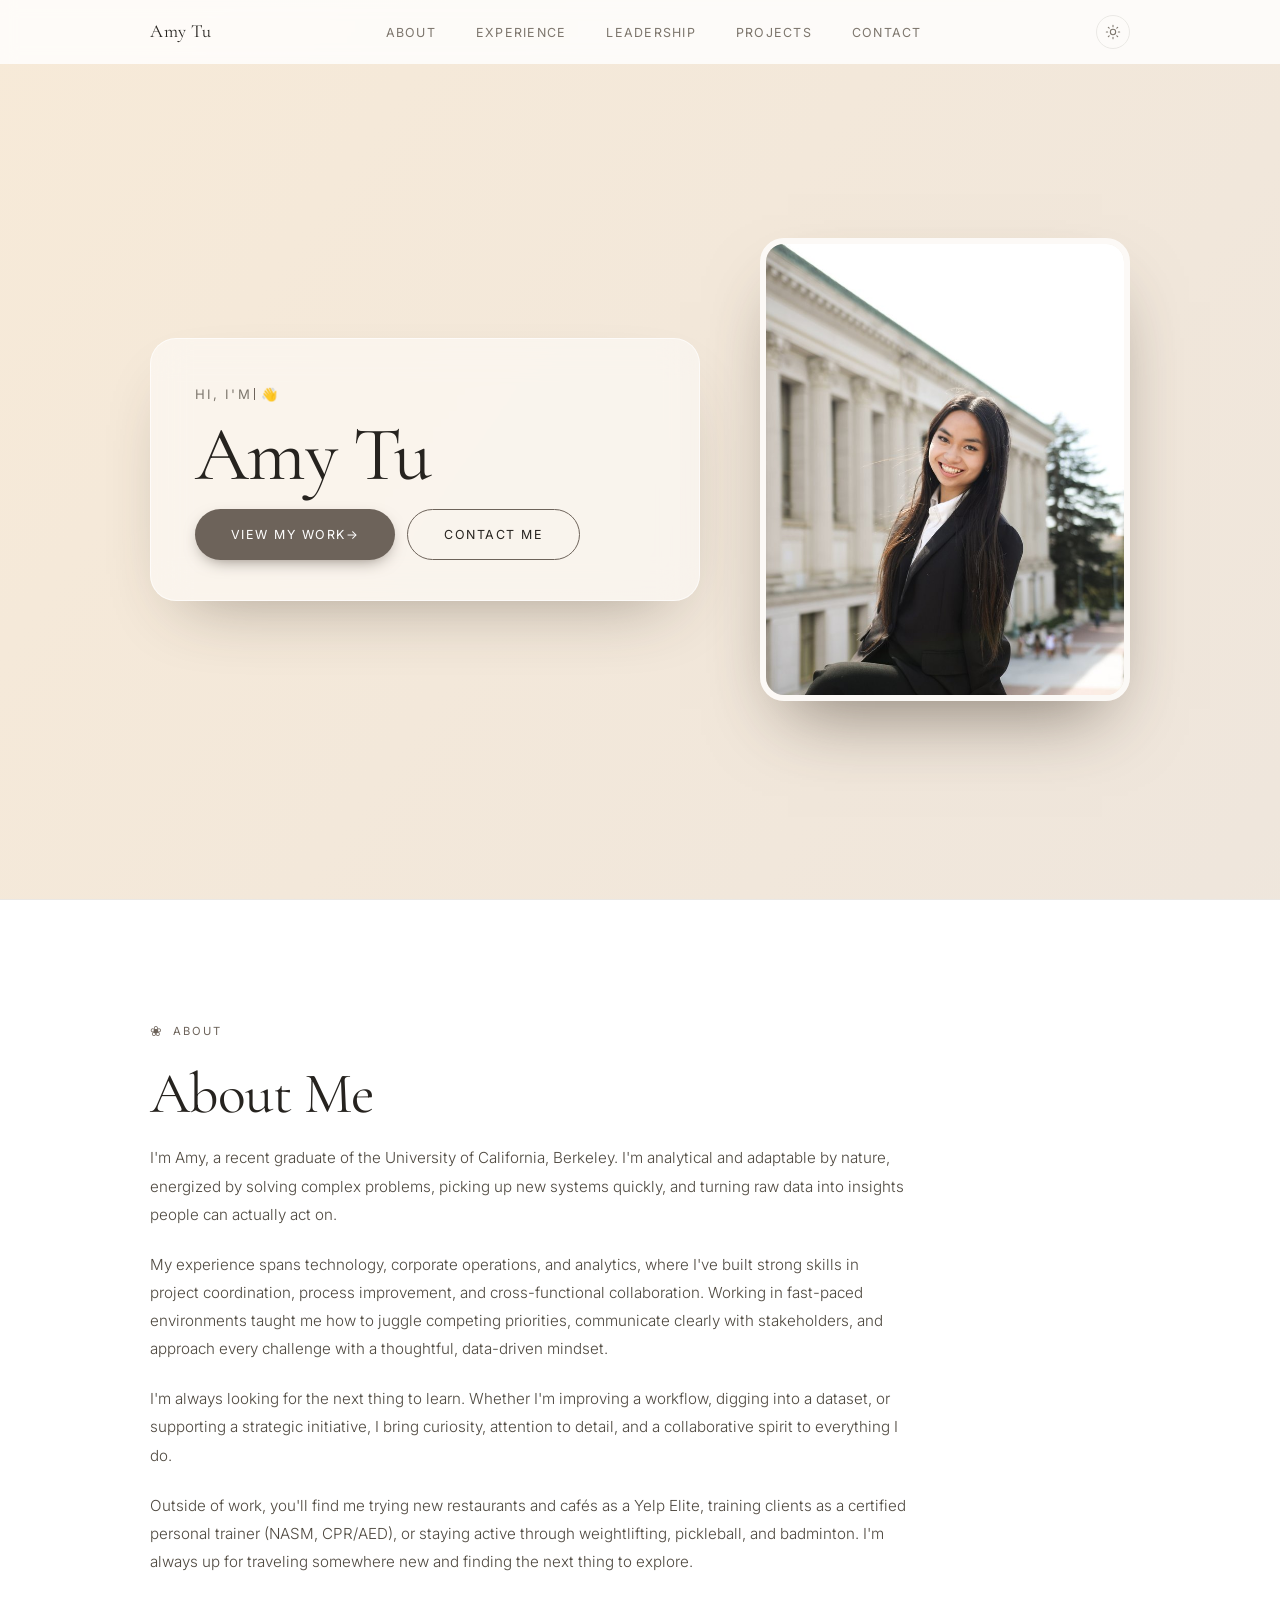
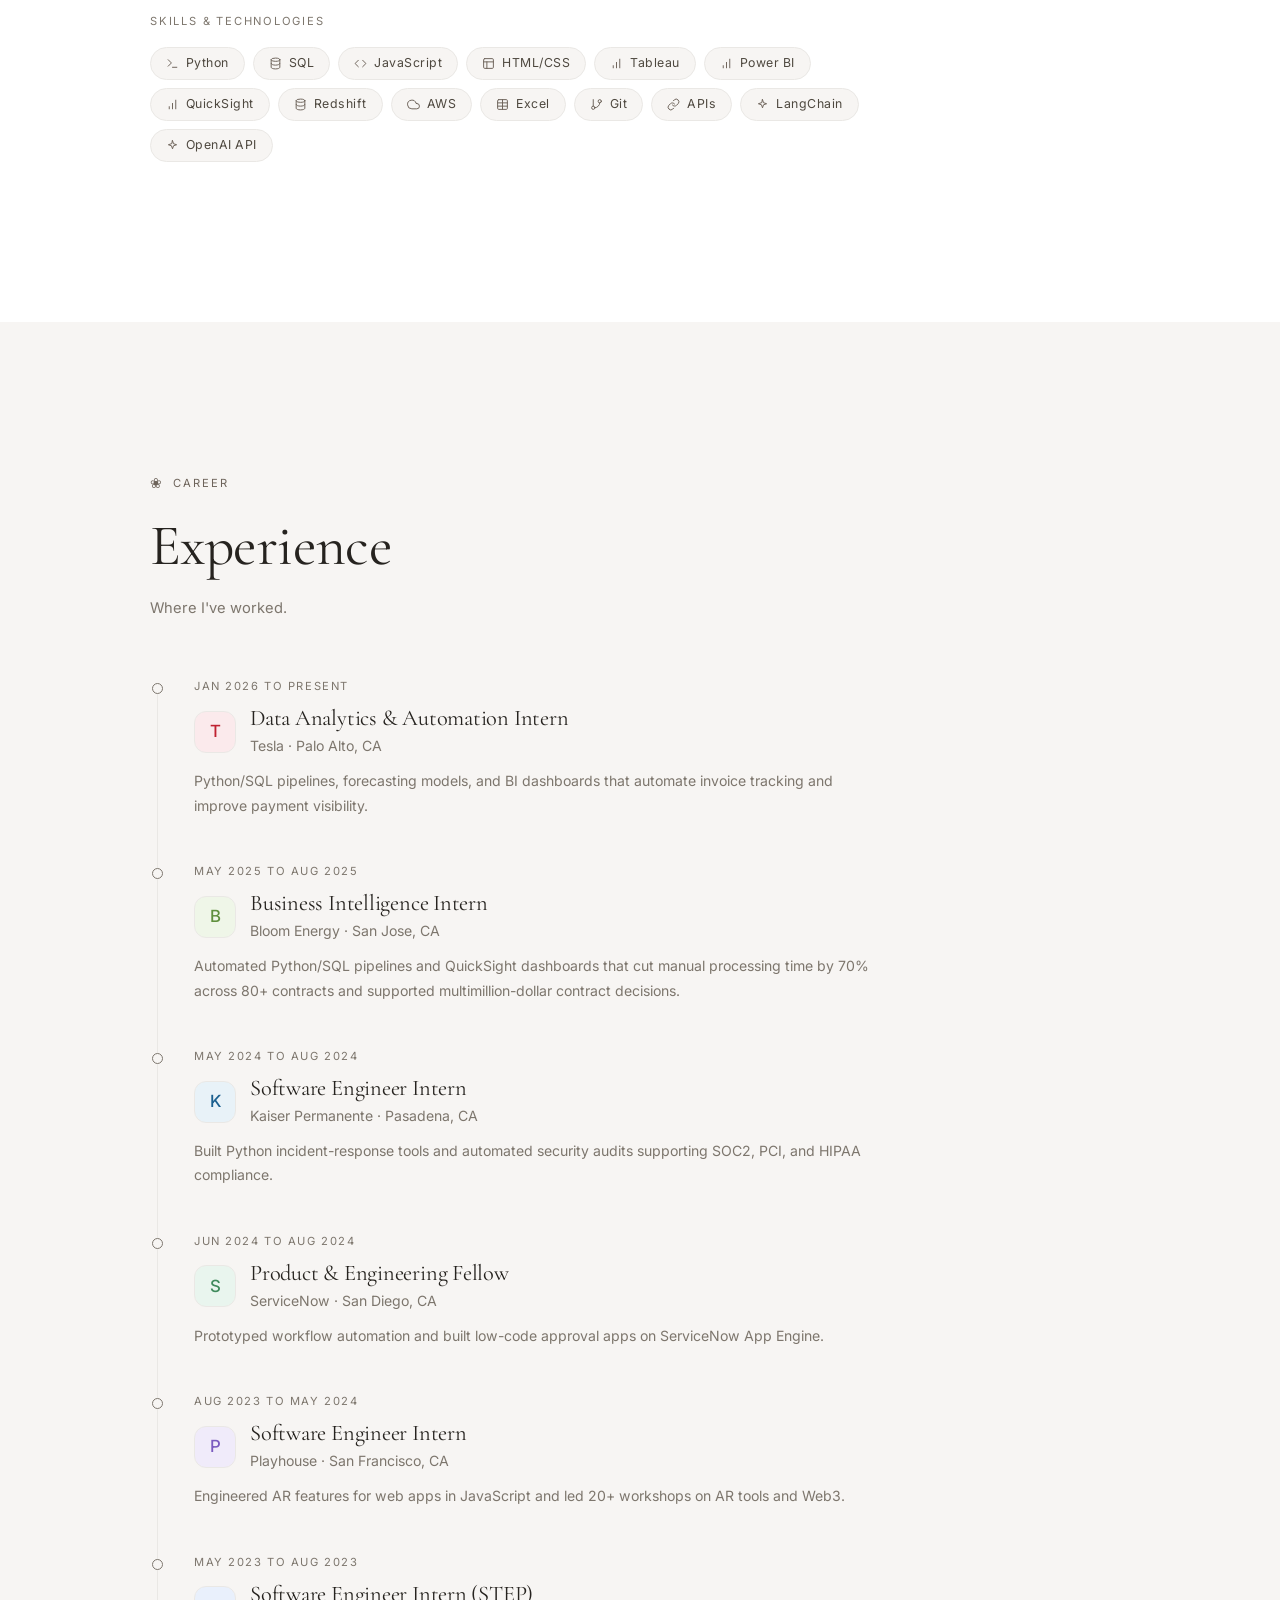
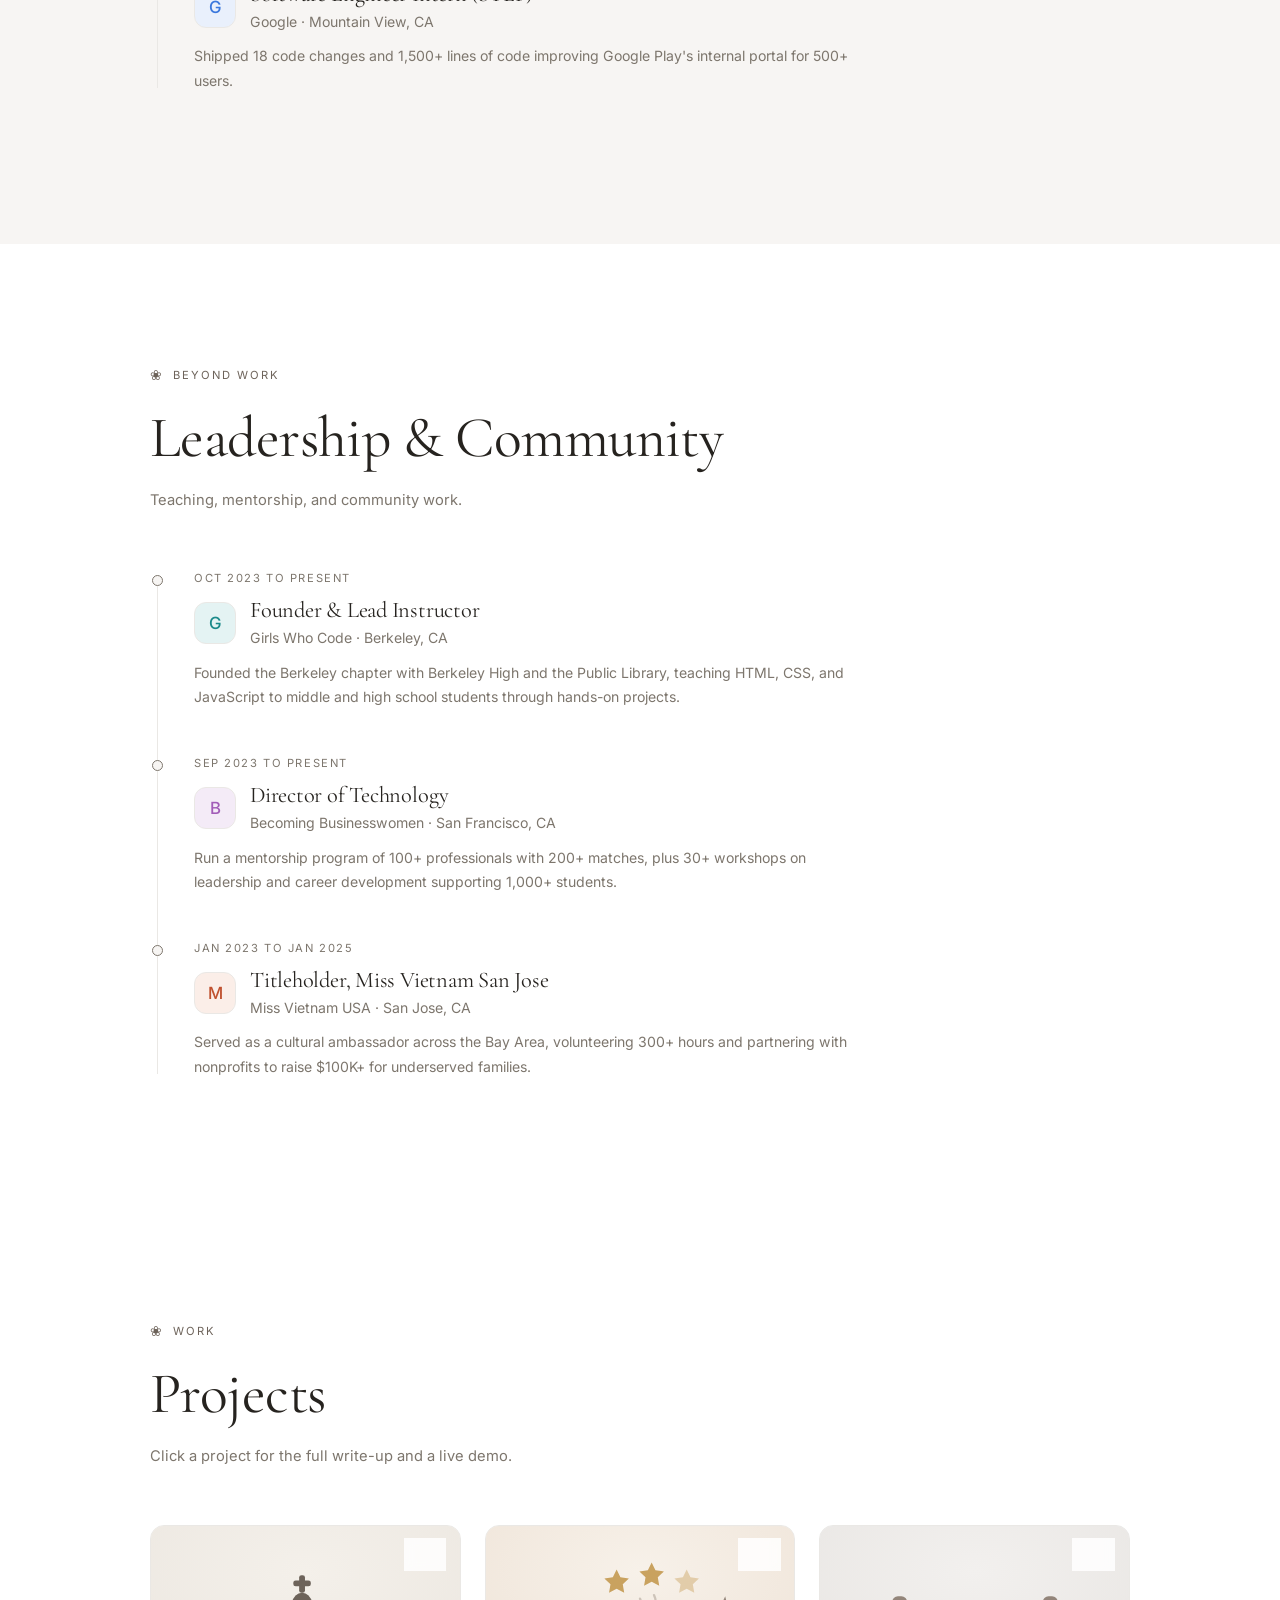
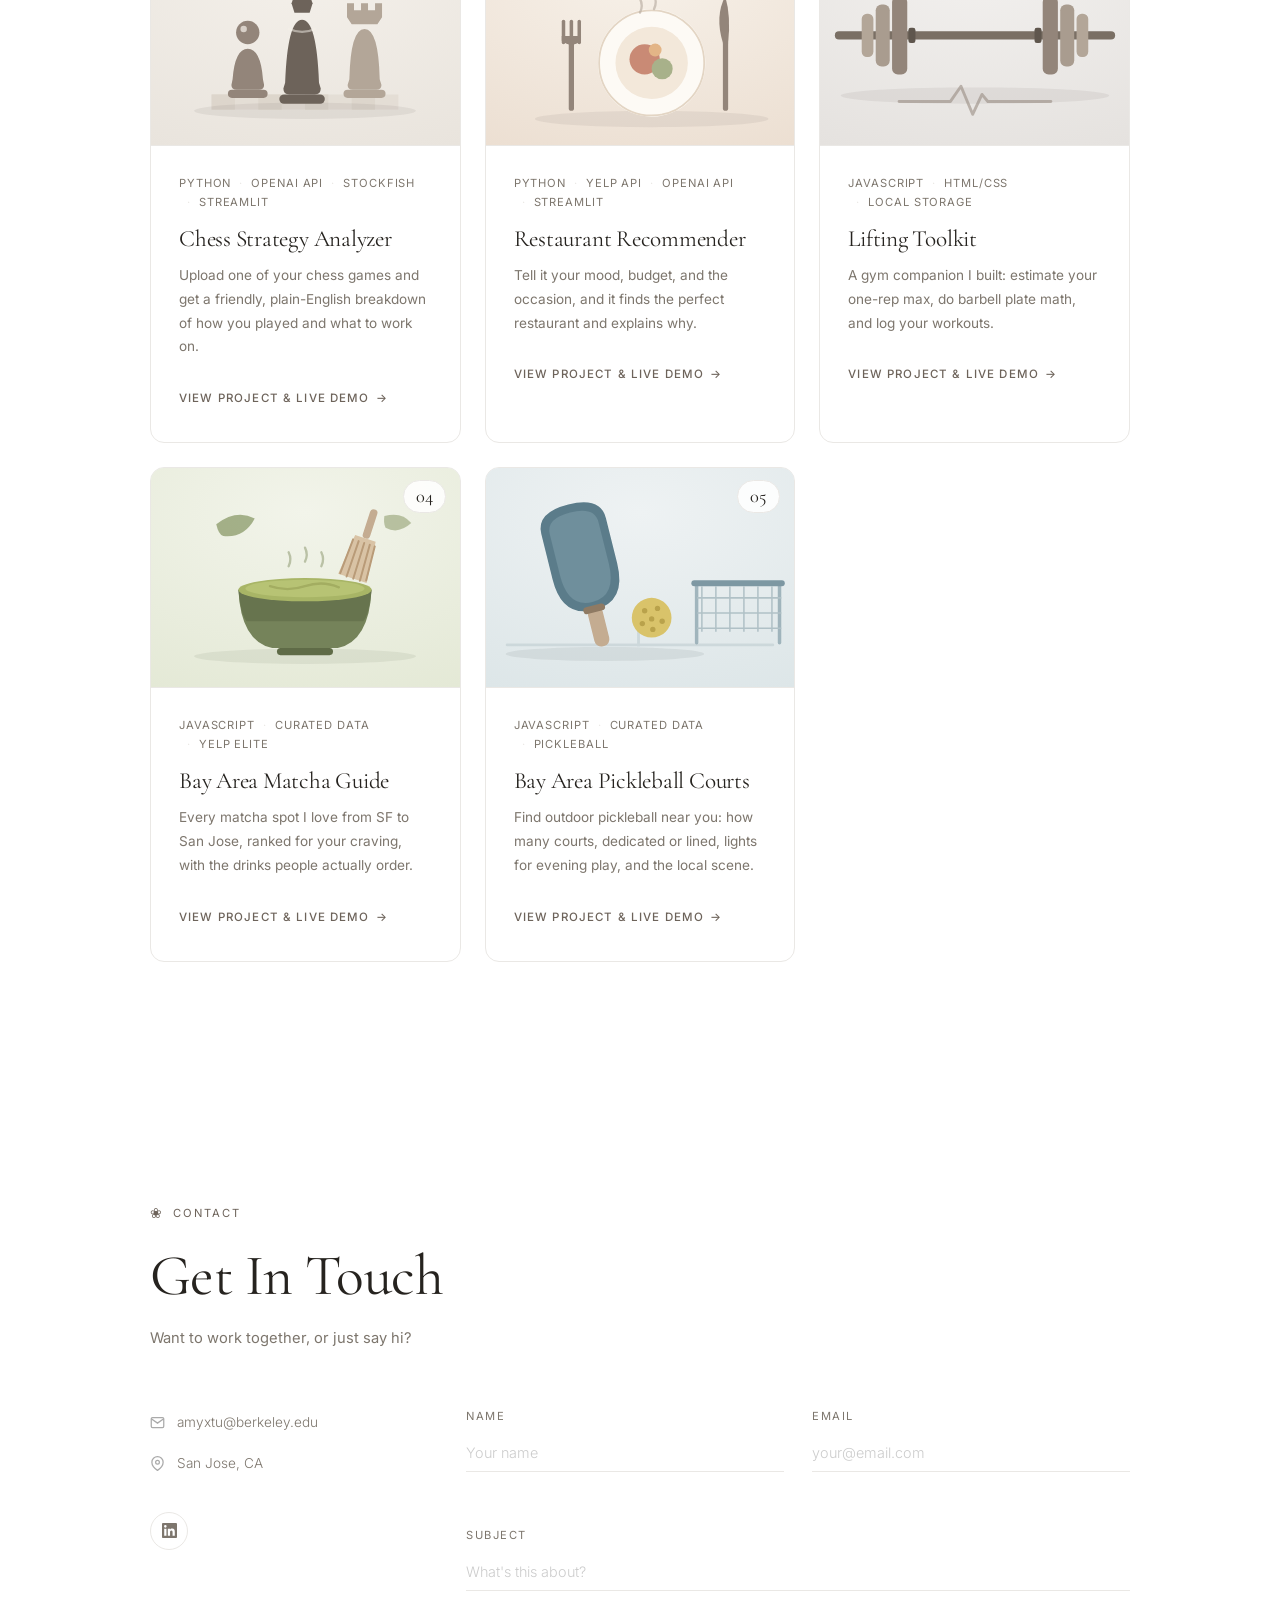
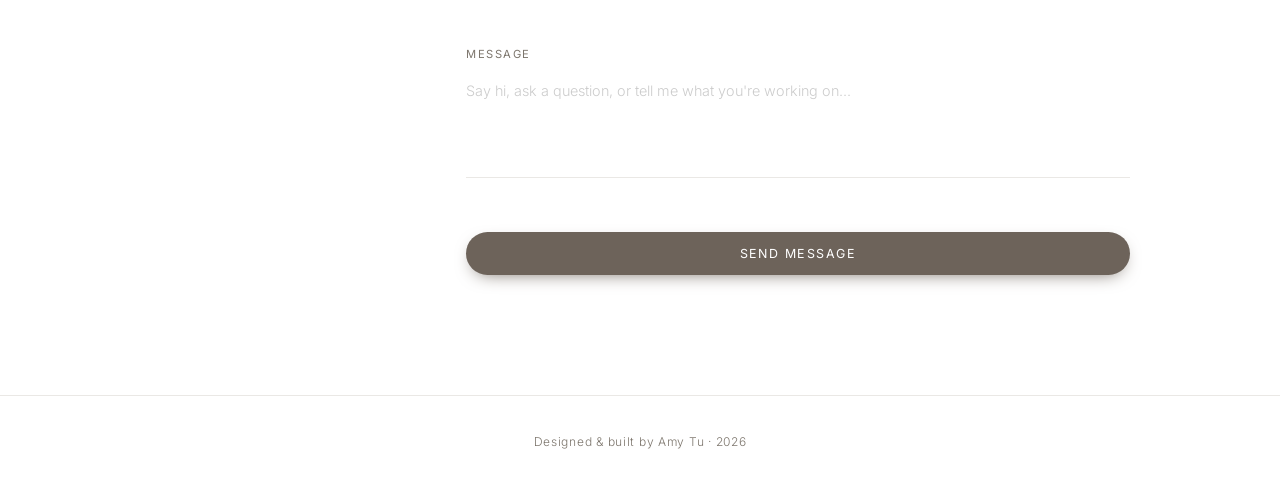
<file: index.html>
<!DOCTYPE html>
<html lang="en">
<head>
  <meta charset="UTF-8" />
  <meta name="viewport" content="width=device-width, initial-scale=1.0" />

  <!-- Primary Meta -->
  <title>Amy Tu · Data &amp; Engineering · University of California, Berkeley '26</title>
  <meta name="description" content="Amy Tu is a University of California, Berkeley graduate building data-driven solutions. Portfolio, experience, and projects across data engineering, automation, and AI." />
  <meta name="author" content="Amy Tu" />
  <meta name="keywords" content="Amy Tu, data analyst, data engineering, University of California Berkeley, portfolio, Python, SQL, Tesla, data science" />
  <link rel="canonical" href="https://amyxtu.github.io/" />
  <meta name="theme-color" content="#6d635a" />

  <!-- Open Graph / Facebook / LinkedIn -->
  <meta property="og:type" content="website" />
  <meta property="og:url" content="https://amyxtu.github.io/" />
  <meta property="og:title" content="Amy Tu · Data &amp; Engineering · University of California, Berkeley '26" />
  <meta property="og:description" content="Building data-driven solutions at the intersection of tech and business." />
  <meta property="og:image" content="https://amyxtu.github.io/Tu,%20Amy_Headshot.jpeg" />
  <meta property="og:image:alt" content="Amy Tu" />

  <!-- Twitter -->
  <meta name="twitter:card" content="summary_large_image" />
  <meta name="twitter:title" content="Amy Tu · Data &amp; Engineering · University of California, Berkeley '26" />
  <meta name="twitter:description" content="Building data-driven solutions at the intersection of tech and business." />
  <meta name="twitter:image" content="https://amyxtu.github.io/Tu,%20Amy_Headshot.jpeg" />

  <!-- Icons / Manifest -->
  <link rel="icon" href="favicon.svg" type="image/svg+xml" />
  <link rel="apple-touch-icon" href="favicon.svg" />
  <link rel="manifest" href="site.webmanifest" />

  <!-- Set theme before paint to avoid a flash -->
  <script>
    (function () {
      try {
        var saved = localStorage.getItem('theme');
        var prefersDark = window.matchMedia('(prefers-color-scheme: dark)').matches;
        var theme = saved || (prefersDark ? 'dark' : 'light');
        document.documentElement.setAttribute('data-theme', theme);
      } catch (e) {}
    })();
  </script>

  <link rel="stylesheet" href="styles.css" />
  <link rel="preconnect" href="https://fonts.googleapis.com" />
  <link rel="preconnect" href="https://fonts.gstatic.com" crossorigin />
  <link href="https://fonts.googleapis.com/css2?family=Cormorant+Garamond:wght@300;400&family=Inter:wght@300;400;500&display=swap" rel="stylesheet" />

  <!-- Structured data for search engines -->
  <script type="application/ld+json">
  {
    "@context": "https://schema.org",
    "@type": "Person",
    "name": "Amy Tu",
    "url": "https://amyxtu.github.io/",
    "image": "https://amyxtu.github.io/Tu,%20Amy_Headshot.jpeg",
    "jobTitle": "Data Analytics & Automation Intern",
    "worksFor": { "@type": "Organization", "name": "Tesla" },
    "alumniOf": { "@type": "CollegeOrUniversity", "name": "University of California, Berkeley" },
    "email": "mailto:amyxtu@berkeley.edu",
    "sameAs": [
      "https://linkedin.com/in/amyxtu"
    ]
  }
  </script>
</head>
<body>

  <!-- Navigation -->
  <nav id="navbar">
    <div class="nav-inner">
      <a class="nav-logo" href="#hero">Amy Tu</a>
      <ul class="nav-links">
        <li><a href="#about">About</a></li>
        <li><a href="#experience">Experience</a></li>
        <li><a href="#leadership">Leadership</a></li>
        <li><a href="#projects">Projects</a></li>
        <li><a href="#contact">Contact</a></li>
      </ul>
      <div class="nav-actions">
        <button class="theme-toggle" id="theme-toggle" aria-label="Toggle dark mode" title="Toggle theme">
          <svg class="icon-sun" viewBox="0 0 24 24" fill="none" stroke="currentColor" stroke-width="1.6" stroke-linecap="round"><circle cx="12" cy="12" r="4"/><path d="M12 2v2M12 20v2M4.93 4.93l1.41 1.41M17.66 17.66l1.41 1.41M2 12h2M20 12h2M6.34 17.66l-1.41 1.41M19.07 4.93l-1.41 1.41"/></svg>
          <svg class="icon-moon" viewBox="0 0 24 24" fill="none" stroke="currentColor" stroke-width="1.6" stroke-linecap="round" stroke-linejoin="round"><path d="M21 12.79A9 9 0 1111.21 3 7 7 0 0021 12.79z"/></svg>
        </button>
        <button class="nav-toggle" aria-label="Toggle menu">
          <span></span><span></span><span></span>
        </button>
      </div>
    </div>
  </nav>

  <!-- Hero / Landing -->
  <section id="hero">
    <div class="hero-inner">
      <div class="hero-card">
        <p class="hero-greeting"><span id="typed" aria-label="hi, i'm"></span><span class="caret" aria-hidden="true"></span> <span class="wave" aria-hidden="true">👋</span></p>
        <h1 class="hero-name">Amy Tu</h1>
        <div class="hero-cta">
          <a href="#projects" class="btn btn-primary">View My Work <span aria-hidden="true">&rarr;</span></a>
          <a href="#contact" class="btn btn-secondary">Contact Me</a>
        </div>
      </div>
      <div class="hero-portrait">
        <img src="Tu, Amy_Headshot.jpeg" alt="Amy Tu" width="640" height="800" />
      </div>
    </div>
  </section>

  <!-- About -->
  <section id="about">
    <div class="container">
      <span class="section-label">About</span>
      <h2 class="section-title">About Me</h2>
      <div class="about-grid">
        <div class="about-text">
          <p>
            I'm Amy, a recent graduate of the University of California, Berkeley. I'm analytical and
            adaptable by nature, energized by solving complex problems, picking up new systems quickly, and
            turning raw data into insights people can actually act on.
          </p>
          <p>
            My experience spans technology, corporate operations, and analytics, where I've built strong
            skills in project coordination, process improvement, and cross-functional collaboration.
            Working in fast-paced environments taught me how to juggle competing priorities, communicate
            clearly with stakeholders, and approach every challenge with a thoughtful, data-driven mindset.
          </p>
          <p>
            I'm always looking for the next thing to learn. Whether I'm improving a workflow, digging into
            a dataset, or supporting a strategic initiative, I bring curiosity, attention to detail, and a
            collaborative spirit to everything I do.
          </p>
          <p>
            Outside of work, you'll find me trying new restaurants and cafés as a Yelp Elite, training
            clients as a certified personal trainer (NASM, CPR/AED), or staying active through
            weightlifting, pickleball, and badminton. I'm always up for traveling somewhere new and finding
            the next thing to explore.
          </p>
          <div class="skills">
            <h3>Skills &amp; Technologies</h3>
            <ul class="skill-tags">
              <li><svg viewBox="0 0 24 24" fill="none" stroke="currentColor" stroke-width="1.8" stroke-linecap="round" stroke-linejoin="round" aria-hidden="true"><polyline points="4 17 10 11 4 5"/><line x1="12" y1="19" x2="20" y2="19"/></svg>Python</li>
              <li><svg viewBox="0 0 24 24" fill="none" stroke="currentColor" stroke-width="1.8" stroke-linecap="round" stroke-linejoin="round" aria-hidden="true"><ellipse cx="12" cy="5" rx="8" ry="3"/><path d="M4 5v14c0 1.66 3.58 3 8 3s8-1.34 8-3V5"/><path d="M4 12c0 1.66 3.58 3 8 3s8-1.34 8-3"/></svg>SQL</li>
              <li><svg viewBox="0 0 24 24" fill="none" stroke="currentColor" stroke-width="1.8" stroke-linecap="round" stroke-linejoin="round" aria-hidden="true"><polyline points="16 18 22 12 16 6"/><polyline points="8 6 2 12 8 18"/></svg>JavaScript</li>
              <li><svg viewBox="0 0 24 24" fill="none" stroke="currentColor" stroke-width="1.8" stroke-linecap="round" stroke-linejoin="round" aria-hidden="true"><rect x="3" y="3" width="18" height="18" rx="2"/><line x1="3" y1="9" x2="21" y2="9"/><line x1="9" y1="21" x2="9" y2="9"/></svg>HTML/CSS</li>
              <li><svg viewBox="0 0 24 24" fill="none" stroke="currentColor" stroke-width="1.8" stroke-linecap="round" stroke-linejoin="round" aria-hidden="true"><line x1="6" y1="20" x2="6" y2="16"/><line x1="12" y1="20" x2="12" y2="10"/><line x1="18" y1="20" x2="18" y2="4"/></svg>Tableau</li>
              <li><svg viewBox="0 0 24 24" fill="none" stroke="currentColor" stroke-width="1.8" stroke-linecap="round" stroke-linejoin="round" aria-hidden="true"><line x1="6" y1="20" x2="6" y2="16"/><line x1="12" y1="20" x2="12" y2="10"/><line x1="18" y1="20" x2="18" y2="4"/></svg>Power BI</li>
              <li><svg viewBox="0 0 24 24" fill="none" stroke="currentColor" stroke-width="1.8" stroke-linecap="round" stroke-linejoin="round" aria-hidden="true"><line x1="6" y1="20" x2="6" y2="16"/><line x1="12" y1="20" x2="12" y2="10"/><line x1="18" y1="20" x2="18" y2="4"/></svg>QuickSight</li>
              <li><svg viewBox="0 0 24 24" fill="none" stroke="currentColor" stroke-width="1.8" stroke-linecap="round" stroke-linejoin="round" aria-hidden="true"><ellipse cx="12" cy="5" rx="8" ry="3"/><path d="M4 5v14c0 1.66 3.58 3 8 3s8-1.34 8-3V5"/><path d="M4 12c0 1.66 3.58 3 8 3s8-1.34 8-3"/></svg>Redshift</li>
              <li><svg viewBox="0 0 24 24" fill="none" stroke="currentColor" stroke-width="1.8" stroke-linecap="round" stroke-linejoin="round" aria-hidden="true"><path d="M18 10h-1.26A8 8 0 109 20h9a5 5 0 000-10z"/></svg>AWS</li>
              <li><svg viewBox="0 0 24 24" fill="none" stroke="currentColor" stroke-width="1.8" stroke-linecap="round" stroke-linejoin="round" aria-hidden="true"><rect x="3" y="3" width="18" height="18" rx="2"/><line x1="3" y1="9" x2="21" y2="9"/><line x1="3" y1="15" x2="21" y2="15"/><line x1="12" y1="3" x2="12" y2="21"/></svg>Excel</li>
              <li><svg viewBox="0 0 24 24" fill="none" stroke="currentColor" stroke-width="1.8" stroke-linecap="round" stroke-linejoin="round" aria-hidden="true"><line x1="6" y1="3" x2="6" y2="15"/><circle cx="18" cy="6" r="3"/><circle cx="6" cy="18" r="3"/><path d="M18 9a9 9 0 01-9 9"/></svg>Git</li>
              <li><svg viewBox="0 0 24 24" fill="none" stroke="currentColor" stroke-width="1.8" stroke-linecap="round" stroke-linejoin="round" aria-hidden="true"><path d="M10 13a5 5 0 007.54.54l3-3a5 5 0 00-7.07-7.07l-1.72 1.71"/><path d="M14 11a5 5 0 00-7.54-.54l-3 3a5 5 0 007.07 7.07l1.71-1.71"/></svg>APIs</li>
              <li><svg viewBox="0 0 24 24" fill="none" stroke="currentColor" stroke-width="1.8" stroke-linecap="round" stroke-linejoin="round" aria-hidden="true"><path d="M12 3l1.9 5.7 5.7 1.9-5.7 1.9L12 18.2l-1.9-5.7L4.4 10.6l5.7-1.9z"/></svg>LangChain</li>
              <li><svg viewBox="0 0 24 24" fill="none" stroke="currentColor" stroke-width="1.8" stroke-linecap="round" stroke-linejoin="round" aria-hidden="true"><path d="M12 3l1.9 5.7 5.7 1.9-5.7 1.9L12 18.2l-1.9-5.7L4.4 10.6l5.7-1.9z"/></svg>OpenAI API</li>
            </ul>
          </div>
        </div>
      </div>
    </div>
  </section>

  <!-- Experience -->
  <section id="experience">
    <div class="container">
      <span class="section-label">Career</span>
      <h2 class="section-title">Experience</h2>
      <p class="section-sub">Where I've worked.</p>

      <ol class="timeline">
        <li class="timeline-item">
          <span class="timeline-date">Jan 2026 to Present</span>
          <div class="timeline-body">
            <div class="timeline-head">
              <span class="timeline-logo" style="--logo-fg:#c02231;--logo-bg:#fbeaec" aria-hidden="true">T</span>
              <div>
                <h3>Data Analytics &amp; Automation Intern</h3>
                <p class="timeline-org">Tesla · Palo Alto, CA</p>
              </div>
            </div>
            <p>Python/SQL pipelines, forecasting models, and BI dashboards that automate invoice tracking and improve payment visibility.</p>
          </div>
        </li>
        <li class="timeline-item">
          <span class="timeline-date">May 2025 to Aug 2025</span>
          <div class="timeline-body">
            <div class="timeline-head">
              <span class="timeline-logo" style="--logo-fg:#5f8f3d;--logo-bg:#eff6e8" aria-hidden="true">B</span>
              <div>
                <h3>Business Intelligence Intern</h3>
                <p class="timeline-org">Bloom Energy · San Jose, CA</p>
              </div>
            </div>
            <p>Automated Python/SQL pipelines and QuickSight dashboards that cut manual processing time by 70% across 80+ contracts and supported multimillion-dollar contract decisions.</p>
          </div>
        </li>
        <li class="timeline-item">
          <span class="timeline-date">May 2024 to Aug 2024</span>
          <div class="timeline-body">
            <div class="timeline-head">
              <span class="timeline-logo" style="--logo-fg:#1a5f8f;--logo-bg:#e8f2f8" aria-hidden="true">K</span>
              <div>
                <h3>Software Engineer Intern</h3>
                <p class="timeline-org">Kaiser Permanente · Pasadena, CA</p>
              </div>
            </div>
            <p>Built Python incident-response tools and automated security audits supporting SOC2, PCI, and HIPAA compliance.</p>
          </div>
        </li>
        <li class="timeline-item">
          <span class="timeline-date">Jun 2024 to Aug 2024</span>
          <div class="timeline-body">
            <div class="timeline-head">
              <span class="timeline-logo" style="--logo-fg:#3f8a5c;--logo-bg:#e9f5ee" aria-hidden="true">S</span>
              <div>
                <h3>Product &amp; Engineering Fellow</h3>
                <p class="timeline-org">ServiceNow · San Diego, CA</p>
              </div>
            </div>
            <p>Prototyped workflow automation and built low-code approval apps on ServiceNow App Engine.</p>
          </div>
        </li>
        <li class="timeline-item">
          <span class="timeline-date">Aug 2023 to May 2024</span>
          <div class="timeline-body">
            <div class="timeline-head">
              <span class="timeline-logo" style="--logo-fg:#7a5bbf;--logo-bg:#f0ebfa" aria-hidden="true">P</span>
              <div>
                <h3>Software Engineer Intern</h3>
                <p class="timeline-org">Playhouse · San Francisco, CA</p>
              </div>
            </div>
            <p>Engineered AR features for web apps in JavaScript and led 20+ workshops on AR tools and Web3.</p>
          </div>
        </li>
        <li class="timeline-item">
          <span class="timeline-date">May 2023 to Aug 2023</span>
          <div class="timeline-body">
            <div class="timeline-head">
              <span class="timeline-logo" style="--logo-fg:#3b78dd;--logo-bg:#e9f0fc" aria-hidden="true">G</span>
              <div>
                <h3>Software Engineer Intern (STEP)</h3>
                <p class="timeline-org">Google · Mountain View, CA</p>
              </div>
            </div>
            <p>Shipped 18 code changes and 1,500+ lines of code improving Google Play's internal portal for 500+ users.</p>
          </div>
        </li>
      </ol>
    </div>
  </section>

  <!-- Leadership & Community -->
  <section id="leadership">
    <div class="container">
      <span class="section-label">Beyond Work</span>
      <h2 class="section-title">Leadership &amp; Community</h2>
      <p class="section-sub">Teaching, mentorship, and community work.</p>

      <ol class="timeline">
        <li class="timeline-item">
          <span class="timeline-date">Oct 2023 to Present</span>
          <div class="timeline-body">
            <div class="timeline-head">
              <span class="timeline-logo" style="--logo-fg:#1b8a8a;--logo-bg:#e4f3f3" aria-hidden="true">G</span>
              <div>
                <h3>Founder &amp; Lead Instructor</h3>
                <p class="timeline-org">Girls Who Code · Berkeley, CA</p>
              </div>
            </div>
            <p>Founded the Berkeley chapter with Berkeley High and the Public Library, teaching HTML, CSS, and JavaScript to middle and high school students through hands-on projects.</p>
          </div>
        </li>
        <li class="timeline-item">
          <span class="timeline-date">Sep 2023 to Present</span>
          <div class="timeline-body">
            <div class="timeline-head">
              <span class="timeline-logo" style="--logo-fg:#a25db8;--logo-bg:#f4ebf7" aria-hidden="true">B</span>
              <div>
                <h3>Director of Technology</h3>
                <p class="timeline-org">Becoming Businesswomen · San Francisco, CA</p>
              </div>
            </div>
            <p>Run a mentorship program of 100+ professionals with 200+ matches, plus 30+ workshops on leadership and career development supporting 1,000+ students.</p>
          </div>
        </li>
        <li class="timeline-item">
          <span class="timeline-date">Jan 2023 to Jan 2025</span>
          <div class="timeline-body">
            <div class="timeline-head">
              <span class="timeline-logo" style="--logo-fg:#c0512f;--logo-bg:#fbeee8" aria-hidden="true">M</span>
              <div>
                <h3>Titleholder, Miss Vietnam San Jose</h3>
                <p class="timeline-org">Miss Vietnam USA · San Jose, CA</p>
              </div>
            </div>
            <p>Served as a cultural ambassador across the Bay Area, volunteering 300+ hours and partnering with nonprofits to raise $100K+ for underserved families.</p>
          </div>
        </li>
      </ol>
    </div>
  </section>

  <!-- Projects -->
  <section id="projects">
    <div class="container">
      <span class="section-label">Work</span>
      <h2 class="section-title">Projects</h2>
      <p class="section-sub">Click a project for the full write-up and a live demo.</p>
      <div class="projects-grid">

        <a class="project-card" href="projects/chess-strategy-analyzer/">
          <div class="project-img project-img-1">
            <img src="assets/covers/chess.svg" alt="Chess pieces illustration" loading="lazy" width="620" height="376" />
            <span class="project-index">01</span>
          </div>
          <div class="project-body">
            <div class="project-tags"><span>Python</span><span>OpenAI API</span><span>Stockfish</span><span>Streamlit</span></div>
            <h3>Chess Strategy Analyzer</h3>
            <p>Upload one of your chess games and get a friendly, plain-English breakdown of how you played and what to work on.</p>
            <span class="project-more">View project &amp; live demo <span aria-hidden="true">&rarr;</span></span>
          </div>
        </a>

        <a class="project-card" href="projects/restaurant-recommender/">
          <div class="project-img project-img-2">
            <img src="assets/covers/restaurant.svg" alt="Plated dish with cutlery illustration" loading="lazy" width="620" height="376" />
            <span class="project-index">02</span>
          </div>
          <div class="project-body">
            <div class="project-tags"><span>Python</span><span>Yelp API</span><span>OpenAI API</span><span>Streamlit</span></div>
            <h3>Restaurant Recommender</h3>
            <p>Tell it your mood, budget, and the occasion, and it finds the perfect restaurant and explains why.</p>
            <span class="project-more">View project &amp; live demo <span aria-hidden="true">&rarr;</span></span>
          </div>
        </a>

        <a class="project-card" href="projects/lifting-toolkit/">
          <div class="project-img project-img-3">
            <img src="assets/covers/fitness.svg" alt="Loaded barbell illustration" loading="lazy" width="620" height="376" />
            <span class="project-index">03</span>
          </div>
          <div class="project-body">
            <div class="project-tags"><span>JavaScript</span><span>HTML/CSS</span><span>Local Storage</span></div>
            <h3>Lifting Toolkit</h3>
            <p>A gym companion I built: estimate your one-rep max, do barbell plate math, and log your workouts.</p>
            <span class="project-more">View project &amp; live demo <span aria-hidden="true">&rarr;</span></span>
          </div>
        </a>

        <a class="project-card" href="projects/matcha-guide/">
          <div class="project-img project-img-4">
            <img src="assets/covers/matcha.svg" alt="Matcha bowl and whisk illustration" loading="lazy" width="620" height="376" />
            <span class="project-index">04</span>
          </div>
          <div class="project-body">
            <div class="project-tags"><span>JavaScript</span><span>Curated Data</span><span>Yelp Elite</span></div>
            <h3>Bay Area Matcha Guide</h3>
            <p>Every matcha spot I love from SF to San Jose, ranked for your craving, with the drinks people actually order.</p>
            <span class="project-more">View project &amp; live demo <span aria-hidden="true">&rarr;</span></span>
          </div>
        </a>

        <a class="project-card" href="projects/pickleball-courts/">
          <div class="project-img project-img-5">
            <img src="assets/covers/pickleball.svg" alt="Pickleball paddle, ball, and net illustration" loading="lazy" width="620" height="376" />
            <span class="project-index">05</span>
          </div>
          <div class="project-body">
            <div class="project-tags"><span>JavaScript</span><span>Curated Data</span><span>Pickleball</span></div>
            <h3>Bay Area Pickleball Courts</h3>
            <p>Find outdoor pickleball near you: how many courts, dedicated or lined, lights for evening play, and the local scene.</p>
            <span class="project-more">View project &amp; live demo <span aria-hidden="true">&rarr;</span></span>
          </div>
        </a>

      </div>
    </div>
  </section>

  <!-- Contact -->
  <section id="contact">
    <div class="container">
      <span class="section-label">Contact</span>
      <h2 class="section-title">Get In Touch</h2>
      <p class="section-sub">Want to work together, or just say hi?</p>
      <div class="contact-grid">
        <div class="contact-info">
          <div class="contact-item">
            <svg viewBox="0 0 24 24" fill="none" stroke="currentColor" stroke-width="2"><path d="M4 4h16c1.1 0 2 .9 2 2v12c0 1.1-.9 2-2 2H4c-1.1 0-2-.9-2-2V6c0-1.1.9-2 2-2z"/><polyline points="22,6 12,13 2,6"/></svg>
            <span>amyxtu@berkeley.edu</span>
          </div>
          <div class="contact-item">
            <svg viewBox="0 0 24 24" fill="none" stroke="currentColor" stroke-width="2"><path d="M21 10c0 7-9 13-9 13s-9-6-9-13a9 9 0 0118 0z"/><circle cx="12" cy="10" r="3"/></svg>
            <span>San Jose, CA</span>
          </div>
          <div class="social-links">
            <a href="https://linkedin.com/in/amyxtu" target="_blank" rel="noopener" aria-label="LinkedIn">
              <svg viewBox="0 0 24 24" fill="currentColor"><path d="M20.447 20.452h-3.554v-5.569c0-1.328-.027-3.037-1.852-3.037-1.853 0-2.136 1.445-2.136 2.939v5.667H9.351V9h3.414v1.561h.046c.477-.9 1.637-1.85 3.37-1.85 3.601 0 4.267 2.37 4.267 5.455v6.286zM5.337 7.433a2.062 2.062 0 01-2.063-2.065 2.064 2.064 0 112.063 2.065zm1.782 13.019H3.555V9h3.564v11.452zM22.225 0H1.771C.792 0 0 .774 0 1.729v20.542C0 23.227.792 24 1.771 24h20.451C23.2 24 24 23.227 24 22.271V1.729C24 .774 23.2 0 22.222 0h.003z"/></svg>
            </a>
          </div>
        </div>

        <!-- Posts to Web3Forms; submissions are delivered to amyxtu@berkeley.edu. -->
        <form id="contact-form" class="contact-form" action="https://api.web3forms.com/submit" method="POST" novalidate>
          <input type="hidden" name="access_key" value="b2eb6177-5ddb-4076-8208-c4657b9f189f" />
          <input type="hidden" name="subject" value="New message from your portfolio site" />
          <input type="hidden" name="from_name" value="amyxtu.github.io" />
          <input type="checkbox" name="botcheck" class="hidden" style="display:none" aria-hidden="true" tabindex="-1" />
          <div class="form-row">
            <div class="form-group">
              <label for="name">Name</label>
              <input type="text" id="name" name="name" placeholder="Your name" required />
              <span class="form-error" id="name-error"></span>
            </div>
            <div class="form-group">
              <label for="email">Email</label>
              <input type="email" id="email" name="email" placeholder="your@email.com" required />
              <span class="form-error" id="email-error"></span>
            </div>
          </div>
          <div class="form-group">
            <label for="subject">Subject</label>
            <input type="text" id="subject" name="user_subject" placeholder="What's this about?" required />
            <span class="form-error" id="subject-error"></span>
          </div>
          <div class="form-group">
            <label for="message">Message</label>
            <textarea id="message" name="message" rows="5" placeholder="Say hi, ask a question, or tell me what you're working on..." required></textarea>
            <span class="form-error" id="message-error"></span>
          </div>
          <button type="submit" class="btn btn-primary btn-full" id="submit-btn">
            <span class="btn-text">Send Message</span>
            <span class="btn-sending" hidden>Sending...</span>
          </button>
          <p class="form-success" id="form-success" hidden>
            Thanks for reaching out! I'll get back to you within 1-2 business days.
          </p>
          <p class="form-fail" id="form-fail" hidden>
            Something went wrong. Please email me directly at
            <a href="mailto:amyxtu@berkeley.edu">amyxtu@berkeley.edu</a>.
          </p>
        </form>
      </div>
    </div>
  </section>

  <!-- Footer -->
  <footer>
    <p>Designed &amp; built by Amy Tu · <span id="year"></span></p>
  </footer>

  <script src="script.js"></script>
</body>
</html>
</file>
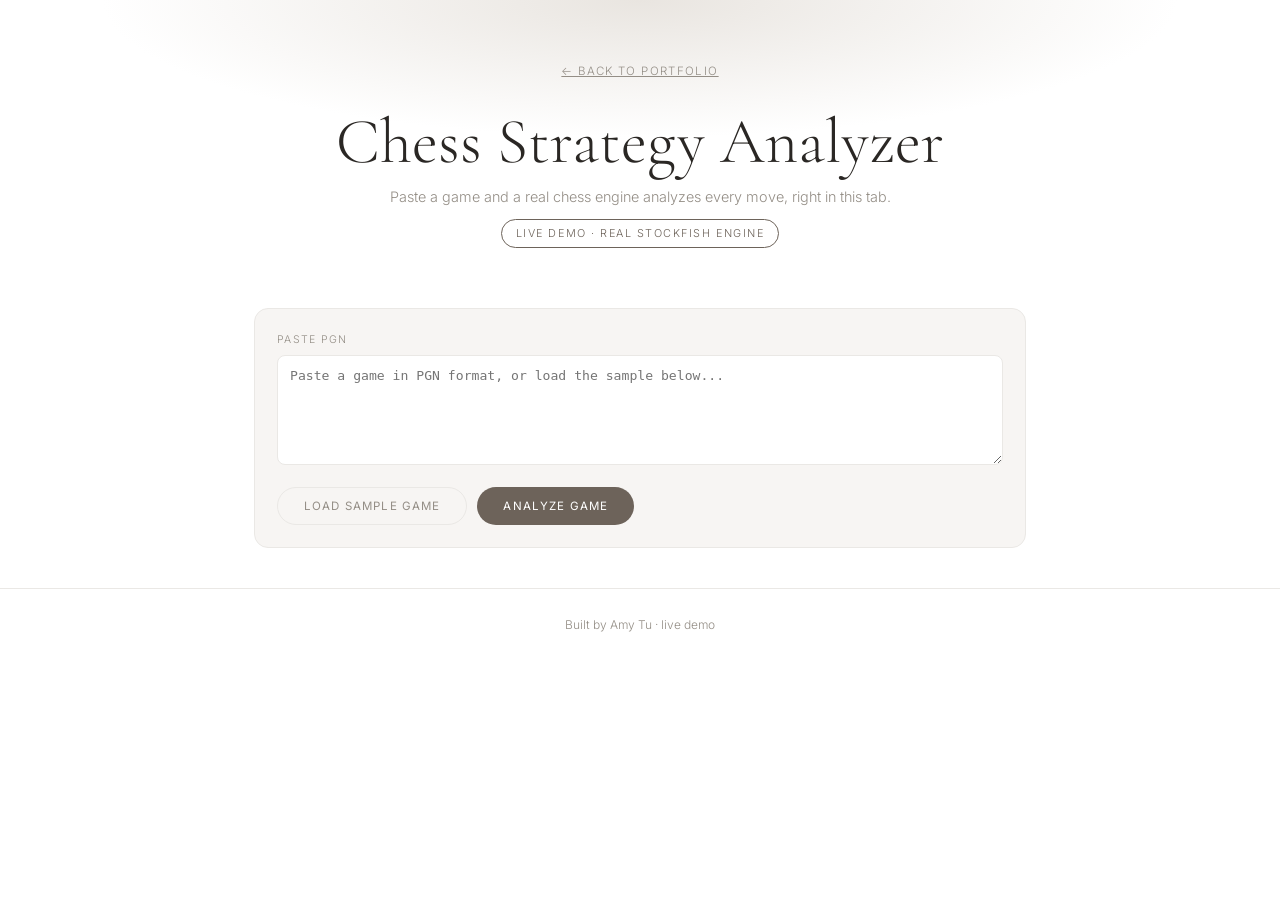
<file: chess-demo/index.html>
<!DOCTYPE html>
<html lang="en">
<head>
  <meta charset="UTF-8" />
  <meta name="viewport" content="width=device-width, initial-scale=1.0" />
  <title>Chess Strategy Analyzer · Amy Tu</title>
  <meta name="description" content="A live demo of Amy Tu's Chess Strategy Analyzer. Paste a PGN and a real Stockfish engine runs in your browser to evaluate every move and flag blunders." />
  <link rel="canonical" href="https://amyxtu.github.io/projects/chess-strategy-analyzer/" />
  <meta name="theme-color" content="#6d635a" />
  <link rel="icon" href="../favicon.svg" type="image/svg+xml" />
  <link rel="preconnect" href="https://fonts.googleapis.com" />
  <link rel="preconnect" href="https://fonts.gstatic.com" crossorigin />
  <link href="https://fonts.googleapis.com/css2?family=Cormorant+Garamond:wght@300;400;500&family=Inter:wght@300;400;500&display=swap" rel="stylesheet" />
  <style>
    *,*::before,*::after{box-sizing:border-box;margin:0;padding:0}
    [hidden]{display:none!important}
    :root{
      --bg:#ffffff;--bg-soft:#f7f5f3;--text:#2a2724;--muted:#948e86;--light:#5a544d;
      --border:#eae8e5;--accent:#6d635a;--accent-soft:#e9e5e0;--radius:14px;
      --good:#4a7c59;--bad:#b0503c;
    }
    body{font-family:'Inter',sans-serif;font-weight:300;background:var(--bg);color:var(--text);line-height:1.7;-webkit-font-smoothing:antialiased}
    .wrap{max-width:820px;margin:0 auto;padding:0 24px}
    a{color:inherit}

    header{padding:56px 0 32px;text-align:center;background:radial-gradient(60% 70% at 50% 0%,var(--accent-soft),transparent 70%)}
    .back{display:inline-flex;align-items:center;gap:6px;font-size:.72rem;letter-spacing:.12em;text-transform:uppercase;color:var(--muted);margin-bottom:26px;transition:color .2s}
    .back:hover{color:var(--accent)}
    h1{font-family:'Cormorant Garamond',serif;font-weight:300;font-size:clamp(2.6rem,7vw,4rem);line-height:1.05}
    .sub{color:var(--muted);font-size:.9rem;margin-top:10px}
    .badge{display:inline-block;margin-top:10px;font-size:.68rem;letter-spacing:.14em;text-transform:uppercase;color:var(--accent);border:1px solid var(--accent);border-radius:999px;padding:4px 14px}

    .panel{background:var(--bg-soft);border:1px solid var(--border);border-radius:var(--radius);padding:22px;margin:28px 0}
    label{display:block;font-size:.66rem;letter-spacing:.12em;text-transform:uppercase;color:var(--muted);margin-bottom:6px}
    textarea{width:100%;min-height:110px;background:var(--bg);border:1px solid var(--border);border-radius:8px;padding:12px;font-family:ui-monospace,Menlo,monospace;font-size:.82rem;color:var(--text);outline:none;resize:vertical;transition:border-color .2s}
    textarea:focus{border-color:var(--accent)}
    .btn-row{display:flex;gap:10px;margin-top:14px;flex-wrap:wrap}
    button{font-family:'Inter',sans-serif;cursor:pointer;border:none;border-radius:999px;background:var(--accent);color:#fff;padding:11px 26px;font-size:.72rem;letter-spacing:.1em;text-transform:uppercase;transition:filter .2s,transform .2s}
    button:hover{filter:brightness(1.08);transform:translateY(-1px)}
    button:disabled{opacity:.5;cursor:default;transform:none;filter:none}
    button.ghost{background:transparent;color:var(--muted);border:1px solid var(--border)}
    button.ghost:hover{color:var(--accent);border-color:var(--accent)}

    .status{font-size:.82rem;color:var(--muted);margin-top:12px;display:flex;align-items:center;gap:10px}
    .bar{flex:1;height:5px;background:var(--border);border-radius:99px;overflow:hidden}
    .bar>span{display:block;height:100%;background:var(--accent);width:0;transition:width .2s}

    .summary{margin:26px 0;padding:20px 22px;border:1px solid var(--border);border-radius:var(--radius)}
    .summary h2{font-family:'Cormorant Garamond',serif;font-weight:400;font-size:1.35rem;margin-bottom:10px}
    .summary p{font-size:.9rem;color:var(--light)}
    .summary ul{margin-top:10px;padding-left:0;list-style:none}
    .summary li{font-size:.88rem;color:var(--light);padding:6px 0;border-bottom:1px solid var(--border)}
    .summary li:last-child{border-bottom:none}
    .tag-blunder{color:var(--bad);font-weight:500}

    table{width:100%;border-collapse:collapse;font-size:.85rem;margin-top:8px}
    th{text-align:left;font-size:.66rem;letter-spacing:.1em;text-transform:uppercase;color:var(--muted);padding:8px 6px;border-bottom:1px solid var(--border)}
    td{padding:7px 6px;border-bottom:1px solid var(--border);color:var(--light)}
    td.san{color:var(--text);font-weight:400}
    td.eval{font-variant-numeric:tabular-nums;text-align:right}
    tr.blunder td{background:#fbeeea}
    tr.blunder td.eval{color:var(--bad);font-weight:500}
    .flag{font-size:.7rem;letter-spacing:.06em;text-transform:uppercase;color:var(--bad)}

    .note{color:var(--muted);font-size:.8rem;margin-top:16px}
    .coach{margin-top:8px;color:var(--muted);font-size:.85rem}
    footer{text-align:center;padding:26px;color:var(--muted);font-size:.75rem;border-top:1px solid var(--border);margin-top:40px}
    @media(max-width:520px){.btn-row{flex-direction:column}}
  </style>
</head>
<body>
  <header>
    <div class="wrap">
      <a class="back" href="../">&larr; Back to portfolio</a>
      <h1>Chess Strategy Analyzer</h1>
      <p class="sub">Paste a game and a real chess engine analyzes every move, right in this tab.</p>
      <span class="badge">Live demo · real Stockfish engine</span>
    </div>
  </header>

  <main class="wrap">
    <div class="panel">
      <label for="pgn">Paste PGN</label>
      <textarea id="pgn" spellcheck="false" placeholder="Paste a game in PGN format, or load the sample below..."></textarea>
      <div class="btn-row">
        <button class="ghost" id="sample-btn" type="button">Load Sample Game</button>
        <button id="analyze-btn" type="button">Analyze Game</button>
      </div>
      <div class="status" id="status" hidden>
        <span id="status-text">Starting engine…</span>
        <div class="bar"><span id="status-bar"></span></div>
      </div>
    </div>

    <section id="results" hidden>
      <div class="summary">
        <h2 id="summary-title">Analysis</h2>
        <p id="summary-text"></p>
        <ul id="blunder-list"></ul>
      </div>
      <table>
        <thead><tr><th>#</th><th>Move</th><th>Player</th><th style="text-align:right">Eval</th><th></th></tr></thead>
        <tbody id="move-table"></tbody>
      </table>
      <p class="note">Evaluation is in pawns from White's perspective (positive favors White). Engine: Stockfish, running client-side via WebAssembly, depth 10. A move is flagged when the evaluation swings more than 1.5 pawns against the player who just moved.</p>
      <p class="coach">The full app also turns this into natural-language coaching using the OpenAI API. That step runs server-side (OpenAI doesn't allow direct browser calls), so it's part of the downloadable app, not this in-browser demo.</p>
    </section>
  </main>

  <footer><p>Built by Amy Tu · live demo</p></footer>

  <script type="module" src="app.js"></script>
</body>
</html>
</file>
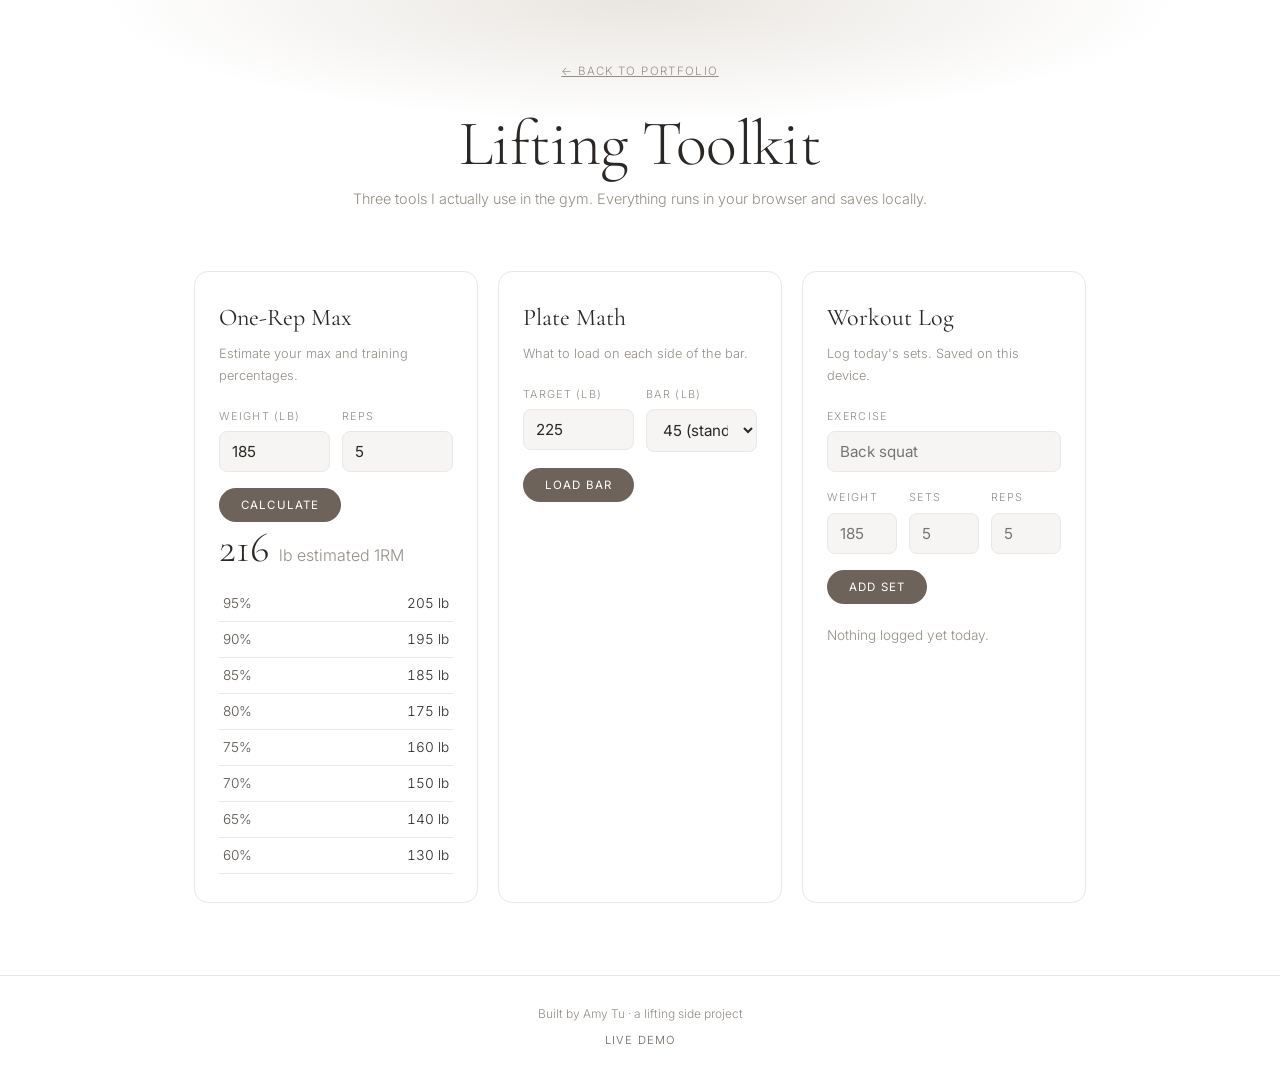
<file: fitness/index.html>
<!DOCTYPE html>
<html lang="en">
<head>
  <meta charset="UTF-8" />
  <meta name="viewport" content="width=device-width, initial-scale=1.0" />
  <title>Lifting Toolkit · Amy Tu</title>
  <meta name="description" content="A lifting toolkit by Amy Tu: one-rep-max calculator, barbell plate math, and a workout logger. Runs entirely in your browser." />
  <link rel="canonical" href="https://amyxtu.github.io/projects/lifting-toolkit/" />
  <meta name="theme-color" content="#6d635a" />
  <link rel="icon" href="../favicon.svg" type="image/svg+xml" />
  <link rel="preconnect" href="https://fonts.googleapis.com" />
  <link rel="preconnect" href="https://fonts.gstatic.com" crossorigin />
  <link href="https://fonts.googleapis.com/css2?family=Cormorant+Garamond:wght@300;400;500&family=Inter:wght@300;400;500&display=swap" rel="stylesheet" />
  <style>
    *,*::before,*::after{box-sizing:border-box;margin:0;padding:0}
    [hidden]{display:none!important}
    :root{
      --bg:#ffffff;--bg-soft:#f7f5f3;--text:#2a2724;--muted:#948e86;--light:#5a544d;
      --border:#eae8e5;--accent:#6d635a;--accent-soft:#e9e5e0;--radius:14px;
    }
    body{font-family:'Inter',sans-serif;font-weight:300;background:var(--bg);color:var(--text);line-height:1.7;-webkit-font-smoothing:antialiased}
    .wrap{max-width:940px;margin:0 auto;padding:0 24px}
    a{color:inherit}

    header{padding:56px 0 40px;text-align:center;background:radial-gradient(60% 70% at 50% 0%,var(--accent-soft),transparent 70%)}
    .back{display:inline-flex;align-items:center;gap:6px;font-size:.72rem;letter-spacing:.12em;text-transform:uppercase;color:var(--muted);margin-bottom:28px;transition:color .2s}
    .back:hover{color:var(--accent)}
    h1{font-family:'Cormorant Garamond',serif;font-weight:300;font-size:clamp(2.6rem,7vw,4rem);line-height:1.05;letter-spacing:-.01em}
    .sub{color:var(--muted);font-size:.9rem;margin-top:10px}

    .tools{display:grid;grid-template-columns:repeat(auto-fit,minmax(280px,1fr));gap:20px;padding:20px 0 72px}
    .card{background:var(--bg);border:1px solid var(--border);border-radius:var(--radius);padding:26px 24px 28px}
    .card h2{font-family:'Cormorant Garamond',serif;font-weight:400;font-size:1.5rem;margin-bottom:4px}
    .card .hint{color:var(--muted);font-size:.8rem;margin-bottom:20px}
    label{display:block;font-size:.68rem;letter-spacing:.12em;text-transform:uppercase;color:var(--muted);margin-bottom:6px}
    .row{display:flex;gap:12px;margin-bottom:16px}
    .row .field{flex:1}
    input,select{width:100%;background:var(--bg-soft);border:1px solid var(--border);border-radius:8px;padding:10px 12px;font-family:'Inter',sans-serif;font-size:.95rem;color:var(--text);outline:none;transition:border-color .2s}
    input:focus,select:focus{border-color:var(--accent)}
    button{font-family:'Inter',sans-serif;cursor:pointer;border:none;border-radius:999px;background:var(--accent);color:#fff;padding:10px 22px;font-size:.72rem;letter-spacing:.1em;text-transform:uppercase;transition:filter .2s,transform .2s}
    button:hover{filter:brightness(1.08);transform:translateY(-1px)}
    button.ghost{background:transparent;color:var(--muted);border:1px solid var(--border);padding:8px 16px}
    button.ghost:hover{color:var(--accent);border-color:var(--accent);transform:none;filter:none}

    .result{margin-top:6px}
    .big{font-family:'Cormorant Garamond',serif;font-size:2.6rem;line-height:1;color:var(--text)}
    .big small{font-size:1rem;color:var(--muted);font-family:'Inter',sans-serif;font-weight:300}
    .pct-table{width:100%;border-collapse:collapse;margin-top:16px;font-size:.85rem}
    .pct-table td{padding:6px 4px;border-bottom:1px solid var(--border);color:var(--light)}
    .pct-table td:last-child{text-align:right;font-variant-numeric:tabular-nums;color:var(--text)}

    .plates{display:flex;flex-wrap:wrap;gap:8px;margin-top:14px}
    .plate{padding:6px 12px;border-radius:999px;font-size:.8rem;background:var(--accent-soft);color:var(--light);border:1px solid var(--border)}
    .note{color:var(--muted);font-size:.8rem;margin-top:12px}

    .log-list{list-style:none;margin-top:8px}
    .log-list li{display:flex;justify-content:space-between;align-items:center;gap:10px;padding:10px 0;border-bottom:1px solid var(--border);font-size:.9rem}
    .log-list .ex{font-weight:400}
    .log-list .meta{color:var(--muted);font-size:.82rem}
    .log-list button{background:none;color:var(--muted);padding:2px 6px;font-size:1rem;text-transform:none;letter-spacing:0}
    .log-list button:hover{color:#c0392b;transform:none;filter:none}
    .total{margin-top:16px;padding-top:14px;border-top:1px solid var(--border);display:flex;justify-content:space-between;font-size:.9rem}
    .total b{font-family:'Cormorant Garamond',serif;font-weight:500;font-size:1.3rem}
    .empty{color:var(--muted);font-size:.85rem;padding:12px 0}

    footer{text-align:center;padding:28px;color:var(--muted);font-size:.75rem;border-top:1px solid var(--border)}
    .demo-badge{display:inline-block;margin-top:6px;font-size:.7rem;letter-spacing:.1em;text-transform:uppercase;color:var(--accent)}
    @media(max-width:520px){.row{flex-direction:column;gap:0}.row .field{margin-bottom:16px}}
  </style>
</head>
<body>
  <header>
    <div class="wrap">
      <a class="back" href="../">&larr; Back to portfolio</a>
      <h1>Lifting Toolkit</h1>
      <p class="sub">Three tools I actually use in the gym. Everything runs in your browser and saves locally.</p>
    </div>
  </header>

  <main class="wrap">
    <div class="tools">

      <!-- 1RM Calculator -->
      <section class="card">
        <h2>One-Rep Max</h2>
        <p class="hint">Estimate your max and training percentages.</p>
        <div class="row">
          <div class="field">
            <label for="orm-weight">Weight (lb)</label>
            <input type="number" id="orm-weight" value="185" min="0" step="5" inputmode="decimal" />
          </div>
          <div class="field">
            <label for="orm-reps">Reps</label>
            <input type="number" id="orm-reps" value="5" min="1" max="12" step="1" inputmode="numeric" />
          </div>
        </div>
        <button id="orm-btn">Calculate</button>
        <div class="result" id="orm-result" hidden>
          <p class="big"><span id="orm-max">0</span> <small>lb estimated 1RM</small></p>
          <table class="pct-table"><tbody id="orm-table"></tbody></table>
        </div>
      </section>

      <!-- Plate Calculator -->
      <section class="card">
        <h2>Plate Math</h2>
        <p class="hint">What to load on each side of the bar.</p>
        <div class="row">
          <div class="field">
            <label for="plate-total">Target (lb)</label>
            <input type="number" id="plate-total" value="225" min="0" step="5" inputmode="decimal" />
          </div>
          <div class="field">
            <label for="plate-bar">Bar (lb)</label>
            <select id="plate-bar">
              <option value="45" selected>45 (standard)</option>
              <option value="35">35 (women's)</option>
              <option value="15">15 (technique)</option>
              <option value="0">0 (no bar)</option>
            </select>
          </div>
        </div>
        <button id="plate-btn">Load Bar</button>
        <div class="result" id="plate-result" hidden>
          <div class="plates" id="plate-list"></div>
          <p class="note" id="plate-note"></p>
        </div>
      </section>

      <!-- Workout Log -->
      <section class="card">
        <h2>Workout Log</h2>
        <p class="hint">Log today's sets. Saved on this device.</p>
        <div class="row">
          <div class="field" style="flex:2">
            <label for="log-ex">Exercise</label>
            <input type="text" id="log-ex" placeholder="Back squat" />
          </div>
        </div>
        <div class="row">
          <div class="field"><label for="log-wt">Weight</label><input type="number" id="log-wt" placeholder="185" min="0" step="5" inputmode="decimal" /></div>
          <div class="field"><label for="log-sets">Sets</label><input type="number" id="log-sets" placeholder="5" min="1" step="1" inputmode="numeric" /></div>
          <div class="field"><label for="log-reps">Reps</label><input type="number" id="log-reps" placeholder="5" min="1" step="1" inputmode="numeric" /></div>
        </div>
        <button id="log-btn">Add Set</button>
        <ul class="log-list" id="log-list"></ul>
        <div class="total" id="log-total" hidden><span>Total volume</span><b><span id="log-volume">0</span> lb</b></div>
        <p class="empty" id="log-empty">Nothing logged yet today.</p>
        <div style="margin-top:14px"><button class="ghost" id="log-clear" hidden>Clear log</button></div>
      </section>

    </div>
  </main>

  <footer>
    <p>Built by Amy Tu · a lifting side project</p>
    <span class="demo-badge">Live demo</span>
  </footer>

  <script src="app.js"></script>
</body>
</html>
</file>
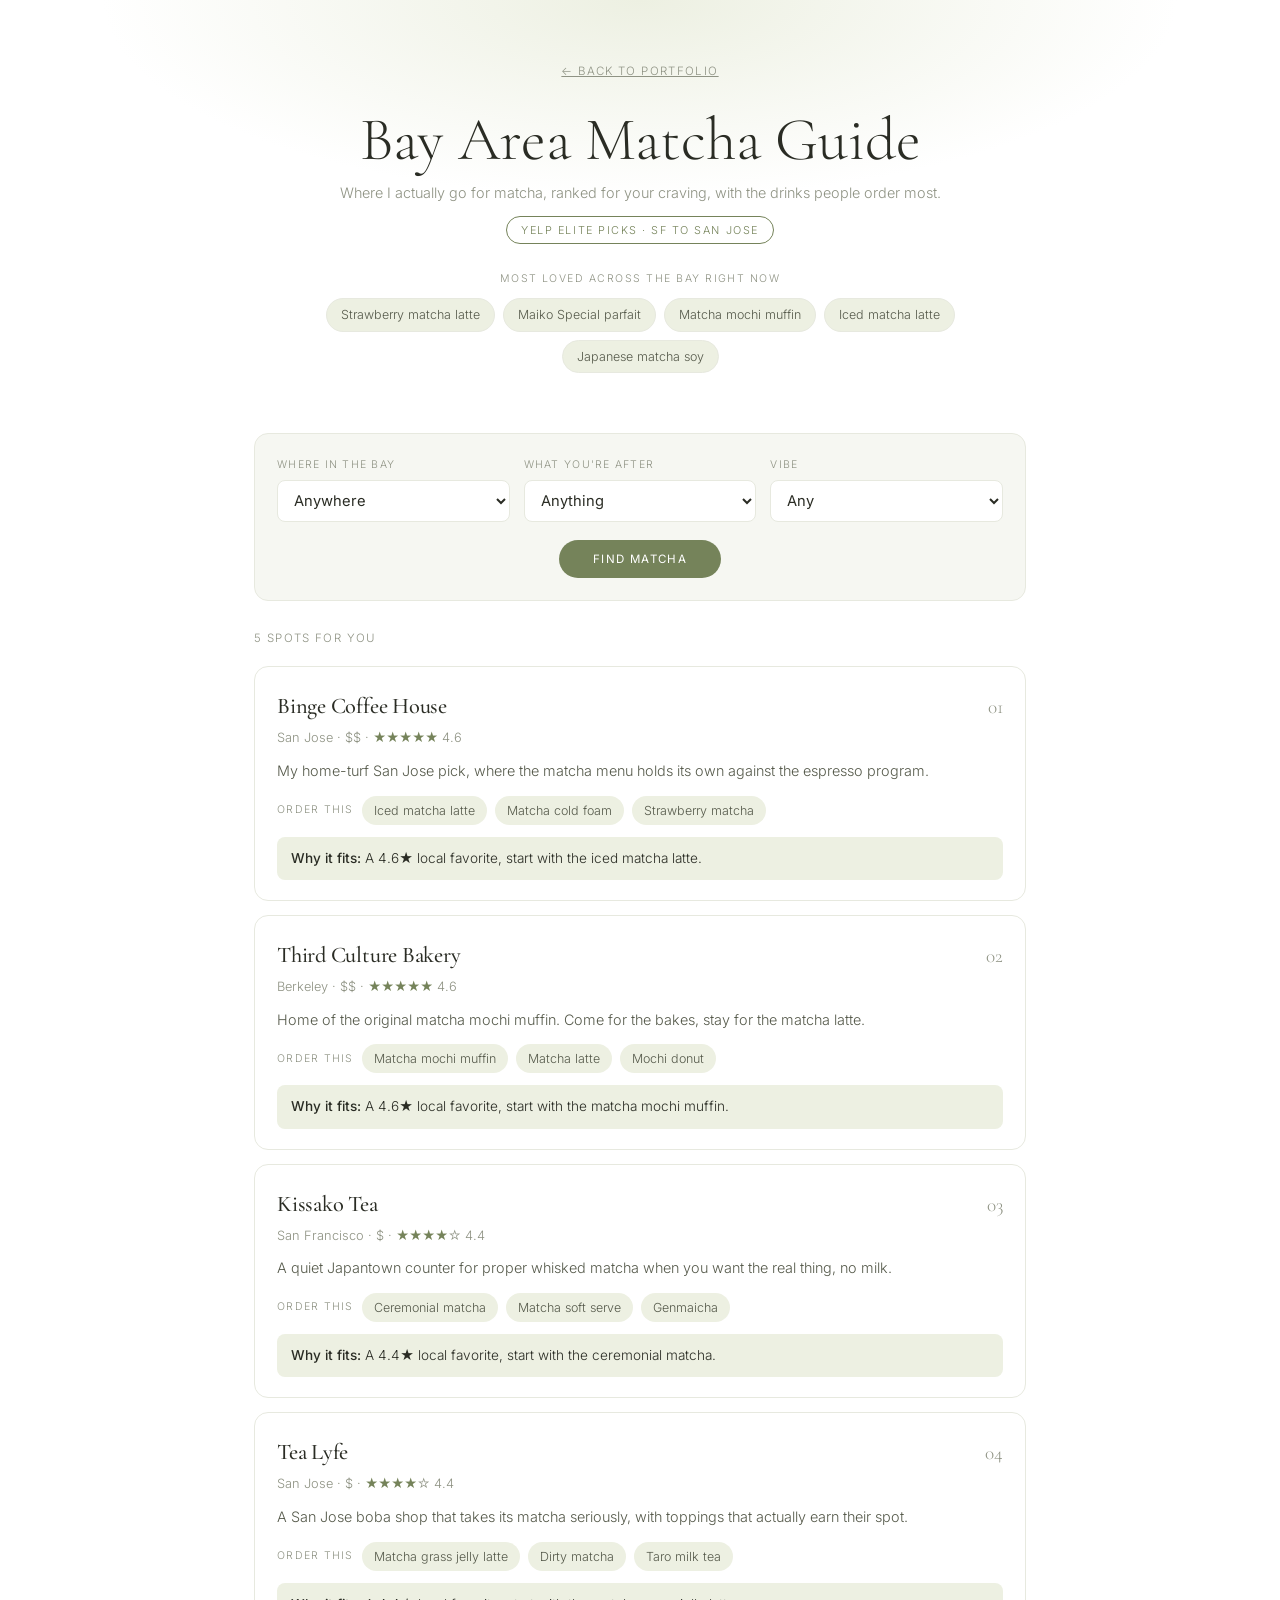
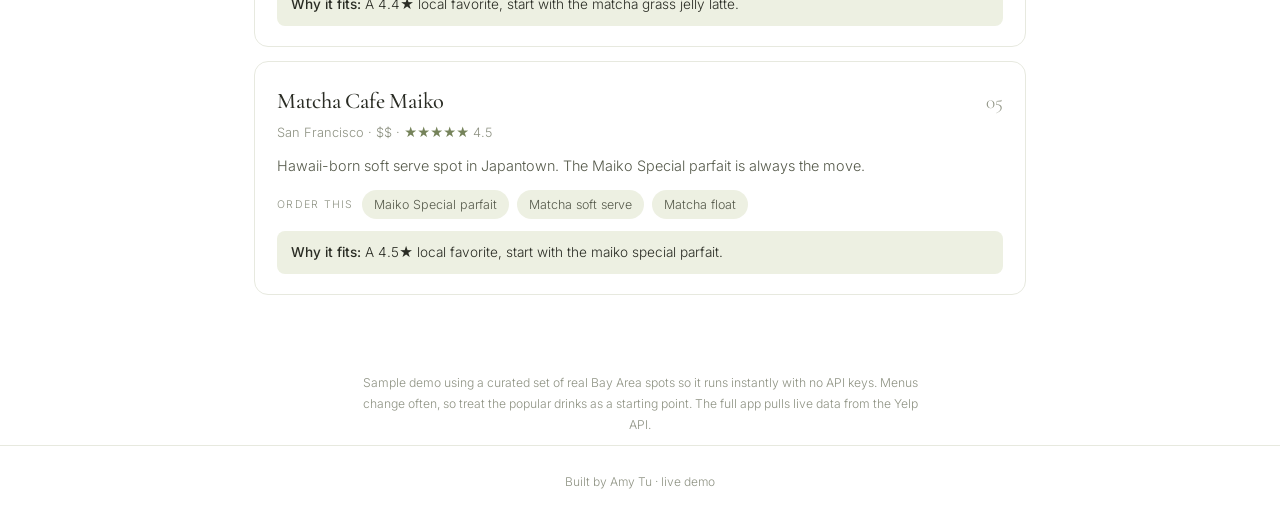
<file: matcha-demo/index.html>
<!DOCTYPE html>
<html lang="en">
<head>
  <meta charset="UTF-8" />
  <meta name="viewport" content="width=device-width, initial-scale=1.0" />
  <title>Bay Area Matcha Guide · Amy Tu</title>
  <meta name="description" content="A live demo of Amy Tu's Bay Area Matcha Guide: pick a part of the Bay, what you're craving, and a vibe to get ranked matcha spots with the drinks people actually order." />
  <link rel="canonical" href="https://amyxtu.github.io/projects/matcha-guide/" />
  <meta name="theme-color" content="#75835a" />
  <link rel="icon" href="../favicon.svg" type="image/svg+xml" />
  <link rel="preconnect" href="https://fonts.googleapis.com" />
  <link rel="preconnect" href="https://fonts.gstatic.com" crossorigin />
  <link href="https://fonts.googleapis.com/css2?family=Cormorant+Garamond:wght@300;400;500&family=Inter:wght@300;400;500&display=swap" rel="stylesheet" />
  <style>
    *,*::before,*::after{box-sizing:border-box;margin:0;padding:0}
    :root{
      --bg:#ffffff;--bg-soft:#f6f7f2;--text:#2a2c24;--muted:#8f9384;--light:#565a4b;
      --border:#e7e9df;--accent:#75835a;--accent-soft:#edf0e2;--radius:14px;
    }
    body{font-family:'Inter',sans-serif;font-weight:300;background:var(--bg);color:var(--text);line-height:1.7;-webkit-font-smoothing:antialiased}
    .wrap{max-width:820px;margin:0 auto;padding:0 24px}
    a{color:inherit}

    header{padding:56px 0 32px;text-align:center;background:radial-gradient(60% 70% at 50% 0%,var(--accent-soft),transparent 70%)}
    .back{display:inline-flex;align-items:center;gap:6px;font-size:.72rem;letter-spacing:.12em;text-transform:uppercase;color:var(--muted);margin-bottom:26px;transition:color .2s}
    .back:hover{color:var(--accent)}
    h1{font-family:'Cormorant Garamond',serif;font-weight:300;font-size:clamp(2.4rem,7vw,3.8rem);line-height:1.05}
    .sub{color:var(--muted);font-size:.9rem;margin-top:10px}
    .elite{display:inline-block;margin-top:10px;font-size:.68rem;letter-spacing:.14em;text-transform:uppercase;color:var(--accent);border:1px solid var(--accent);border-radius:999px;padding:4px 14px}

    .trending{margin:26px 0 0;text-align:center}
    .trending .t-label{font-size:.66rem;letter-spacing:.14em;text-transform:uppercase;color:var(--muted);display:block;margin-bottom:10px}
    .trending .chips{display:flex;flex-wrap:wrap;gap:8px;justify-content:center}
    .trending .chips span{font-size:.78rem;color:var(--light);background:var(--accent-soft);border:1px solid var(--border);border-radius:999px;padding:5px 14px}

    .panel{background:var(--bg-soft);border:1px solid var(--border);border-radius:var(--radius);padding:22px;margin:28px 0}
    .controls{display:grid;grid-template-columns:repeat(3,1fr);gap:14px}
    label{display:block;font-size:.66rem;letter-spacing:.12em;text-transform:uppercase;color:var(--muted);margin-bottom:6px}
    select{width:100%;background:var(--bg);border:1px solid var(--border);border-radius:8px;padding:10px 12px;font-family:'Inter',sans-serif;font-size:.92rem;color:var(--text);outline:none;transition:border-color .2s}
    select:focus{border-color:var(--accent)}
    .find{margin-top:18px;text-align:center}
    button{font-family:'Inter',sans-serif;cursor:pointer;border:none;border-radius:999px;background:var(--accent);color:#fff;padding:12px 34px;font-size:.72rem;letter-spacing:.12em;text-transform:uppercase;transition:filter .2s,transform .2s}
    button:hover{filter:brightness(1.08);transform:translateY(-1px)}

    .results{padding-bottom:64px}
    .count{font-size:.72rem;letter-spacing:.12em;text-transform:uppercase;color:var(--muted);margin:6px 0 18px}
    .rec{border:1px solid var(--border);border-radius:var(--radius);padding:20px 22px;margin-bottom:14px;transition:box-shadow .2s,transform .2s}
    .rec:hover{box-shadow:0 16px 34px -22px var(--accent);transform:translateY(-2px)}
    .rec-top{display:flex;justify-content:space-between;align-items:baseline;gap:12px;flex-wrap:wrap}
    .rec h3{font-family:'Cormorant Garamond',serif;font-weight:500;font-size:1.4rem;letter-spacing:-.01em}
    .rank{font-family:'Cormorant Garamond',serif;color:var(--muted);font-size:1.2rem}
    .rec-meta{font-size:.8rem;color:var(--muted);margin:2px 0 10px}
    .rec-meta .star{color:var(--accent)}
    .rec-blurb{font-size:.9rem;color:var(--light);margin-bottom:12px}
    .order{display:flex;flex-wrap:wrap;align-items:center;gap:8px;margin-bottom:12px}
    .order .o-label{font-size:.66rem;letter-spacing:.12em;text-transform:uppercase;color:var(--muted)}
    .order span.drink{font-size:.78rem;color:var(--light);background:var(--accent-soft);border-radius:999px;padding:4px 12px}
    .why{font-size:.85rem;color:var(--text);background:var(--accent-soft);border-radius:8px;padding:10px 14px}
    .why b{font-weight:500}
    .empty{text-align:center;color:var(--muted);font-size:.9rem;padding:30px 0}

    footer{text-align:center;padding:26px;color:var(--muted);font-size:.75rem;border-top:1px solid var(--border)}
    .note{color:var(--muted);font-size:.76rem;max-width:560px;margin:0 auto;text-align:center;padding-bottom:10px}
    @media(max-width:560px){.controls{grid-template-columns:1fr}}
  </style>
</head>
<body>
  <header>
    <div class="wrap">
      <a class="back" href="../">&larr; Back to portfolio</a>
      <h1>Bay Area Matcha Guide</h1>
      <p class="sub">Where I actually go for matcha, ranked for your craving, with the drinks people order most.</p>
      <span class="elite">Yelp Elite picks · SF to San Jose</span>
      <div class="trending">
        <span class="t-label">Most loved across the Bay right now</span>
        <div class="chips">
          <span>Strawberry matcha latte</span>
          <span>Maiko Special parfait</span>
          <span>Matcha mochi muffin</span>
          <span>Iced matcha latte</span>
          <span>Japanese matcha soy</span>
        </div>
      </div>
    </div>
  </header>

  <main class="wrap">
    <div class="panel">
      <div class="controls">
        <div>
          <label for="area">Where in the Bay</label>
          <select id="area"></select>
        </div>
        <div>
          <label for="craving">What you're after</label>
          <select id="craving"></select>
        </div>
        <div>
          <label for="vibe">Vibe</label>
          <select id="vibe"></select>
        </div>
      </div>
      <div class="find"><button id="find">Find Matcha</button></div>
    </div>

    <section class="results" id="results" aria-live="polite"></section>
    <p class="note">Sample demo using a curated set of real Bay Area spots so it runs instantly with no API keys. Menus change often, so treat the popular drinks as a starting point. The full app pulls live data from the Yelp API.</p>
  </main>

  <footer><p>Built by Amy Tu · live demo</p></footer>

  <script src="app.js"></script>
</body>
</html>
</file>
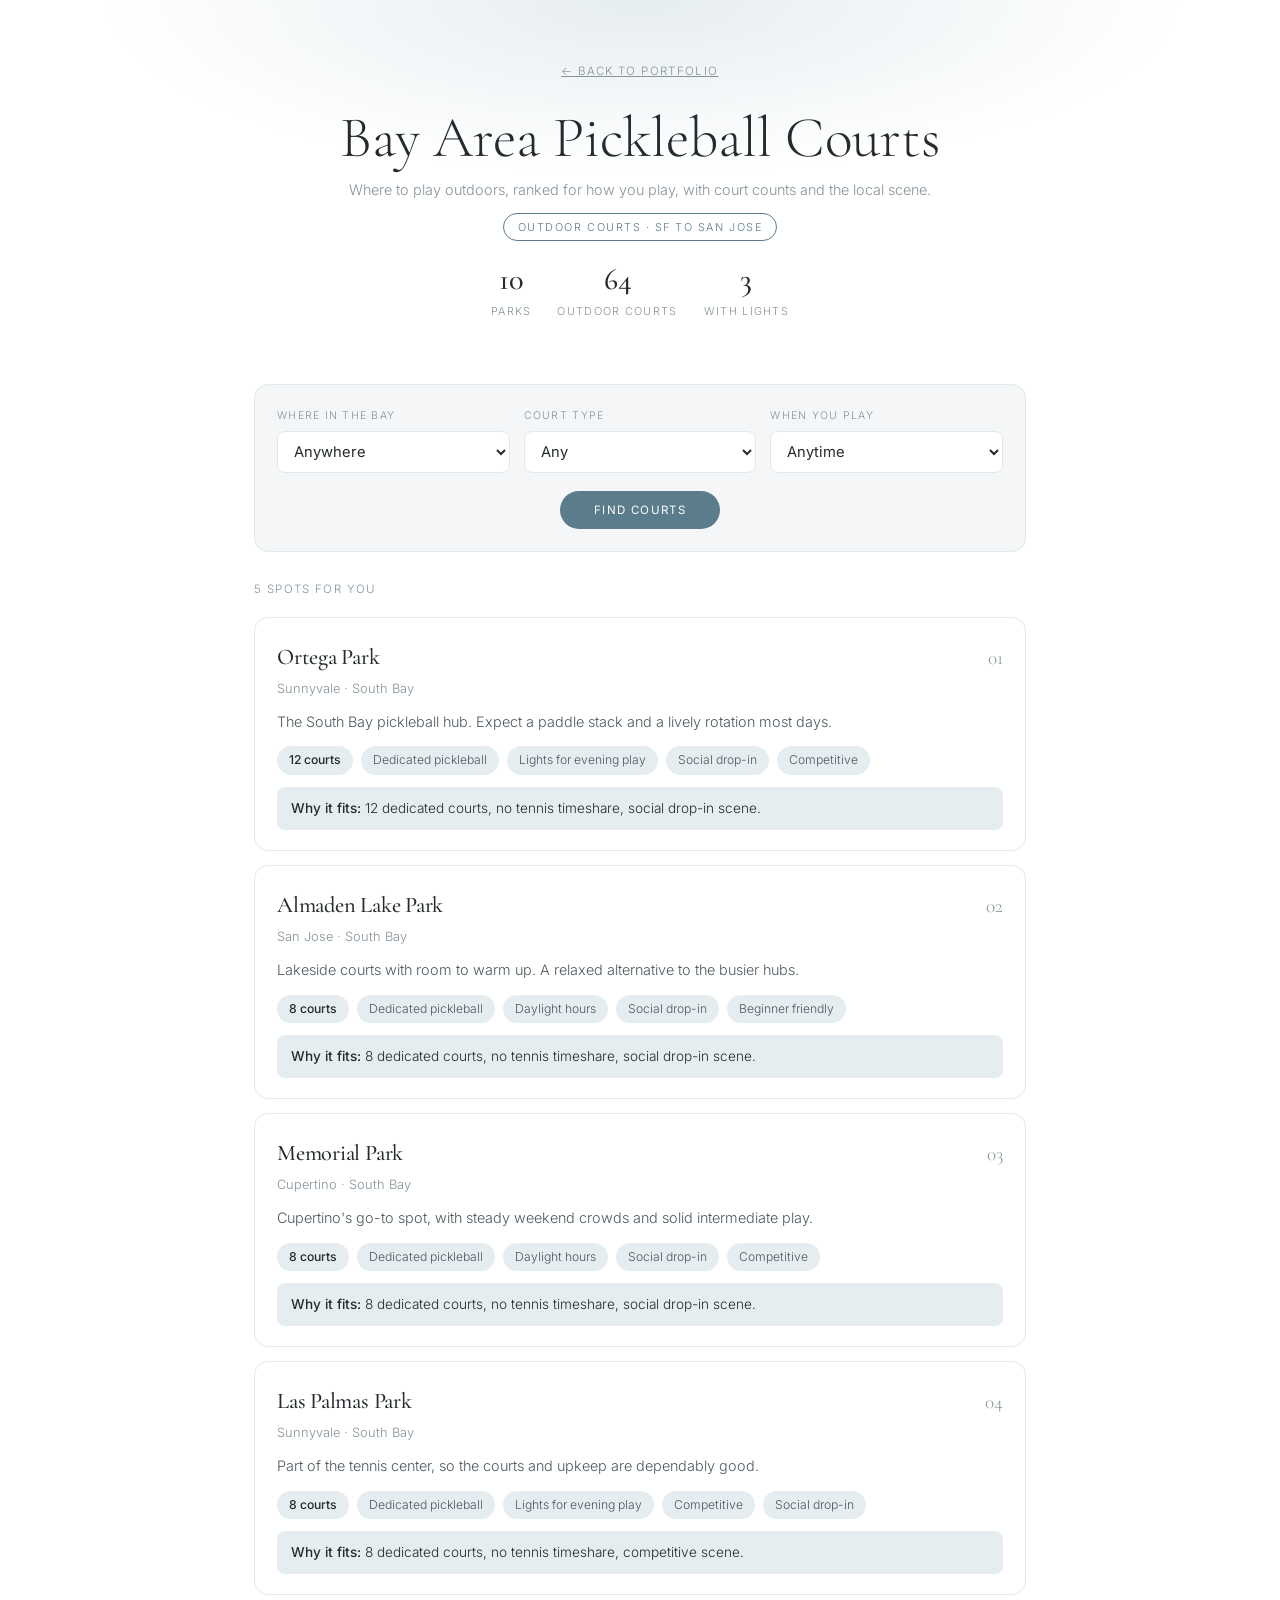
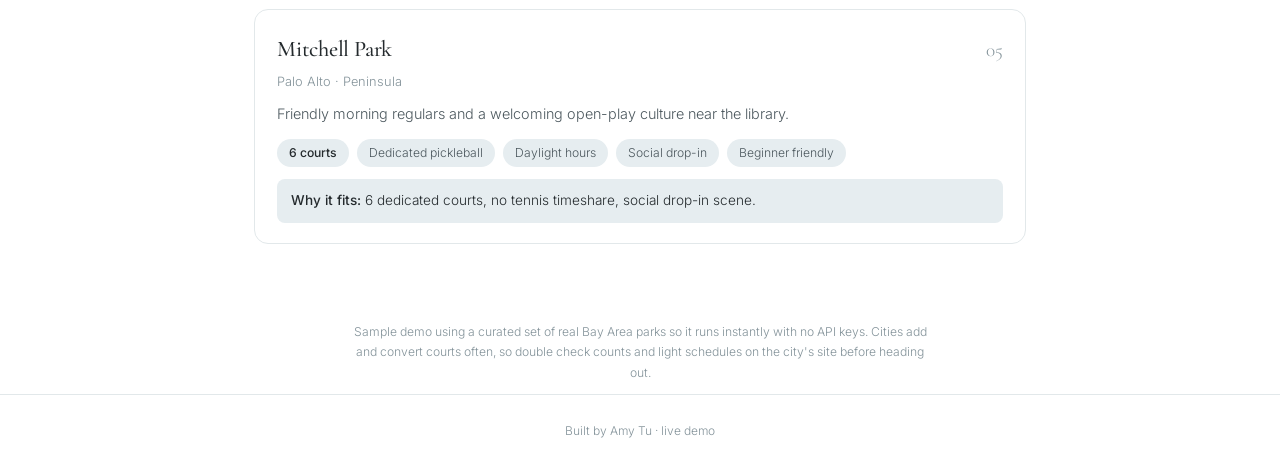
<file: pickleball-demo/index.html>
<!DOCTYPE html>
<html lang="en">
<head>
  <meta charset="UTF-8" />
  <meta name="viewport" content="width=device-width, initial-scale=1.0" />
  <title>Bay Area Pickleball Courts · Amy Tu</title>
  <meta name="description" content="A live demo of Amy Tu's Bay Area Pickleball Courts finder: pick a part of the Bay, court type, and when you play to get ranked outdoor courts with counts, lights, and the local scene." />
  <link rel="canonical" href="https://amyxtu.github.io/projects/pickleball-courts/" />
  <meta name="theme-color" content="#5b7c8a" />
  <link rel="icon" href="../favicon.svg" type="image/svg+xml" />
  <link rel="preconnect" href="https://fonts.googleapis.com" />
  <link rel="preconnect" href="https://fonts.gstatic.com" crossorigin />
  <link href="https://fonts.googleapis.com/css2?family=Cormorant+Garamond:wght@300;400;500&family=Inter:wght@300;400;500&display=swap" rel="stylesheet" />
  <style>
    *,*::before,*::after{box-sizing:border-box;margin:0;padding:0}
    :root{
      --bg:#ffffff;--bg-soft:#f4f6f7;--text:#242a2d;--muted:#84939a;--light:#4c585e;
      --border:#e2e8ea;--accent:#5b7c8a;--accent-soft:#e6edf0;--radius:14px;
    }
    body{font-family:'Inter',sans-serif;font-weight:300;background:var(--bg);color:var(--text);line-height:1.7;-webkit-font-smoothing:antialiased}
    .wrap{max-width:820px;margin:0 auto;padding:0 24px}
    a{color:inherit}

    header{padding:56px 0 32px;text-align:center;background:radial-gradient(60% 70% at 50% 0%,var(--accent-soft),transparent 70%)}
    .back{display:inline-flex;align-items:center;gap:6px;font-size:.72rem;letter-spacing:.12em;text-transform:uppercase;color:var(--muted);margin-bottom:26px;transition:color .2s}
    .back:hover{color:var(--accent)}
    h1{font-family:'Cormorant Garamond',serif;font-weight:300;font-size:clamp(2.3rem,7vw,3.6rem);line-height:1.05}
    .sub{color:var(--muted);font-size:.9rem;margin-top:10px}
    .badge{display:inline-block;margin-top:10px;font-size:.68rem;letter-spacing:.14em;text-transform:uppercase;color:var(--accent);border:1px solid var(--accent);border-radius:999px;padding:4px 14px}
    .stats{display:flex;justify-content:center;gap:26px;margin-top:22px;flex-wrap:wrap}
    .stat{text-align:center}
    .stat b{display:block;font-family:'Cormorant Garamond',serif;font-weight:500;font-size:1.9rem;line-height:1.1;color:var(--text)}
    .stat span{font-size:.68rem;letter-spacing:.12em;text-transform:uppercase;color:var(--muted)}

    .panel{background:var(--bg-soft);border:1px solid var(--border);border-radius:var(--radius);padding:22px;margin:28px 0}
    .controls{display:grid;grid-template-columns:repeat(3,1fr);gap:14px}
    label{display:block;font-size:.66rem;letter-spacing:.12em;text-transform:uppercase;color:var(--muted);margin-bottom:6px}
    select{width:100%;background:var(--bg);border:1px solid var(--border);border-radius:8px;padding:10px 12px;font-family:'Inter',sans-serif;font-size:.92rem;color:var(--text);outline:none;transition:border-color .2s}
    select:focus{border-color:var(--accent)}
    .find{margin-top:18px;text-align:center}
    button{font-family:'Inter',sans-serif;cursor:pointer;border:none;border-radius:999px;background:var(--accent);color:#fff;padding:12px 34px;font-size:.72rem;letter-spacing:.12em;text-transform:uppercase;transition:filter .2s,transform .2s}
    button:hover{filter:brightness(1.08);transform:translateY(-1px)}

    .results{padding-bottom:64px}
    .count{font-size:.72rem;letter-spacing:.12em;text-transform:uppercase;color:var(--muted);margin:6px 0 18px}
    .rec{border:1px solid var(--border);border-radius:var(--radius);padding:20px 22px;margin-bottom:14px;transition:box-shadow .2s,transform .2s}
    .rec:hover{box-shadow:0 16px 34px -22px var(--accent);transform:translateY(-2px)}
    .rec-top{display:flex;justify-content:space-between;align-items:baseline;gap:12px;flex-wrap:wrap}
    .rec h3{font-family:'Cormorant Garamond',serif;font-weight:500;font-size:1.4rem;letter-spacing:-.01em}
    .rank{font-family:'Cormorant Garamond',serif;color:var(--muted);font-size:1.2rem}
    .rec-meta{font-size:.8rem;color:var(--muted);margin:2px 0 10px}
    .rec-blurb{font-size:.9rem;color:var(--light);margin-bottom:12px}
    .facts{display:flex;flex-wrap:wrap;gap:8px;margin-bottom:12px}
    .facts span{font-size:.76rem;color:var(--light);background:var(--accent-soft);border-radius:999px;padding:4px 12px}
    .facts .big{font-weight:500;color:var(--text)}
    .why{font-size:.85rem;color:var(--text);background:var(--accent-soft);border-radius:8px;padding:10px 14px}
    .why b{font-weight:500}
    .empty{text-align:center;color:var(--muted);font-size:.9rem;padding:30px 0}

    footer{text-align:center;padding:26px;color:var(--muted);font-size:.75rem;border-top:1px solid var(--border)}
    .note{color:var(--muted);font-size:.76rem;max-width:580px;margin:0 auto;text-align:center;padding-bottom:10px}
    @media(max-width:560px){.controls{grid-template-columns:1fr}}
  </style>
</head>
<body>
  <header>
    <div class="wrap">
      <a class="back" href="../">&larr; Back to portfolio</a>
      <h1>Bay Area Pickleball Courts</h1>
      <p class="sub">Where to play outdoors, ranked for how you play, with court counts and the local scene.</p>
      <span class="badge">Outdoor courts · SF to San Jose</span>
      <div class="stats">
        <div class="stat"><b id="stat-parks">0</b><span>Parks</span></div>
        <div class="stat"><b id="stat-courts">0</b><span>Outdoor courts</span></div>
        <div class="stat"><b id="stat-lit">0</b><span>With lights</span></div>
      </div>
    </div>
  </header>

  <main class="wrap">
    <div class="panel">
      <div class="controls">
        <div>
          <label for="area">Where in the Bay</label>
          <select id="area"></select>
        </div>
        <div>
          <label for="type">Court type</label>
          <select id="type">
            <option value="any">Any</option>
            <option value="Dedicated">Dedicated pickleball</option>
            <option value="Lined">Lined on tennis</option>
          </select>
        </div>
        <div>
          <label for="when">When you play</label>
          <select id="when">
            <option value="any">Anytime</option>
            <option value="evening">Evenings (needs lights)</option>
          </select>
        </div>
      </div>
      <div class="find"><button id="find">Find Courts</button></div>
    </div>

    <section class="results" id="results" aria-live="polite"></section>
    <p class="note">Sample demo using a curated set of real Bay Area parks so it runs instantly with no API keys. Cities add and convert courts often, so double check counts and light schedules on the city's site before heading out.</p>
  </main>

  <footer><p>Built by Amy Tu · live demo</p></footer>

  <script src="app.js"></script>
</body>
</html>
</file>
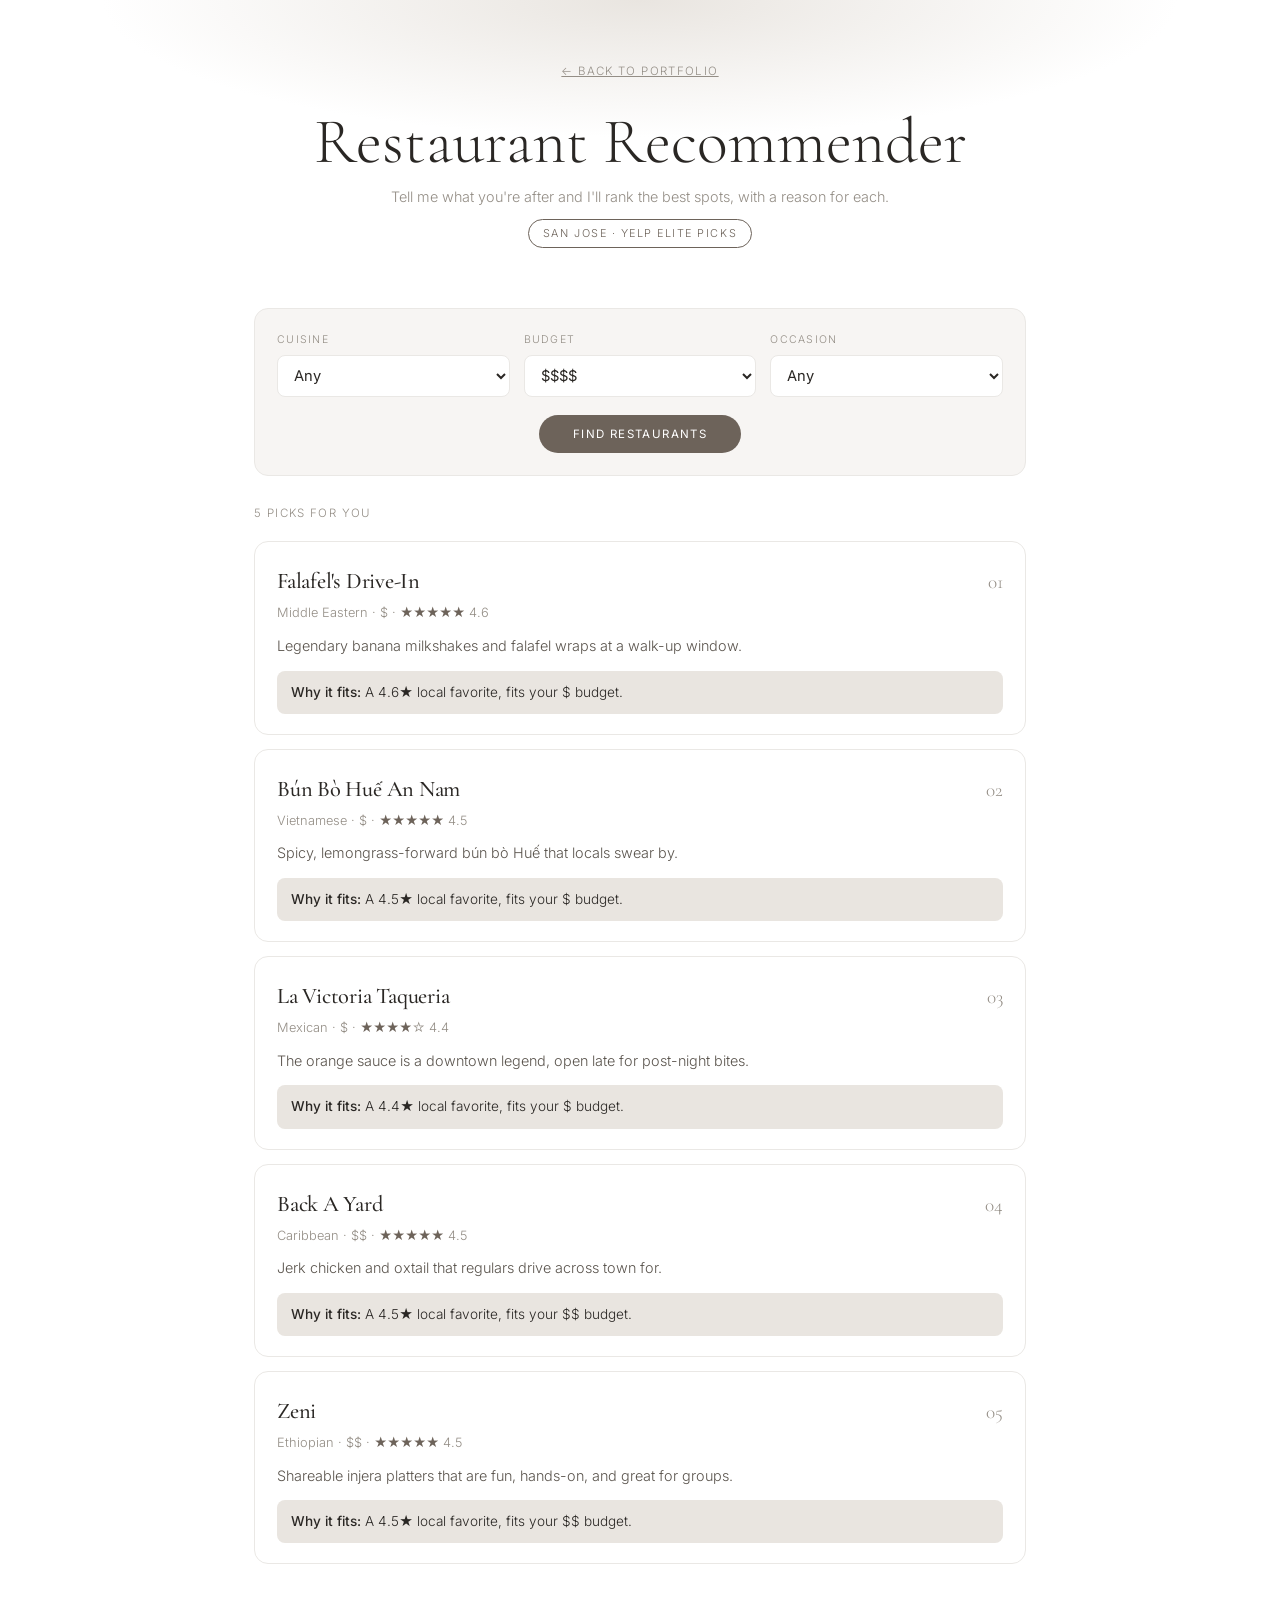
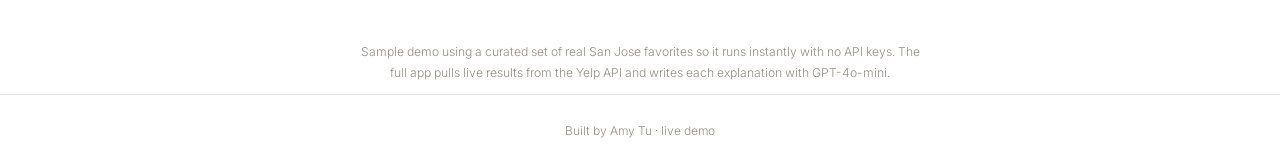
<file: restaurant-demo/index.html>
<!DOCTYPE html>
<html lang="en">
<head>
  <meta charset="UTF-8" />
  <meta name="viewport" content="width=device-width, initial-scale=1.0" />
  <title>Restaurant Recommender · Amy Tu</title>
  <meta name="description" content="A live demo of Amy Tu's Restaurant Recommender: pick a cuisine, budget, and occasion to get ranked San Jose picks with a reason for each. Curated Yelp Elite favorites." />
  <link rel="canonical" href="https://amyxtu.github.io/projects/restaurant-recommender/" />
  <meta name="theme-color" content="#6d635a" />
  <link rel="icon" href="../favicon.svg" type="image/svg+xml" />
  <link rel="preconnect" href="https://fonts.googleapis.com" />
  <link rel="preconnect" href="https://fonts.gstatic.com" crossorigin />
  <link href="https://fonts.googleapis.com/css2?family=Cormorant+Garamond:wght@300;400;500&family=Inter:wght@300;400;500&display=swap" rel="stylesheet" />
  <style>
    *,*::before,*::after{box-sizing:border-box;margin:0;padding:0}
    :root{
      --bg:#ffffff;--bg-soft:#f7f5f3;--text:#2a2724;--muted:#948e86;--light:#5a544d;
      --border:#eae8e5;--accent:#6d635a;--accent-soft:#e9e5e0;--radius:14px;
    }
    body{font-family:'Inter',sans-serif;font-weight:300;background:var(--bg);color:var(--text);line-height:1.7;-webkit-font-smoothing:antialiased}
    .wrap{max-width:820px;margin:0 auto;padding:0 24px}
    a{color:inherit}

    header{padding:56px 0 32px;text-align:center;background:radial-gradient(60% 70% at 50% 0%,var(--accent-soft),transparent 70%)}
    .back{display:inline-flex;align-items:center;gap:6px;font-size:.72rem;letter-spacing:.12em;text-transform:uppercase;color:var(--muted);margin-bottom:26px;transition:color .2s}
    .back:hover{color:var(--accent)}
    h1{font-family:'Cormorant Garamond',serif;font-weight:300;font-size:clamp(2.6rem,7vw,4rem);line-height:1.05}
    .sub{color:var(--muted);font-size:.9rem;margin-top:10px}
    .elite{display:inline-block;margin-top:10px;font-size:.68rem;letter-spacing:.14em;text-transform:uppercase;color:var(--accent);border:1px solid var(--accent);border-radius:999px;padding:4px 14px}

    .panel{background:var(--bg-soft);border:1px solid var(--border);border-radius:var(--radius);padding:22px;margin:28px 0}
    .controls{display:grid;grid-template-columns:repeat(3,1fr);gap:14px}
    label{display:block;font-size:.66rem;letter-spacing:.12em;text-transform:uppercase;color:var(--muted);margin-bottom:6px}
    select{width:100%;background:var(--bg);border:1px solid var(--border);border-radius:8px;padding:10px 12px;font-family:'Inter',sans-serif;font-size:.92rem;color:var(--text);outline:none;transition:border-color .2s}
    select:focus{border-color:var(--accent)}
    .find{margin-top:18px;text-align:center}
    button{font-family:'Inter',sans-serif;cursor:pointer;border:none;border-radius:999px;background:var(--accent);color:#fff;padding:12px 34px;font-size:.72rem;letter-spacing:.12em;text-transform:uppercase;transition:filter .2s,transform .2s}
    button:hover{filter:brightness(1.08);transform:translateY(-1px)}

    .results{padding-bottom:64px}
    .count{font-size:.72rem;letter-spacing:.12em;text-transform:uppercase;color:var(--muted);margin:6px 0 18px}
    .rec{border:1px solid var(--border);border-radius:var(--radius);padding:20px 22px;margin-bottom:14px;transition:box-shadow .2s,transform .2s}
    .rec:hover{box-shadow:0 16px 34px -22px var(--accent);transform:translateY(-2px)}
    .rec-top{display:flex;justify-content:space-between;align-items:baseline;gap:12px;flex-wrap:wrap}
    .rec h3{font-family:'Cormorant Garamond',serif;font-weight:500;font-size:1.4rem;letter-spacing:-.01em}
    .rank{font-family:'Cormorant Garamond',serif;color:var(--muted);font-size:1.2rem}
    .rec-meta{font-size:.8rem;color:var(--muted);margin:2px 0 10px}
    .rec-meta .star{color:var(--accent)}
    .rec-blurb{font-size:.9rem;color:var(--light);margin-bottom:12px}
    .why{font-size:.85rem;color:var(--text);background:var(--accent-soft);border-radius:8px;padding:10px 14px}
    .why b{font-weight:500}
    .empty{text-align:center;color:var(--muted);font-size:.9rem;padding:30px 0}

    footer{text-align:center;padding:26px;color:var(--muted);font-size:.75rem;border-top:1px solid var(--border)}
    .note{color:var(--muted);font-size:.76rem;max-width:560px;margin:0 auto;text-align:center;padding-bottom:10px}
    @media(max-width:560px){.controls{grid-template-columns:1fr}}
  </style>
</head>
<body>
  <header>
    <div class="wrap">
      <a class="back" href="../">&larr; Back to portfolio</a>
      <h1>Restaurant Recommender</h1>
      <p class="sub">Tell me what you're after and I'll rank the best spots, with a reason for each.</p>
      <span class="elite">San Jose · Yelp Elite picks</span>
    </div>
  </header>

  <main class="wrap">
    <div class="panel">
      <div class="controls">
        <div>
          <label for="cuisine">Cuisine</label>
          <select id="cuisine"></select>
        </div>
        <div>
          <label for="budget">Budget</label>
          <select id="budget">
            <option value="4">Any</option>
            <option value="1">$</option>
            <option value="2">$$</option>
            <option value="3">$$$</option>
            <option value="4" selected>$$$$</option>
          </select>
        </div>
        <div>
          <label for="occasion">Occasion</label>
          <select id="occasion"></select>
        </div>
      </div>
      <div class="find"><button id="find">Find Restaurants</button></div>
    </div>

    <section class="results" id="results" aria-live="polite"></section>
    <p class="note">Sample demo using a curated set of real San Jose favorites so it runs instantly with no API keys. The full app pulls live results from the Yelp API and writes each explanation with GPT-4o-mini.</p>
  </main>

  <footer><p>Built by Amy Tu · live demo</p></footer>

  <script src="app.js"></script>
</body>
</html>
</file>
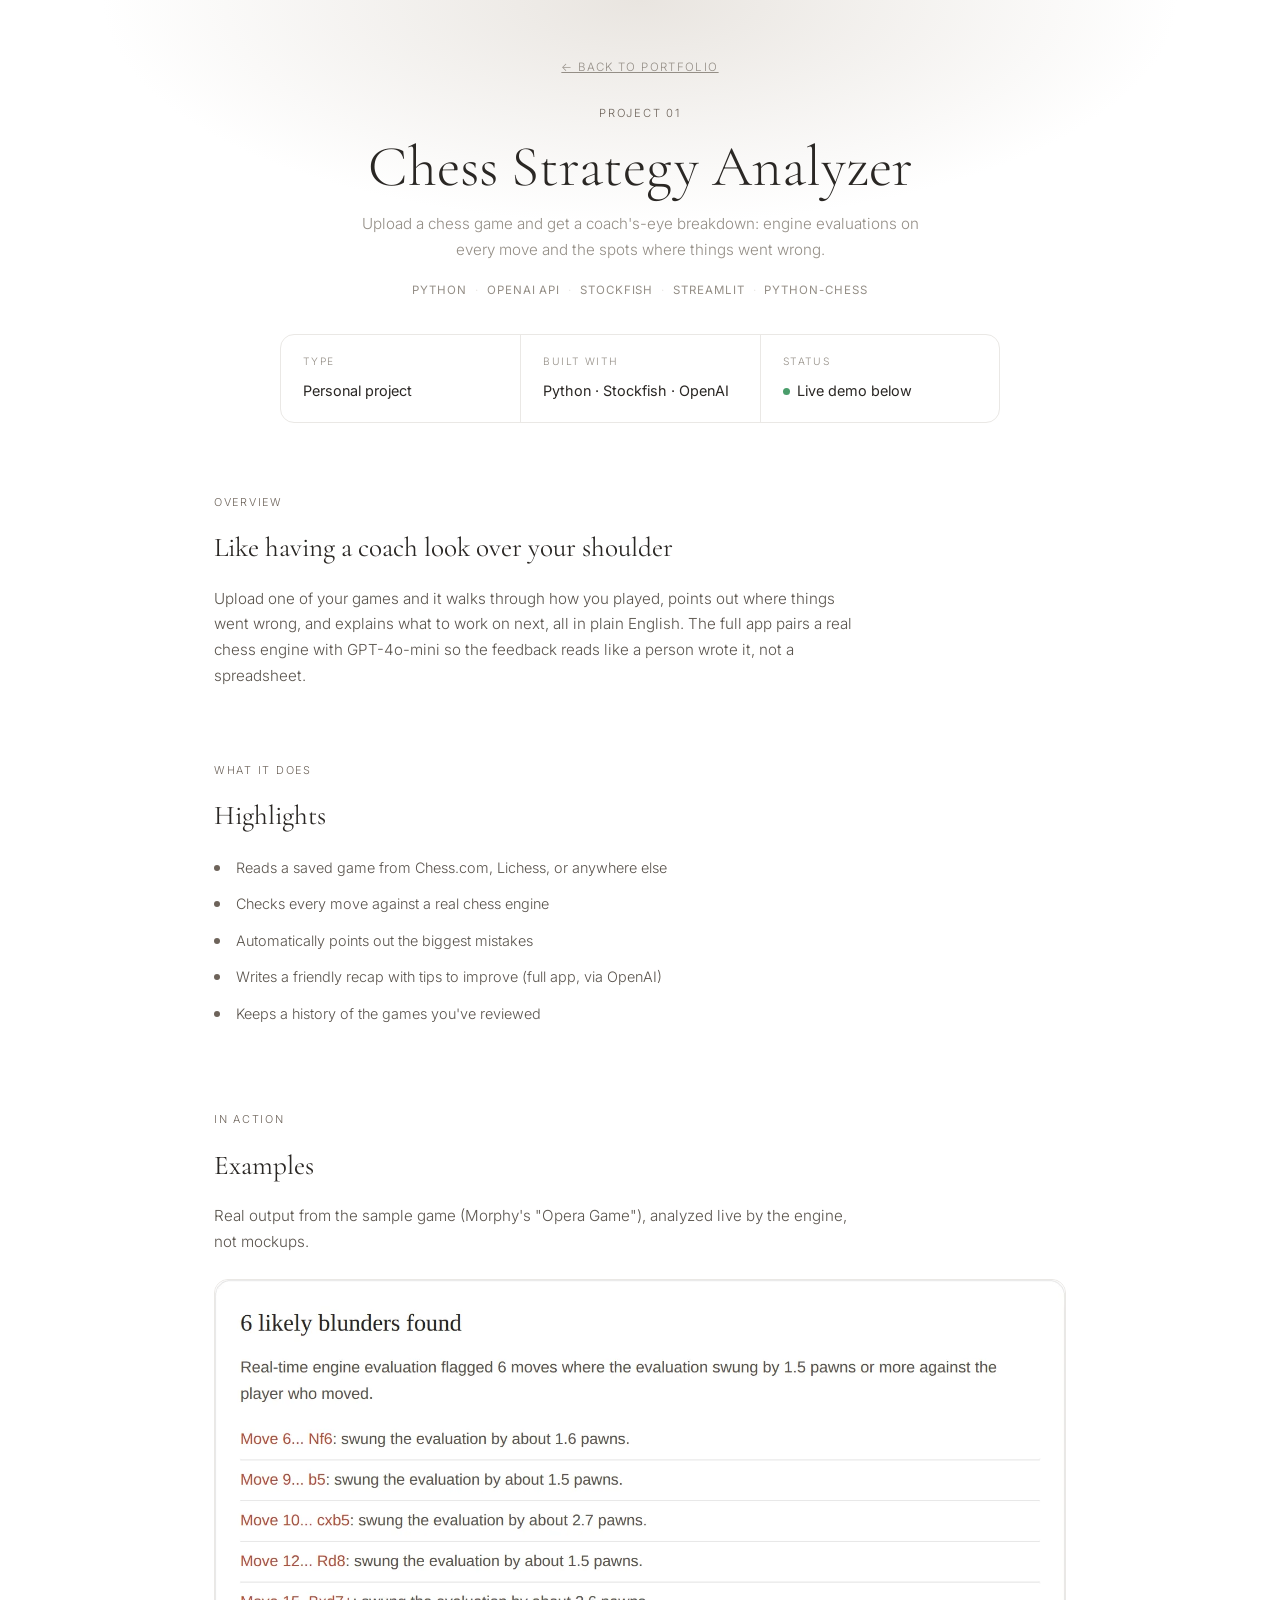
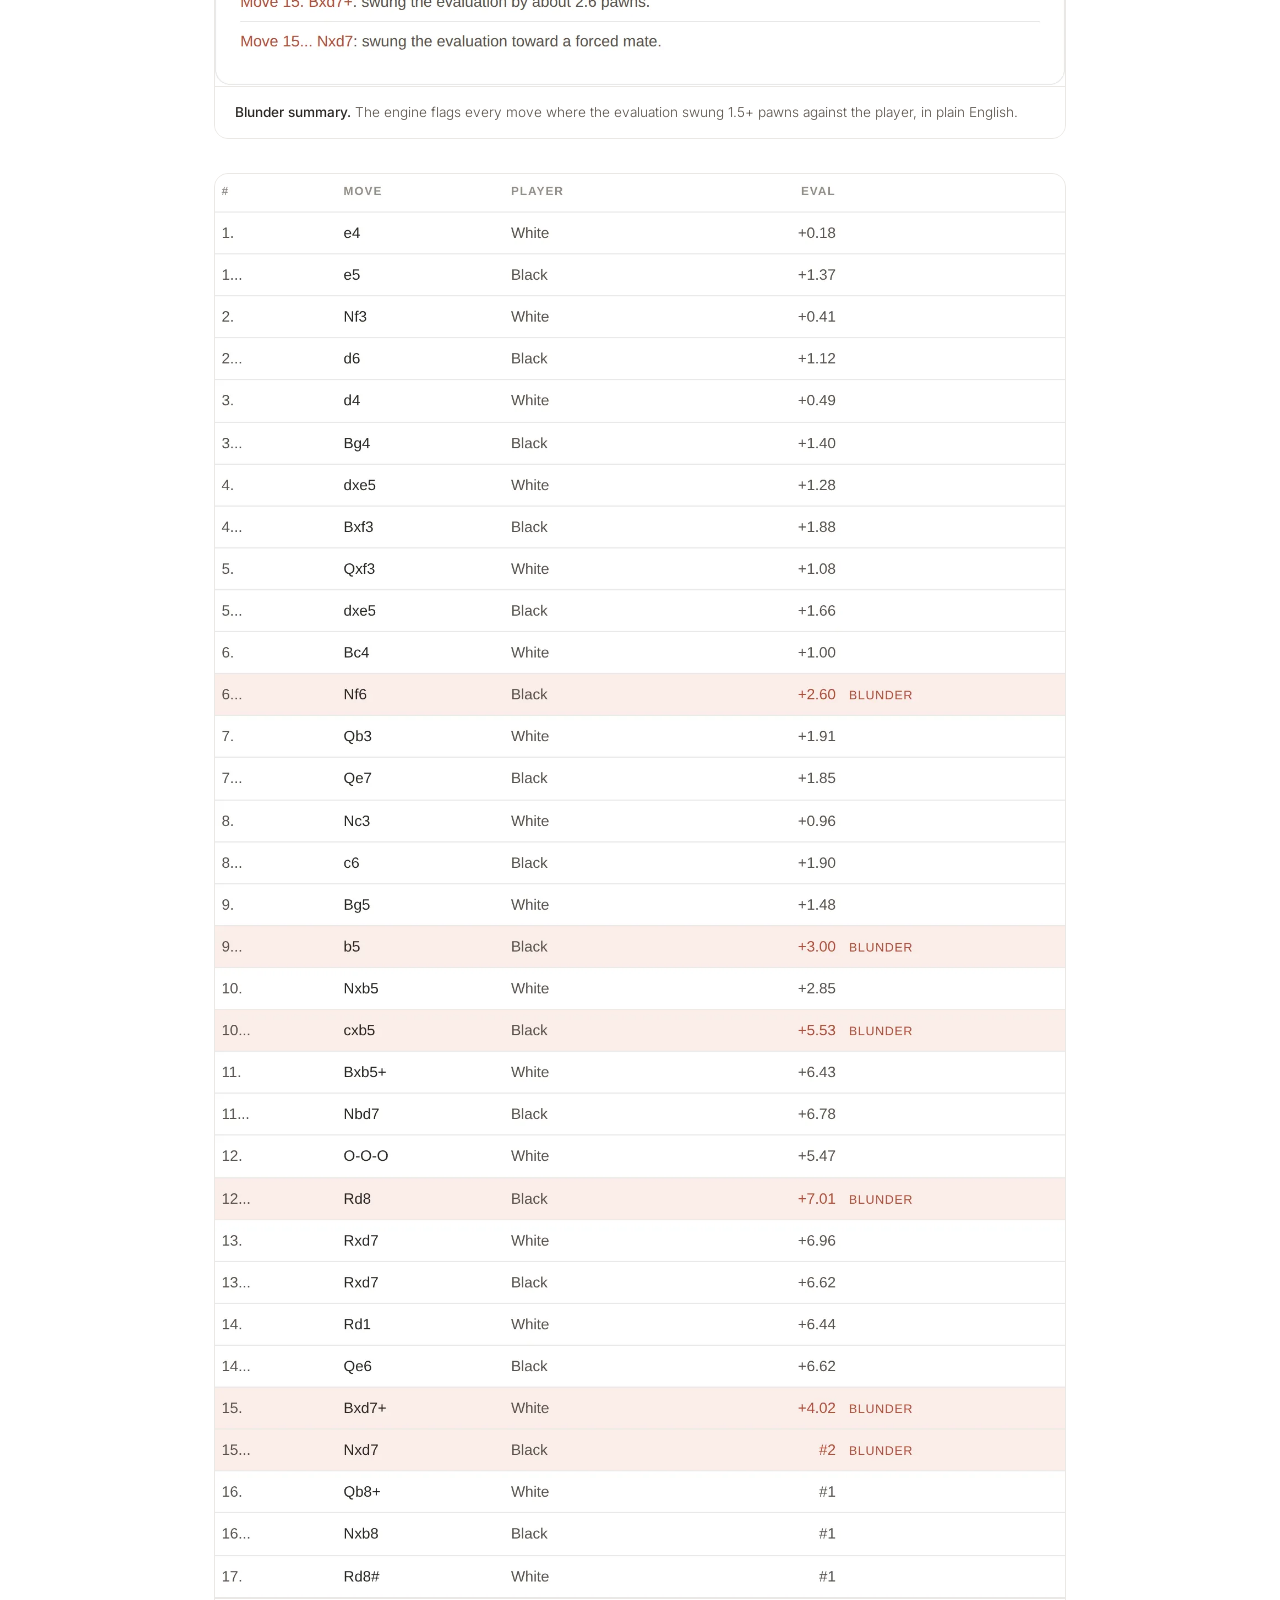
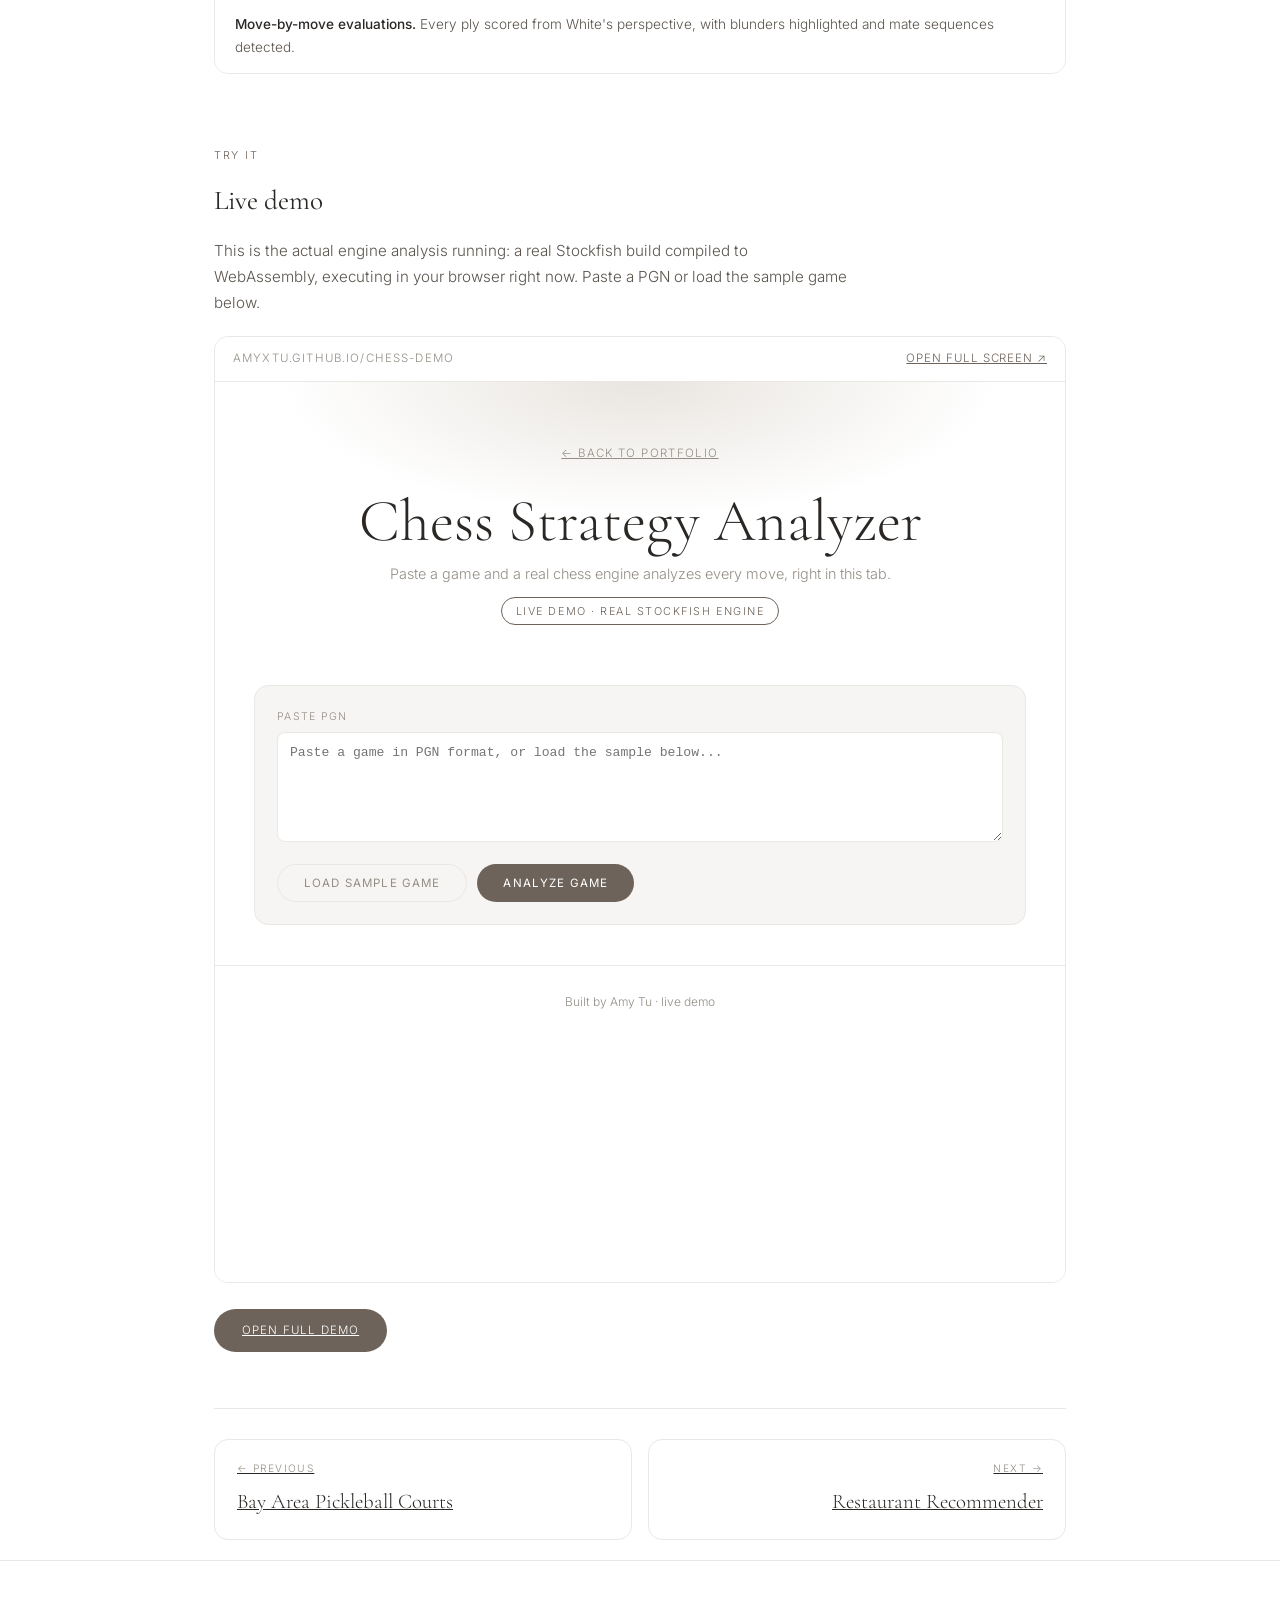
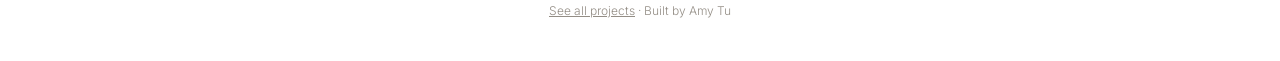
<file: projects/chess-strategy-analyzer/index.html>
<!DOCTYPE html>
<html lang="en">
<head>
  <meta charset="UTF-8" />
  <meta name="viewport" content="width=device-width, initial-scale=1.0" />
  <title>Chess Strategy Analyzer · Amy Tu</title>
  <meta name="description" content="Chess Strategy Analyzer: upload a game and get engine evaluations and blunder detection. Try the live, real Stockfish-powered demo right on this page." />
  <link rel="canonical" href="https://amyxtu.github.io/projects/chess-strategy-analyzer/" />
  <meta name="theme-color" content="#6d635a" />

  <meta property="og:type" content="website" />
  <meta property="og:url" content="https://amyxtu.github.io/projects/chess-strategy-analyzer/" />
  <meta property="og:title" content="Chess Strategy Analyzer · Amy Tu" />
  <meta property="og:description" content="Upload a chess game and get engine evaluations and blunder detection, live, real Stockfish running in your browser." />
  <meta property="og:image" content="https://amyxtu.github.io/assets/shots/chess-summary.webp" />
  <meta property="og:image:alt" content="Chess Strategy Analyzer blunder summary" />

  <meta name="twitter:card" content="summary_large_image" />
  <meta name="twitter:title" content="Chess Strategy Analyzer · Amy Tu" />
  <meta name="twitter:description" content="Upload a chess game and get engine evaluations and blunder detection, live, real Stockfish running in your browser." />
  <meta name="twitter:image" content="https://amyxtu.github.io/assets/shots/chess-summary.webp" />

  <link rel="icon" href="../../favicon.svg" type="image/svg+xml" />
  <link rel="preconnect" href="https://fonts.googleapis.com" />
  <link rel="preconnect" href="https://fonts.gstatic.com" crossorigin />
  <link href="https://fonts.googleapis.com/css2?family=Cormorant+Garamond:wght@300;400;500&family=Inter:wght@300;400;500&display=swap" rel="stylesheet" />
  <link rel="stylesheet" href="../project.css" />
</head>
<body>
  <header class="hero">
    <div class="wrap">
      <a class="back" href="../../">&larr; Back to portfolio</a>
      <span class="eyebrow">Project 01</span>
      <h1>Chess Strategy Analyzer</h1>
      <p class="tagline">Upload a chess game and get a coach's-eye breakdown: engine evaluations on every move and the spots where things went wrong.</p>
      <div class="tags"><span>Python</span><span>OpenAI API</span><span>Stockfish</span><span>Streamlit</span><span>python-chess</span></div>
      <div class="facts">
        <div class="fact"><span class="k">Type</span><span class="v">Personal project</span></div>
        <div class="fact"><span class="k">Built with</span><span class="v">Python · Stockfish · OpenAI</span></div>
        <div class="fact"><span class="k">Status</span><span class="v"><span class="live-dot"></span>Live demo below</span></div>
      </div>
    </div>
  </header>

  <main class="wrap">
    <section>
      <span class="section-label">Overview</span>
      <h2>Like having a coach look over your shoulder</h2>
      <p class="lead">Upload one of your games and it walks through how you played, points out where things went wrong, and explains what to work on next, all in plain English. The full app pairs a real chess engine with GPT-4o-mini so the feedback reads like a person wrote it, not a spreadsheet.</p>
    </section>

    <section>
      <span class="section-label">What it does</span>
      <h2>Highlights</h2>
      <ul class="features">
        <li>Reads a saved game from Chess.com, Lichess, or anywhere else</li>
        <li>Checks every move against a real chess engine</li>
        <li>Automatically points out the biggest mistakes</li>
        <li>Writes a friendly recap with tips to improve (full app, via OpenAI)</li>
        <li>Keeps a history of the games you've reviewed</li>
      </ul>
    </section>

    <section>
      <span class="section-label">In action</span>
      <h2>Examples</h2>
      <p class="lead" style="margin-bottom:24px">Real output from the sample game (Morphy's "Opera Game"), analyzed live by the engine, not mockups.</p>
      <div class="gallery">
        <figure class="shot">
          <img src="../../assets/shots/chess-summary.webp" alt="Analysis summary listing six likely blunders with the evaluation swing for each" loading="lazy" width="1544" height="738" />
          <figcaption><b>Blunder summary.</b> The engine flags every move where the evaluation swung 1.5+ pawns against the player, in plain English.</figcaption>
        </figure>
        <figure class="shot">
          <img src="../../assets/shots/chess-table.webp" alt="Move-by-move table with engine evaluations, blunders highlighted" loading="lazy" width="1544" height="2586" />
          <figcaption><b>Move-by-move evaluations.</b> Every ply scored from White's perspective, with blunders highlighted and mate sequences detected.</figcaption>
        </figure>
      </div>
    </section>

    <section>
      <span class="section-label">Try it</span>
      <h2>Live demo</h2>
      <p class="lead" style="margin-bottom:20px">This is the actual engine analysis running: a real Stockfish build compiled to WebAssembly, executing in your browser right now. Paste a PGN or load the sample game below.</p>
      <div class="demo-frame-wrap">
        <div class="demo-toolbar">
          <span class="label">amyxtu.github.io/chess-demo</span>
          <a href="../../chess-demo/" target="_blank" rel="noopener">Open full screen &#8599;</a>
        </div>
        <iframe class="demo-frame" src="../../chess-demo/" title="Chess Strategy Analyzer live demo" loading="lazy"></iframe>
      </div>
      <div class="cta-row">
        <a class="btn btn-primary" href="../../chess-demo/" target="_blank" rel="noopener">Open Full Demo</a>
      </div>
    </section>

    <nav class="project-nav">
      <a class="prev" href="../pickleball-courts/"><span class="dir">&larr; Previous</span><span class="ttl">Bay Area Pickleball Courts</span></a>
      <a class="next" href="../restaurant-recommender/"><span class="dir">Next &rarr;</span><span class="ttl">Restaurant Recommender</span></a>
    </nav>
  </main>

  <footer class="page-footer">
    <p><a href="../../#projects">See all projects</a> · Built by Amy Tu</p>
  </footer>
</body>
</html>
</file>
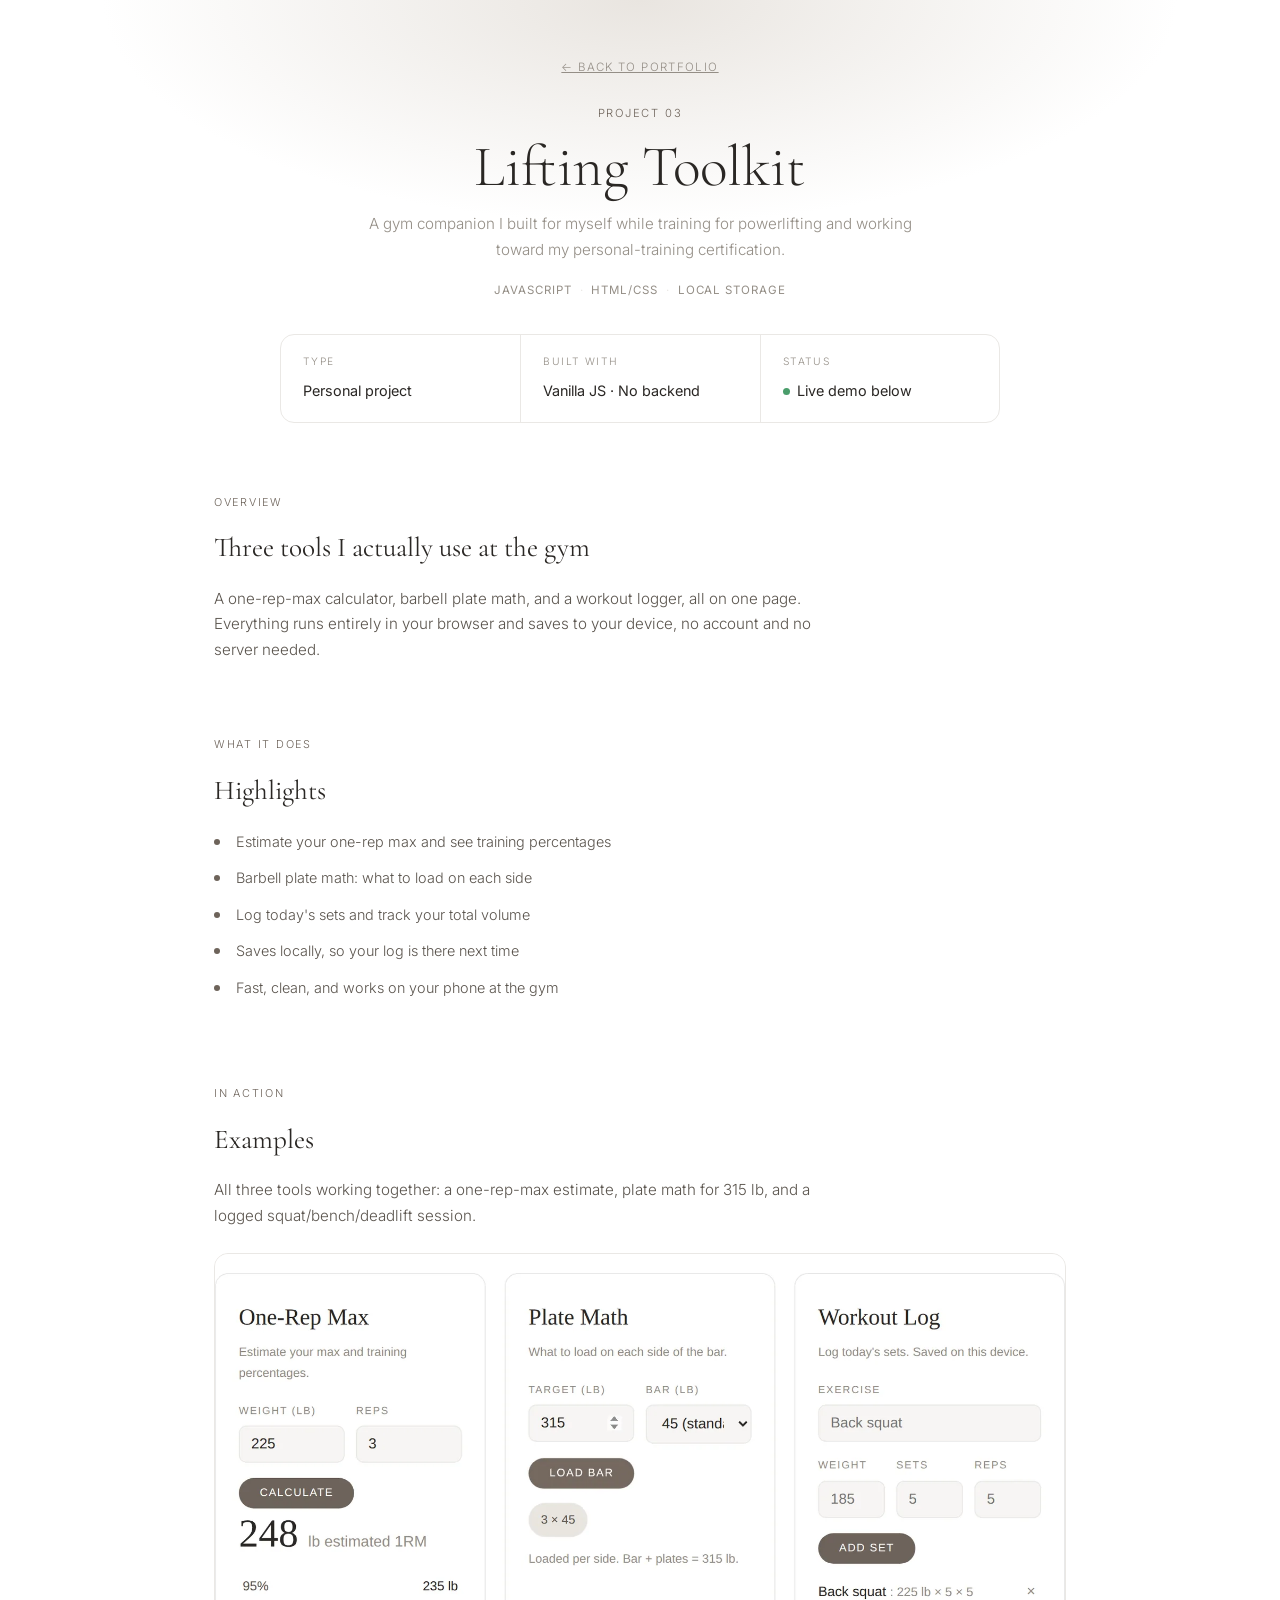
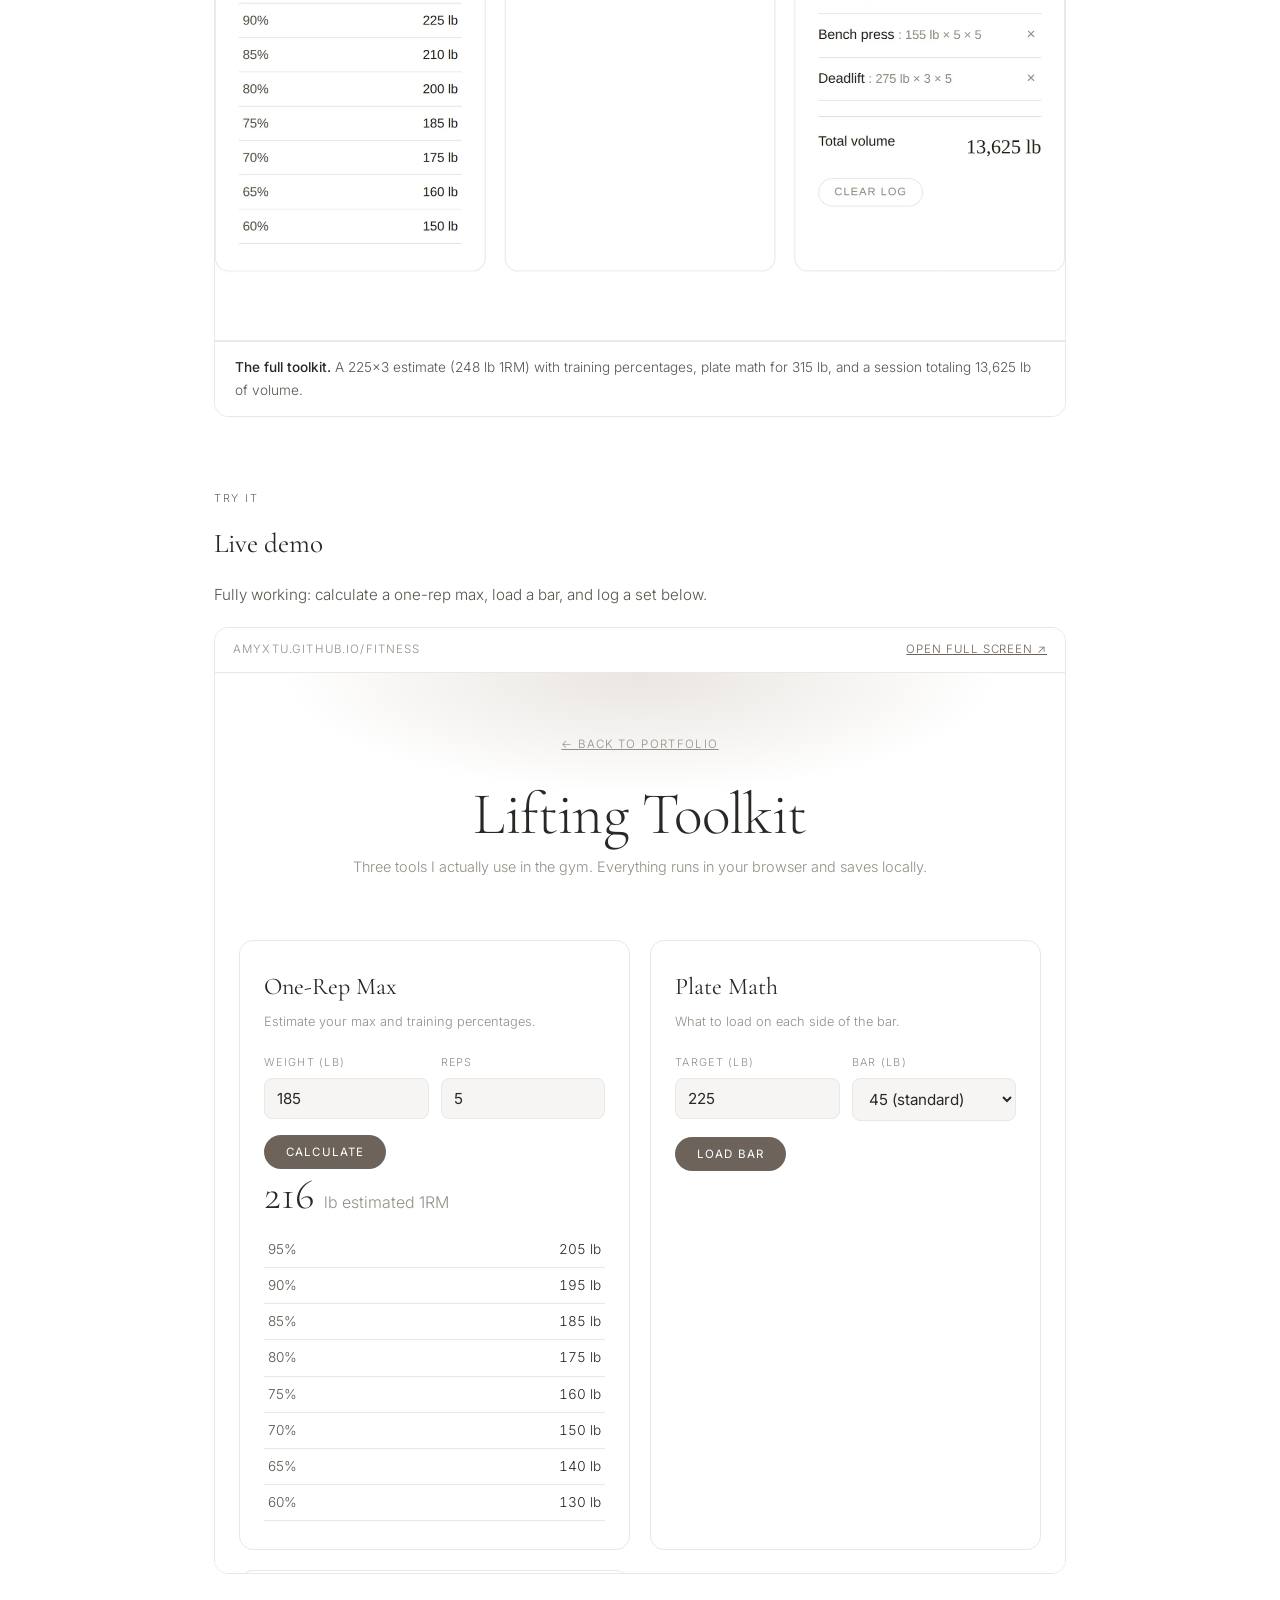
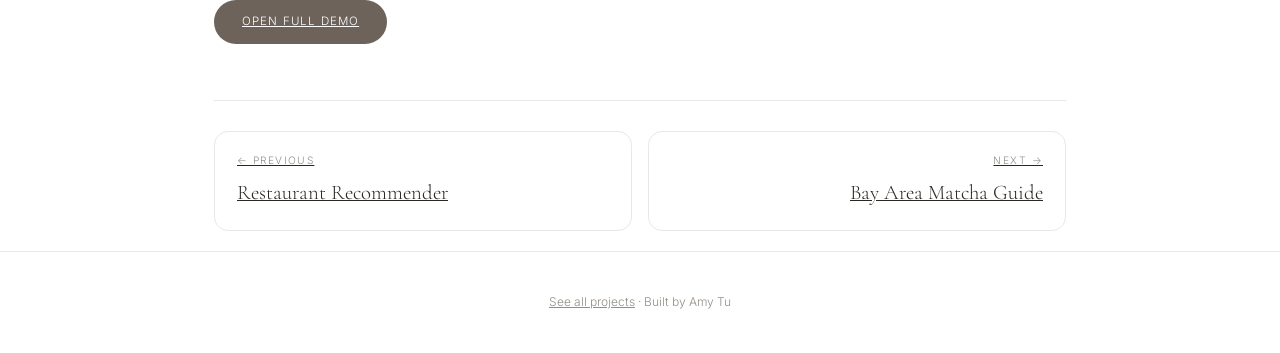
<file: projects/lifting-toolkit/index.html>
<!DOCTYPE html>
<html lang="en">
<head>
  <meta charset="UTF-8" />
  <meta name="viewport" content="width=device-width, initial-scale=1.0" />
  <title>Lifting Toolkit · Amy Tu</title>
  <meta name="description" content="Lifting Toolkit: a one-rep-max calculator, barbell plate math, and a workout logger. Try the live demo right on this page, it runs entirely in your browser." />
  <link rel="canonical" href="https://amyxtu.github.io/projects/lifting-toolkit/" />
  <meta name="theme-color" content="#6d635a" />

  <meta property="og:type" content="website" />
  <meta property="og:url" content="https://amyxtu.github.io/projects/lifting-toolkit/" />
  <meta property="og:title" content="Lifting Toolkit · Amy Tu" />
  <meta property="og:description" content="A one-rep-max calculator, barbell plate math, and a workout logger, all running in your browser." />
  <meta property="og:image" content="https://amyxtu.github.io/assets/shots/fitness-tools.webp" />
  <meta property="og:image:alt" content="Lifting Toolkit with one-rep-max, plate math, and workout log results" />

  <meta name="twitter:card" content="summary_large_image" />
  <meta name="twitter:title" content="Lifting Toolkit · Amy Tu" />
  <meta name="twitter:description" content="A one-rep-max calculator, barbell plate math, and a workout logger, all running in your browser." />
  <meta name="twitter:image" content="https://amyxtu.github.io/assets/shots/fitness-tools.webp" />

  <link rel="icon" href="../../favicon.svg" type="image/svg+xml" />
  <link rel="preconnect" href="https://fonts.googleapis.com" />
  <link rel="preconnect" href="https://fonts.gstatic.com" crossorigin />
  <link href="https://fonts.googleapis.com/css2?family=Cormorant+Garamond:wght@300;400;500&family=Inter:wght@300;400;500&display=swap" rel="stylesheet" />
  <link rel="stylesheet" href="../project.css" />
</head>
<body>
  <header class="hero">
    <div class="wrap">
      <a class="back" href="../../">&larr; Back to portfolio</a>
      <span class="eyebrow">Project 03</span>
      <h1>Lifting Toolkit</h1>
      <p class="tagline">A gym companion I built for myself while training for powerlifting and working toward my personal-training certification.</p>
      <div class="tags"><span>JavaScript</span><span>HTML/CSS</span><span>Local Storage</span></div>
      <div class="facts">
        <div class="fact"><span class="k">Type</span><span class="v">Personal project</span></div>
        <div class="fact"><span class="k">Built with</span><span class="v">Vanilla JS · No backend</span></div>
        <div class="fact"><span class="k">Status</span><span class="v"><span class="live-dot"></span>Live demo below</span></div>
      </div>
    </div>
  </header>

  <main class="wrap">
    <section>
      <span class="section-label">Overview</span>
      <h2>Three tools I actually use at the gym</h2>
      <p class="lead">A one-rep-max calculator, barbell plate math, and a workout logger, all on one page. Everything runs entirely in your browser and saves to your device, no account and no server needed.</p>
    </section>

    <section>
      <span class="section-label">What it does</span>
      <h2>Highlights</h2>
      <ul class="features">
        <li>Estimate your one-rep max and see training percentages</li>
        <li>Barbell plate math: what to load on each side</li>
        <li>Log today's sets and track your total volume</li>
        <li>Saves locally, so your log is there next time</li>
        <li>Fast, clean, and works on your phone at the gym</li>
      </ul>
    </section>

    <section>
      <span class="section-label">In action</span>
      <h2>Examples</h2>
      <p class="lead" style="margin-bottom:24px">All three tools working together: a one-rep-max estimate, plate math for 315 lb, and a logged squat/bench/deadlift session.</p>
      <div class="gallery">
        <figure class="shot">
          <img src="../../assets/shots/fitness-tools.webp" alt="One-rep-max calculator, plate math, and workout log all filled in with results" loading="lazy" width="1600" height="1293" />
          <figcaption><b>The full toolkit.</b> A 225×3 estimate (248 lb 1RM) with training percentages, plate math for 315 lb, and a session totaling 13,625 lb of volume.</figcaption>
        </figure>
      </div>
    </section>

    <section>
      <span class="section-label">Try it</span>
      <h2>Live demo</h2>
      <p class="lead" style="margin-bottom:20px">Fully working: calculate a one-rep max, load a bar, and log a set below.</p>
      <div class="demo-frame-wrap">
        <div class="demo-toolbar">
          <span class="label">amyxtu.github.io/fitness</span>
          <a href="../../fitness/" target="_blank" rel="noopener">Open full screen &#8599;</a>
        </div>
        <iframe class="demo-frame" src="../../fitness/" title="Lifting Toolkit live demo" loading="lazy"></iframe>
      </div>
      <div class="cta-row">
        <a class="btn btn-primary" href="../../fitness/" target="_blank" rel="noopener">Open Full Demo</a>
      </div>
    </section>

    <nav class="project-nav">
      <a class="prev" href="../restaurant-recommender/"><span class="dir">&larr; Previous</span><span class="ttl">Restaurant Recommender</span></a>
      <a class="next" href="../matcha-guide/"><span class="dir">Next &rarr;</span><span class="ttl">Bay Area Matcha Guide</span></a>
    </nav>
  </main>

  <footer class="page-footer">
    <p><a href="../../#projects">See all projects</a> · Built by Amy Tu</p>
  </footer>
</body>
</html>
</file>
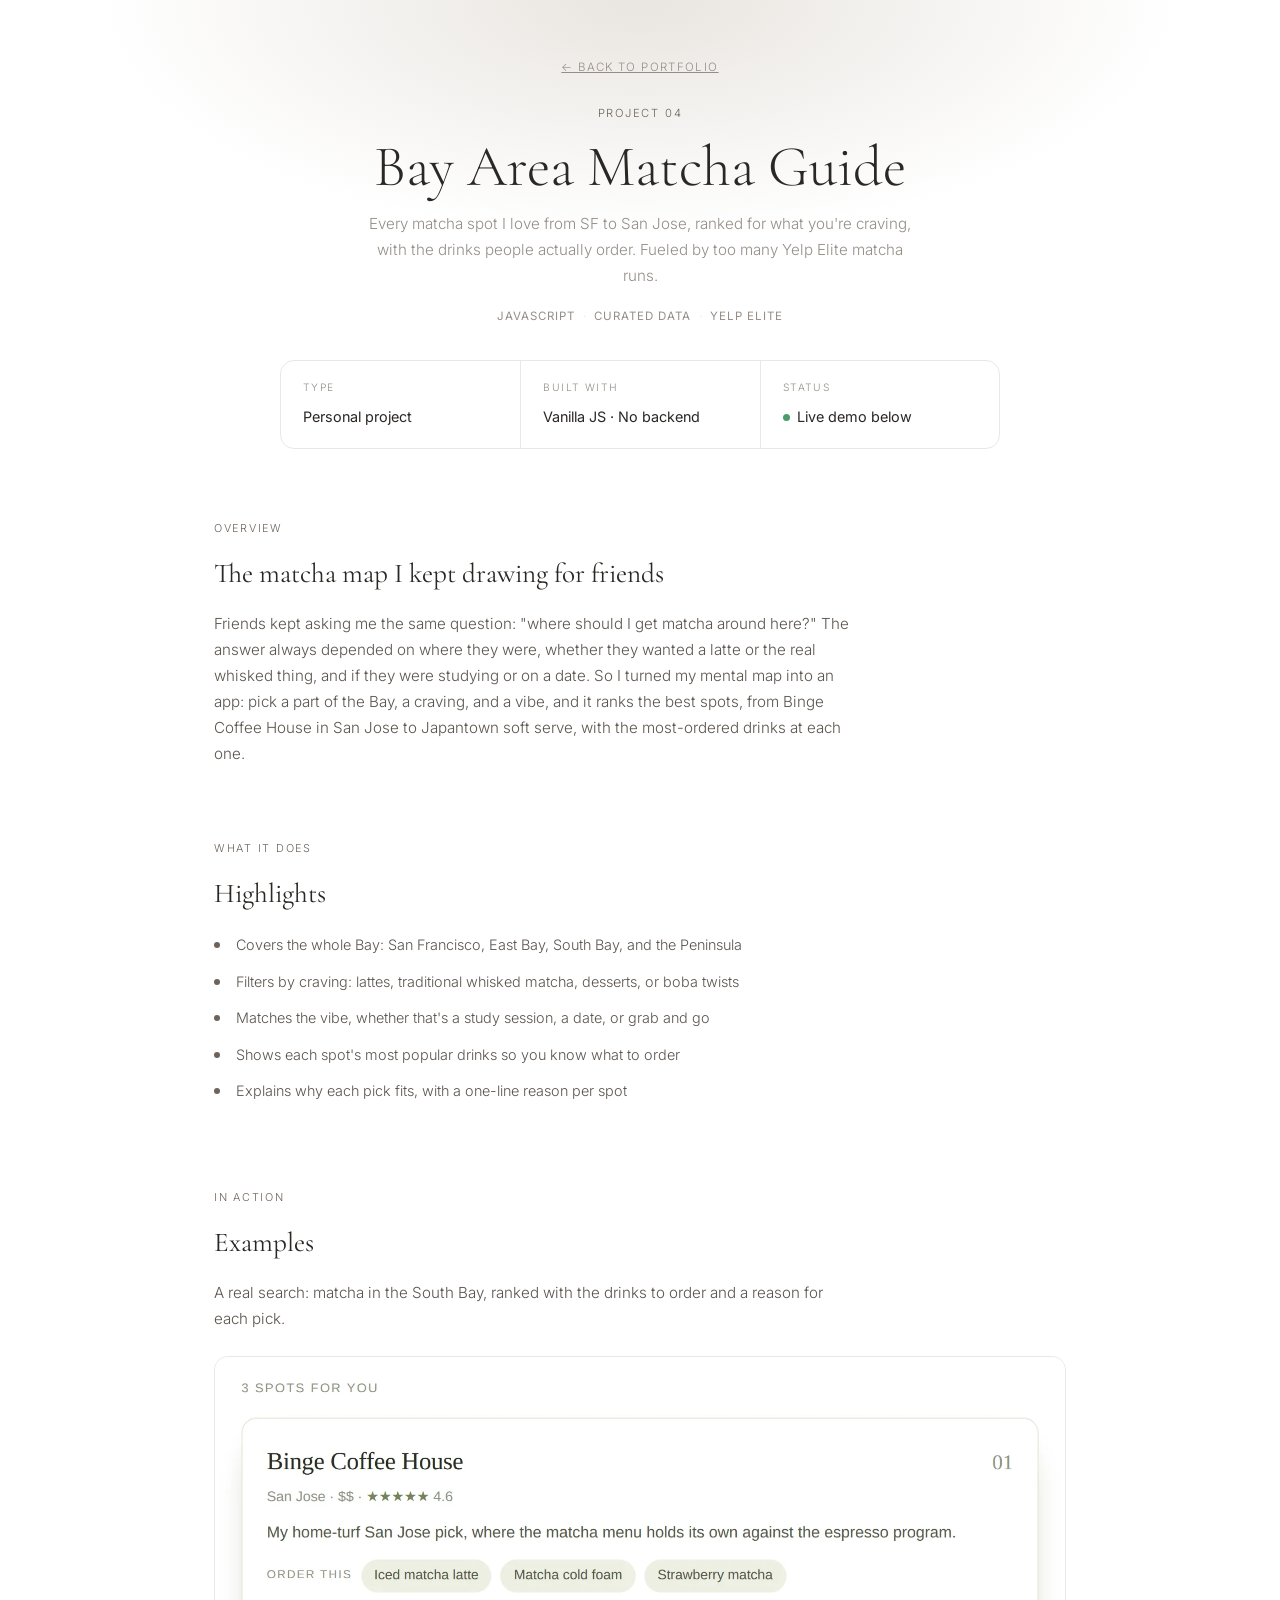
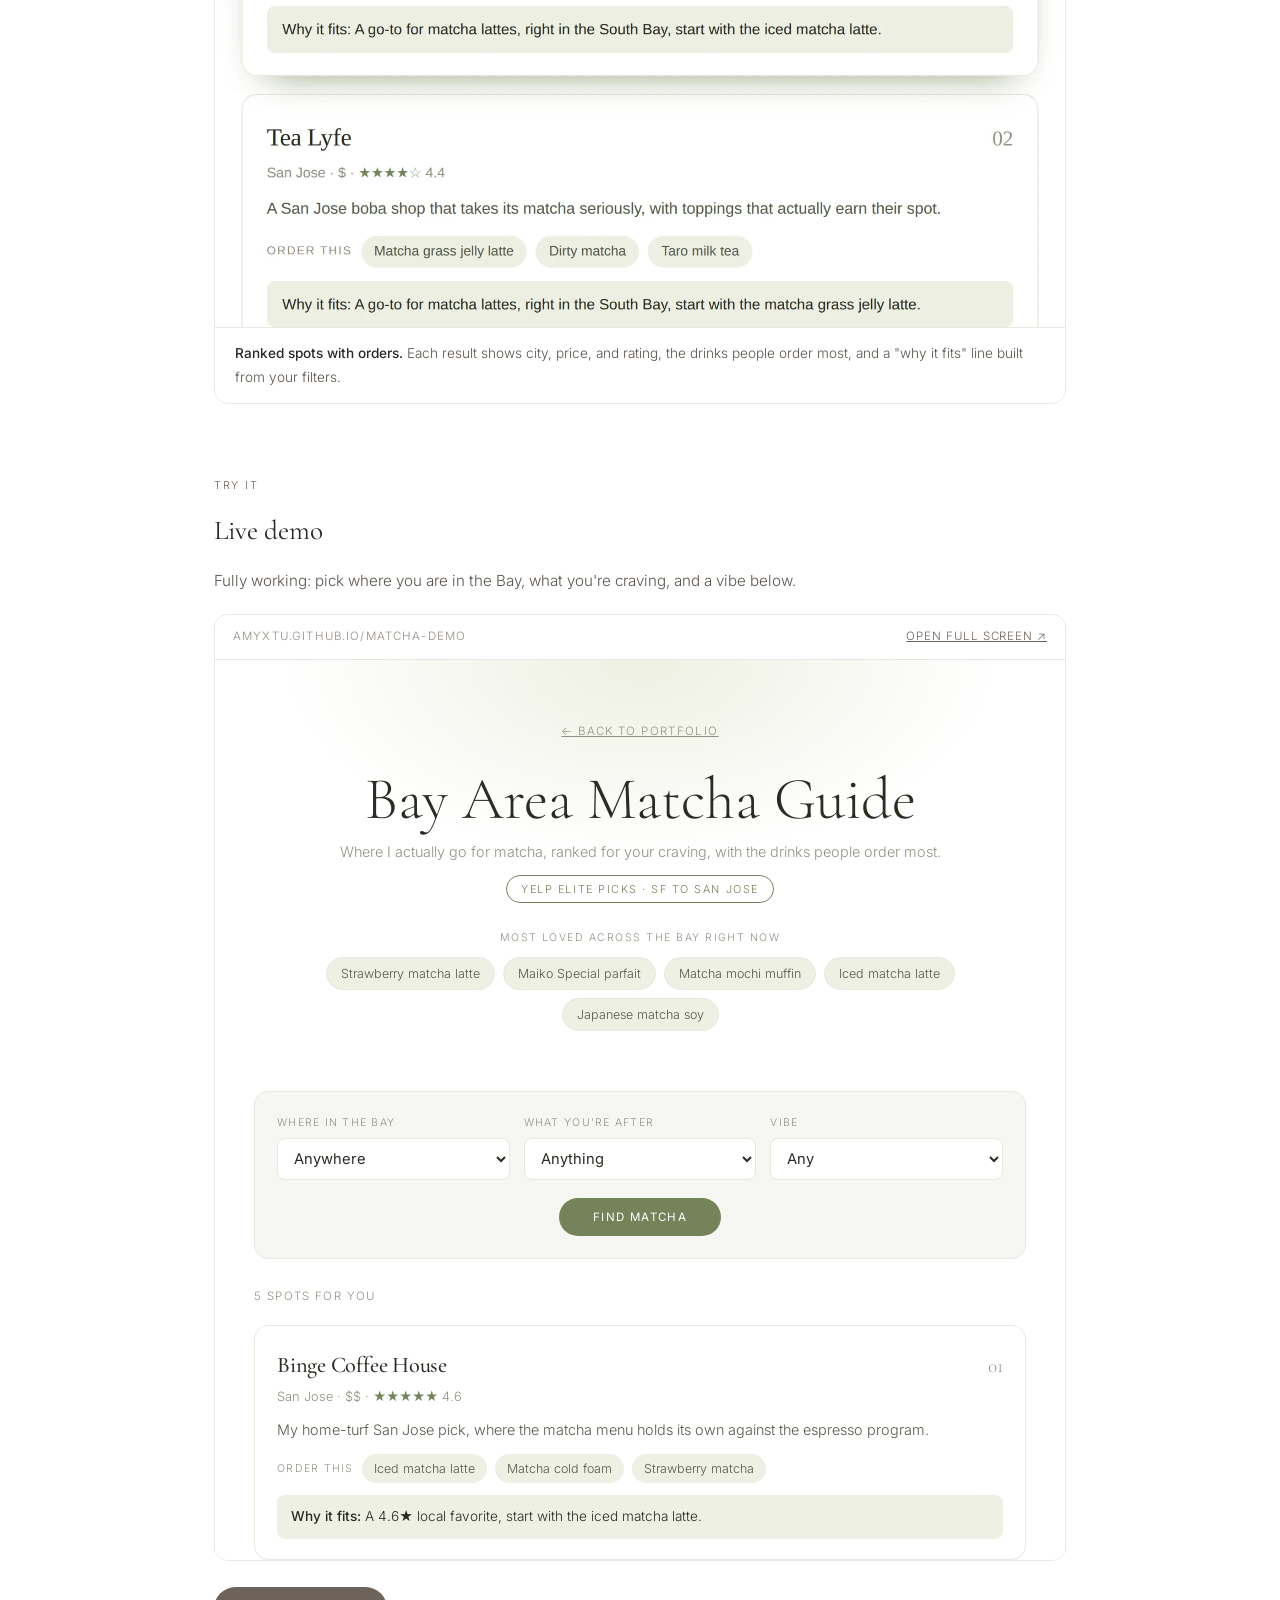
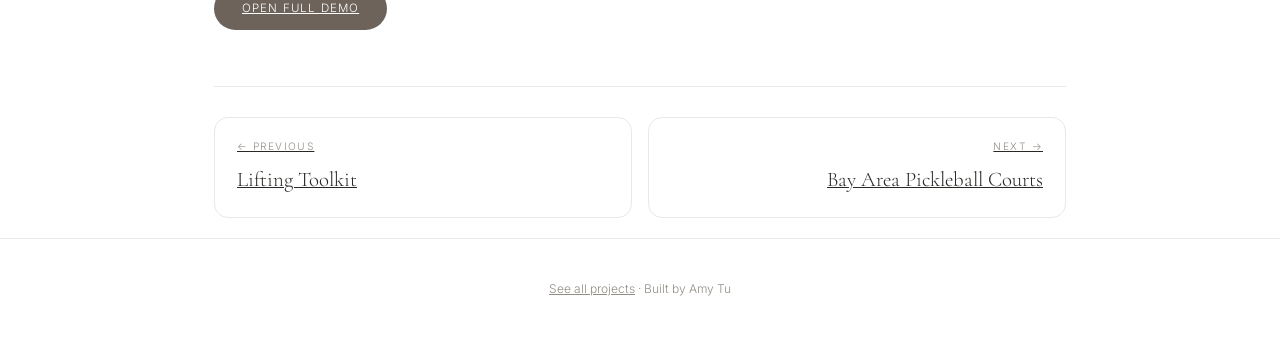
<file: projects/matcha-guide/index.html>
<!DOCTYPE html>
<html lang="en">
<head>
  <meta charset="UTF-8" />
  <meta name="viewport" content="width=device-width, initial-scale=1.0" />
  <title>Bay Area Matcha Guide · Amy Tu</title>
  <meta name="description" content="Bay Area Matcha Guide: pick where you are, what you're craving, and a vibe, and it ranks the best matcha spots from SF to San Jose with the drinks people actually order. Try the live demo on this page." />
  <link rel="canonical" href="https://amyxtu.github.io/projects/matcha-guide/" />
  <meta name="theme-color" content="#6d635a" />

  <meta property="og:type" content="website" />
  <meta property="og:url" content="https://amyxtu.github.io/projects/matcha-guide/" />
  <meta property="og:title" content="Bay Area Matcha Guide · Amy Tu" />
  <meta property="og:description" content="Ranked matcha spots from SF to San Jose, with the drinks people actually order at each one." />
  <meta property="og:image" content="https://amyxtu.github.io/assets/shots/matcha-results.webp" />
  <meta property="og:image:alt" content="Ranked Bay Area matcha spots with popular drinks and reasons for each pick" />

  <meta name="twitter:card" content="summary_large_image" />
  <meta name="twitter:title" content="Bay Area Matcha Guide · Amy Tu" />
  <meta name="twitter:description" content="Ranked matcha spots from SF to San Jose, with the drinks people actually order at each one." />
  <meta name="twitter:image" content="https://amyxtu.github.io/assets/shots/matcha-results.webp" />

  <link rel="icon" href="../../favicon.svg" type="image/svg+xml" />
  <link rel="preconnect" href="https://fonts.googleapis.com" />
  <link rel="preconnect" href="https://fonts.gstatic.com" crossorigin />
  <link href="https://fonts.googleapis.com/css2?family=Cormorant+Garamond:wght@300;400;500&family=Inter:wght@300;400;500&display=swap" rel="stylesheet" />
  <link rel="stylesheet" href="../project.css" />
</head>
<body>
  <header class="hero">
    <div class="wrap">
      <a class="back" href="../../">&larr; Back to portfolio</a>
      <span class="eyebrow">Project 04</span>
      <h1>Bay Area Matcha Guide</h1>
      <p class="tagline">Every matcha spot I love from SF to San Jose, ranked for what you're craving, with the drinks people actually order. Fueled by too many Yelp Elite matcha runs.</p>
      <div class="tags"><span>JavaScript</span><span>Curated Data</span><span>Yelp Elite</span></div>
      <div class="facts">
        <div class="fact"><span class="k">Type</span><span class="v">Personal project</span></div>
        <div class="fact"><span class="k">Built with</span><span class="v">Vanilla JS · No backend</span></div>
        <div class="fact"><span class="k">Status</span><span class="v"><span class="live-dot"></span>Live demo below</span></div>
      </div>
    </div>
  </header>

  <main class="wrap">
    <section>
      <span class="section-label">Overview</span>
      <h2>The matcha map I kept drawing for friends</h2>
      <p class="lead">Friends kept asking me the same question: "where should I get matcha around here?" The answer always depended on where they were, whether they wanted a latte or the real whisked thing, and if they were studying or on a date. So I turned my mental map into an app: pick a part of the Bay, a craving, and a vibe, and it ranks the best spots, from Binge Coffee House in San Jose to Japantown soft serve, with the most-ordered drinks at each one.</p>
    </section>

    <section>
      <span class="section-label">What it does</span>
      <h2>Highlights</h2>
      <ul class="features">
        <li>Covers the whole Bay: San Francisco, East Bay, South Bay, and the Peninsula</li>
        <li>Filters by craving: lattes, traditional whisked matcha, desserts, or boba twists</li>
        <li>Matches the vibe, whether that's a study session, a date, or grab and go</li>
        <li>Shows each spot's most popular drinks so you know what to order</li>
        <li>Explains why each pick fits, with a one-line reason per spot</li>
      </ul>
    </section>

    <section>
      <span class="section-label">In action</span>
      <h2>Examples</h2>
      <p class="lead" style="margin-bottom:24px">A real search: matcha in the South Bay, ranked with the drinks to order and a reason for each pick.</p>
      <div class="gallery">
        <figure class="shot">
          <img src="../../assets/shots/matcha-results.webp" alt="Ranked matcha spots showing city, price, rating, popular drinks, and a why-it-fits reason for each" loading="lazy" width="1544" height="1036" />
          <figcaption><b>Ranked spots with orders.</b> Each result shows city, price, and rating, the drinks people order most, and a "why it fits" line built from your filters.</figcaption>
        </figure>
      </div>
    </section>

    <section>
      <span class="section-label">Try it</span>
      <h2>Live demo</h2>
      <p class="lead" style="margin-bottom:20px">Fully working: pick where you are in the Bay, what you're craving, and a vibe below.</p>
      <div class="demo-frame-wrap">
        <div class="demo-toolbar">
          <span class="label">amyxtu.github.io/matcha-demo</span>
          <a href="../../matcha-demo/" target="_blank" rel="noopener">Open full screen &#8599;</a>
        </div>
        <iframe class="demo-frame" src="../../matcha-demo/" title="Bay Area Matcha Guide live demo" loading="lazy"></iframe>
      </div>
      <div class="cta-row">
        <a class="btn btn-primary" href="../../matcha-demo/" target="_blank" rel="noopener">Open Full Demo</a>
      </div>
    </section>

    <nav class="project-nav">
      <a class="prev" href="../lifting-toolkit/"><span class="dir">&larr; Previous</span><span class="ttl">Lifting Toolkit</span></a>
      <a class="next" href="../pickleball-courts/"><span class="dir">Next &rarr;</span><span class="ttl">Bay Area Pickleball Courts</span></a>
    </nav>
  </main>

  <footer class="page-footer">
    <p><a href="../../#projects">See all projects</a> · Built by Amy Tu</p>
  </footer>
</body>
</html>
</file>
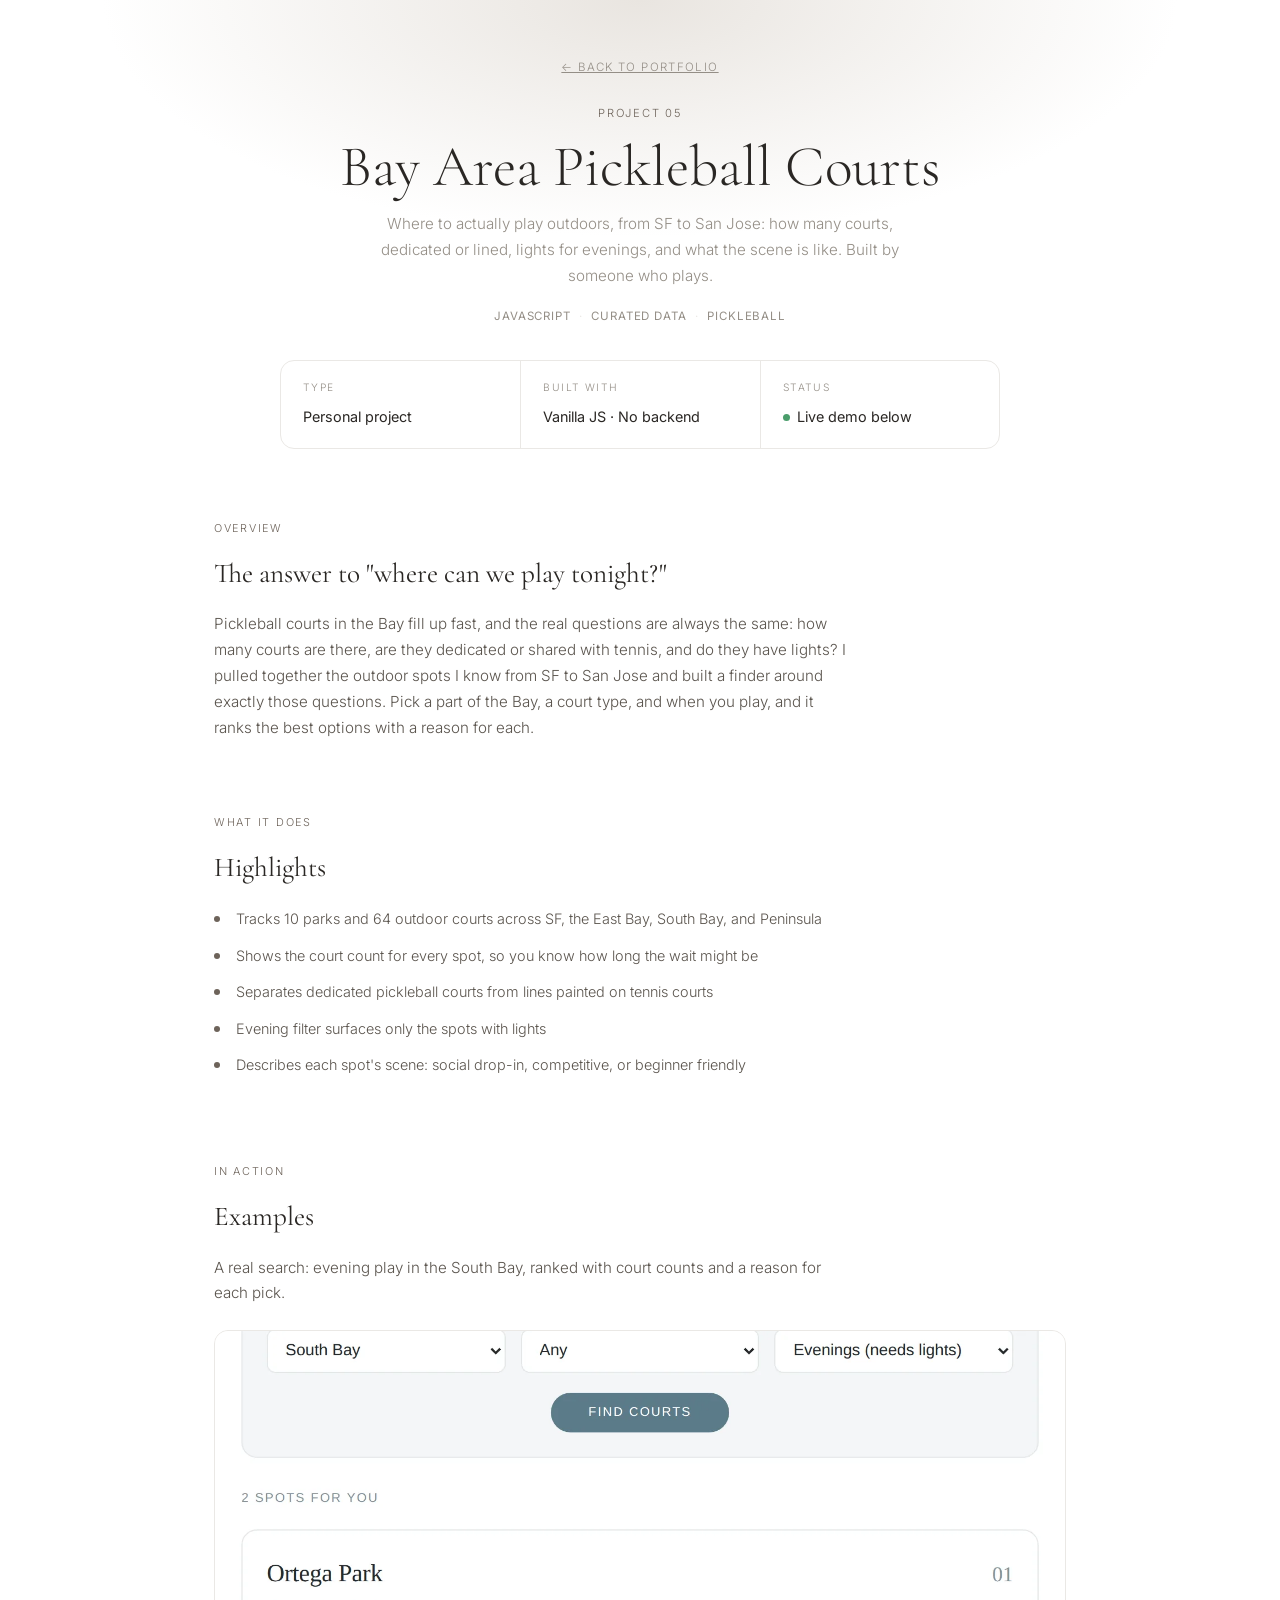
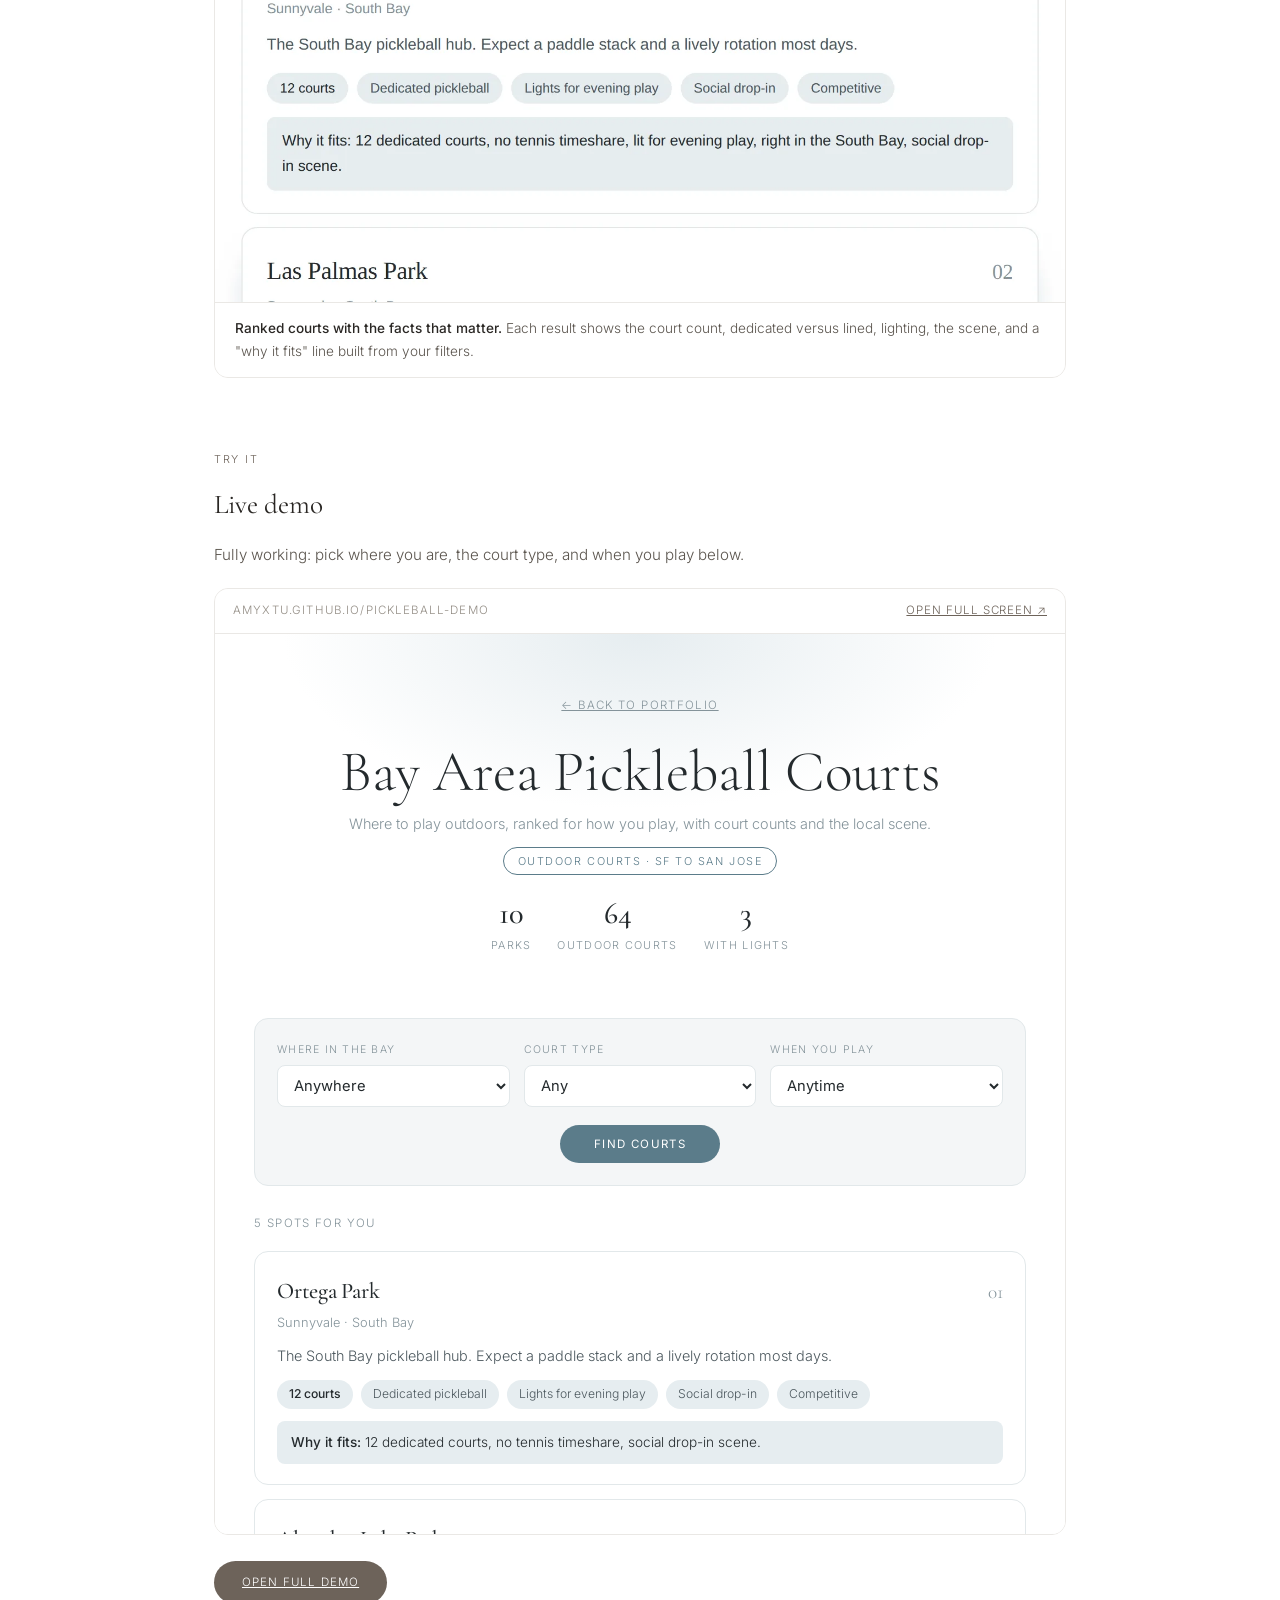
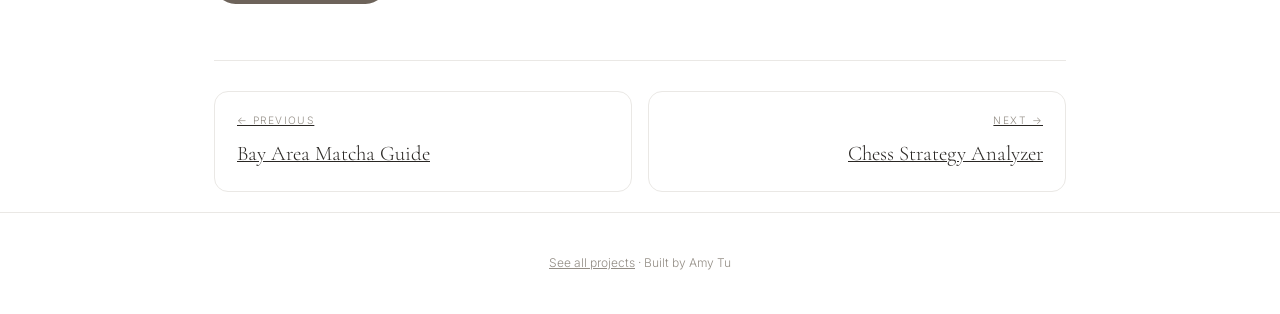
<file: projects/pickleball-courts/index.html>
<!DOCTYPE html>
<html lang="en">
<head>
  <meta charset="UTF-8" />
  <meta name="viewport" content="width=device-width, initial-scale=1.0" />
  <title>Bay Area Pickleball Courts · Amy Tu</title>
  <meta name="description" content="Bay Area Pickleball Courts: pick where you are, dedicated or lined courts, and when you play, and it ranks the best outdoor spots with court counts, lights, and the local scene. Try the live demo on this page." />
  <link rel="canonical" href="https://amyxtu.github.io/projects/pickleball-courts/" />
  <meta name="theme-color" content="#6d635a" />

  <meta property="og:type" content="website" />
  <meta property="og:url" content="https://amyxtu.github.io/projects/pickleball-courts/" />
  <meta property="og:title" content="Bay Area Pickleball Courts · Amy Tu" />
  <meta property="og:description" content="Ranked outdoor pickleball spots from SF to San Jose, with court counts, lights, and the local scene." />
  <meta property="og:image" content="https://amyxtu.github.io/assets/shots/pickleball-results.webp" />
  <meta property="og:image:alt" content="Ranked Bay Area pickleball courts with counts, court type, and lights" />

  <meta name="twitter:card" content="summary_large_image" />
  <meta name="twitter:title" content="Bay Area Pickleball Courts · Amy Tu" />
  <meta name="twitter:description" content="Ranked outdoor pickleball spots from SF to San Jose, with court counts, lights, and the local scene." />
  <meta name="twitter:image" content="https://amyxtu.github.io/assets/shots/pickleball-results.webp" />

  <link rel="icon" href="../../favicon.svg" type="image/svg+xml" />
  <link rel="preconnect" href="https://fonts.googleapis.com" />
  <link rel="preconnect" href="https://fonts.gstatic.com" crossorigin />
  <link href="https://fonts.googleapis.com/css2?family=Cormorant+Garamond:wght@300;400;500&family=Inter:wght@300;400;500&display=swap" rel="stylesheet" />
  <link rel="stylesheet" href="../project.css" />
</head>
<body>
  <header class="hero">
    <div class="wrap">
      <a class="back" href="../../">&larr; Back to portfolio</a>
      <span class="eyebrow">Project 05</span>
      <h1>Bay Area Pickleball Courts</h1>
      <p class="tagline">Where to actually play outdoors, from SF to San Jose: how many courts, dedicated or lined, lights for evenings, and what the scene is like. Built by someone who plays.</p>
      <div class="tags"><span>JavaScript</span><span>Curated Data</span><span>Pickleball</span></div>
      <div class="facts">
        <div class="fact"><span class="k">Type</span><span class="v">Personal project</span></div>
        <div class="fact"><span class="k">Built with</span><span class="v">Vanilla JS · No backend</span></div>
        <div class="fact"><span class="k">Status</span><span class="v"><span class="live-dot"></span>Live demo below</span></div>
      </div>
    </div>
  </header>

  <main class="wrap">
    <section>
      <span class="section-label">Overview</span>
      <h2>The answer to "where can we play tonight?"</h2>
      <p class="lead">Pickleball courts in the Bay fill up fast, and the real questions are always the same: how many courts are there, are they dedicated or shared with tennis, and do they have lights? I pulled together the outdoor spots I know from SF to San Jose and built a finder around exactly those questions. Pick a part of the Bay, a court type, and when you play, and it ranks the best options with a reason for each.</p>
    </section>

    <section>
      <span class="section-label">What it does</span>
      <h2>Highlights</h2>
      <ul class="features">
        <li>Tracks 10 parks and 64 outdoor courts across SF, the East Bay, South Bay, and Peninsula</li>
        <li>Shows the court count for every spot, so you know how long the wait might be</li>
        <li>Separates dedicated pickleball courts from lines painted on tennis courts</li>
        <li>Evening filter surfaces only the spots with lights</li>
        <li>Describes each spot's scene: social drop-in, competitive, or beginner friendly</li>
      </ul>
    </section>

    <section>
      <span class="section-label">In action</span>
      <h2>Examples</h2>
      <p class="lead" style="margin-bottom:24px">A real search: evening play in the South Bay, ranked with court counts and a reason for each pick.</p>
      <div class="gallery">
        <figure class="shot">
          <img src="../../assets/shots/pickleball-results.webp" alt="Ranked pickleball spots showing city, court count, dedicated or lined, lights, and a why-it-fits reason" loading="lazy" width="1544" height="1036" />
          <figcaption><b>Ranked courts with the facts that matter.</b> Each result shows the court count, dedicated versus lined, lighting, the scene, and a "why it fits" line built from your filters.</figcaption>
        </figure>
      </div>
    </section>

    <section>
      <span class="section-label">Try it</span>
      <h2>Live demo</h2>
      <p class="lead" style="margin-bottom:20px">Fully working: pick where you are, the court type, and when you play below.</p>
      <div class="demo-frame-wrap">
        <div class="demo-toolbar">
          <span class="label">amyxtu.github.io/pickleball-demo</span>
          <a href="../../pickleball-demo/" target="_blank" rel="noopener">Open full screen &#8599;</a>
        </div>
        <iframe class="demo-frame" src="../../pickleball-demo/" title="Bay Area Pickleball Courts live demo" loading="lazy"></iframe>
      </div>
      <div class="cta-row">
        <a class="btn btn-primary" href="../../pickleball-demo/" target="_blank" rel="noopener">Open Full Demo</a>
      </div>
    </section>

    <nav class="project-nav">
      <a class="prev" href="../matcha-guide/"><span class="dir">&larr; Previous</span><span class="ttl">Bay Area Matcha Guide</span></a>
      <a class="next" href="../chess-strategy-analyzer/"><span class="dir">Next &rarr;</span><span class="ttl">Chess Strategy Analyzer</span></a>
    </nav>
  </main>

  <footer class="page-footer">
    <p><a href="../../#projects">See all projects</a> · Built by Amy Tu</p>
  </footer>
</body>
</html>
</file>
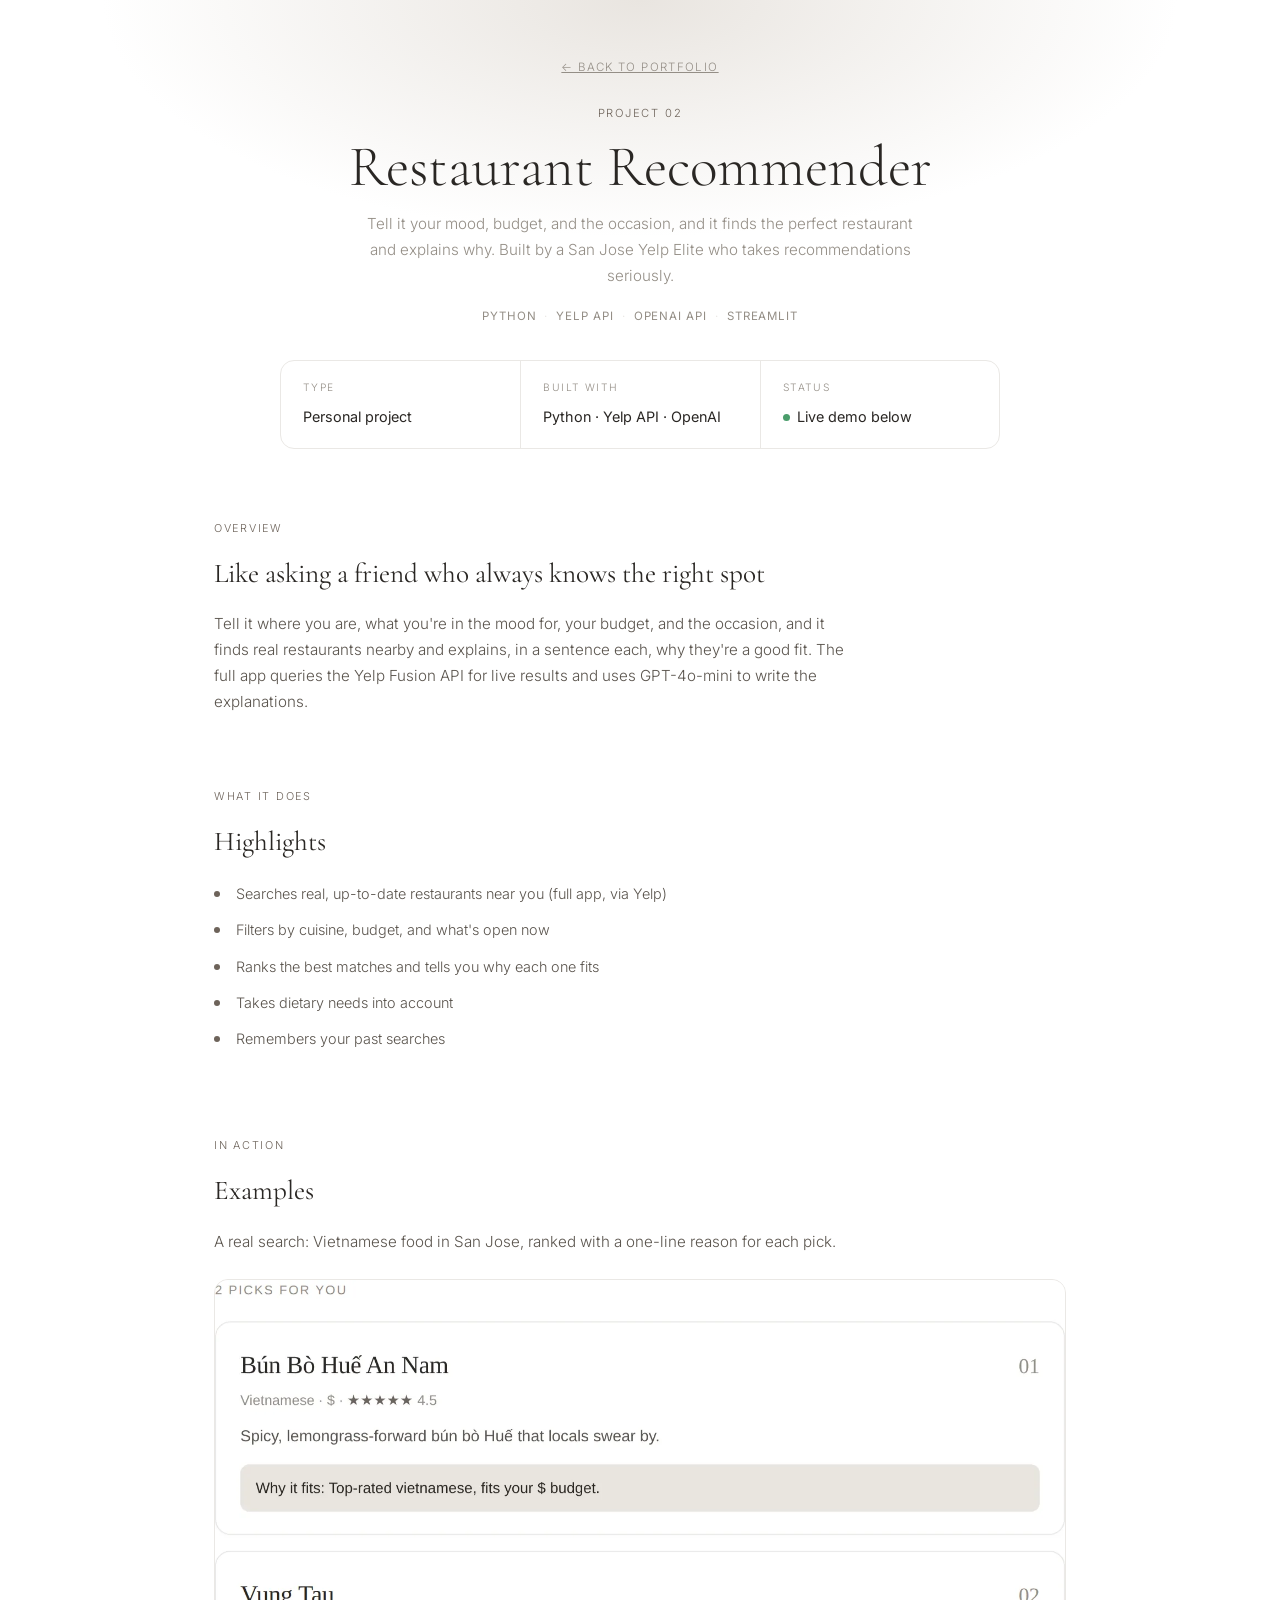
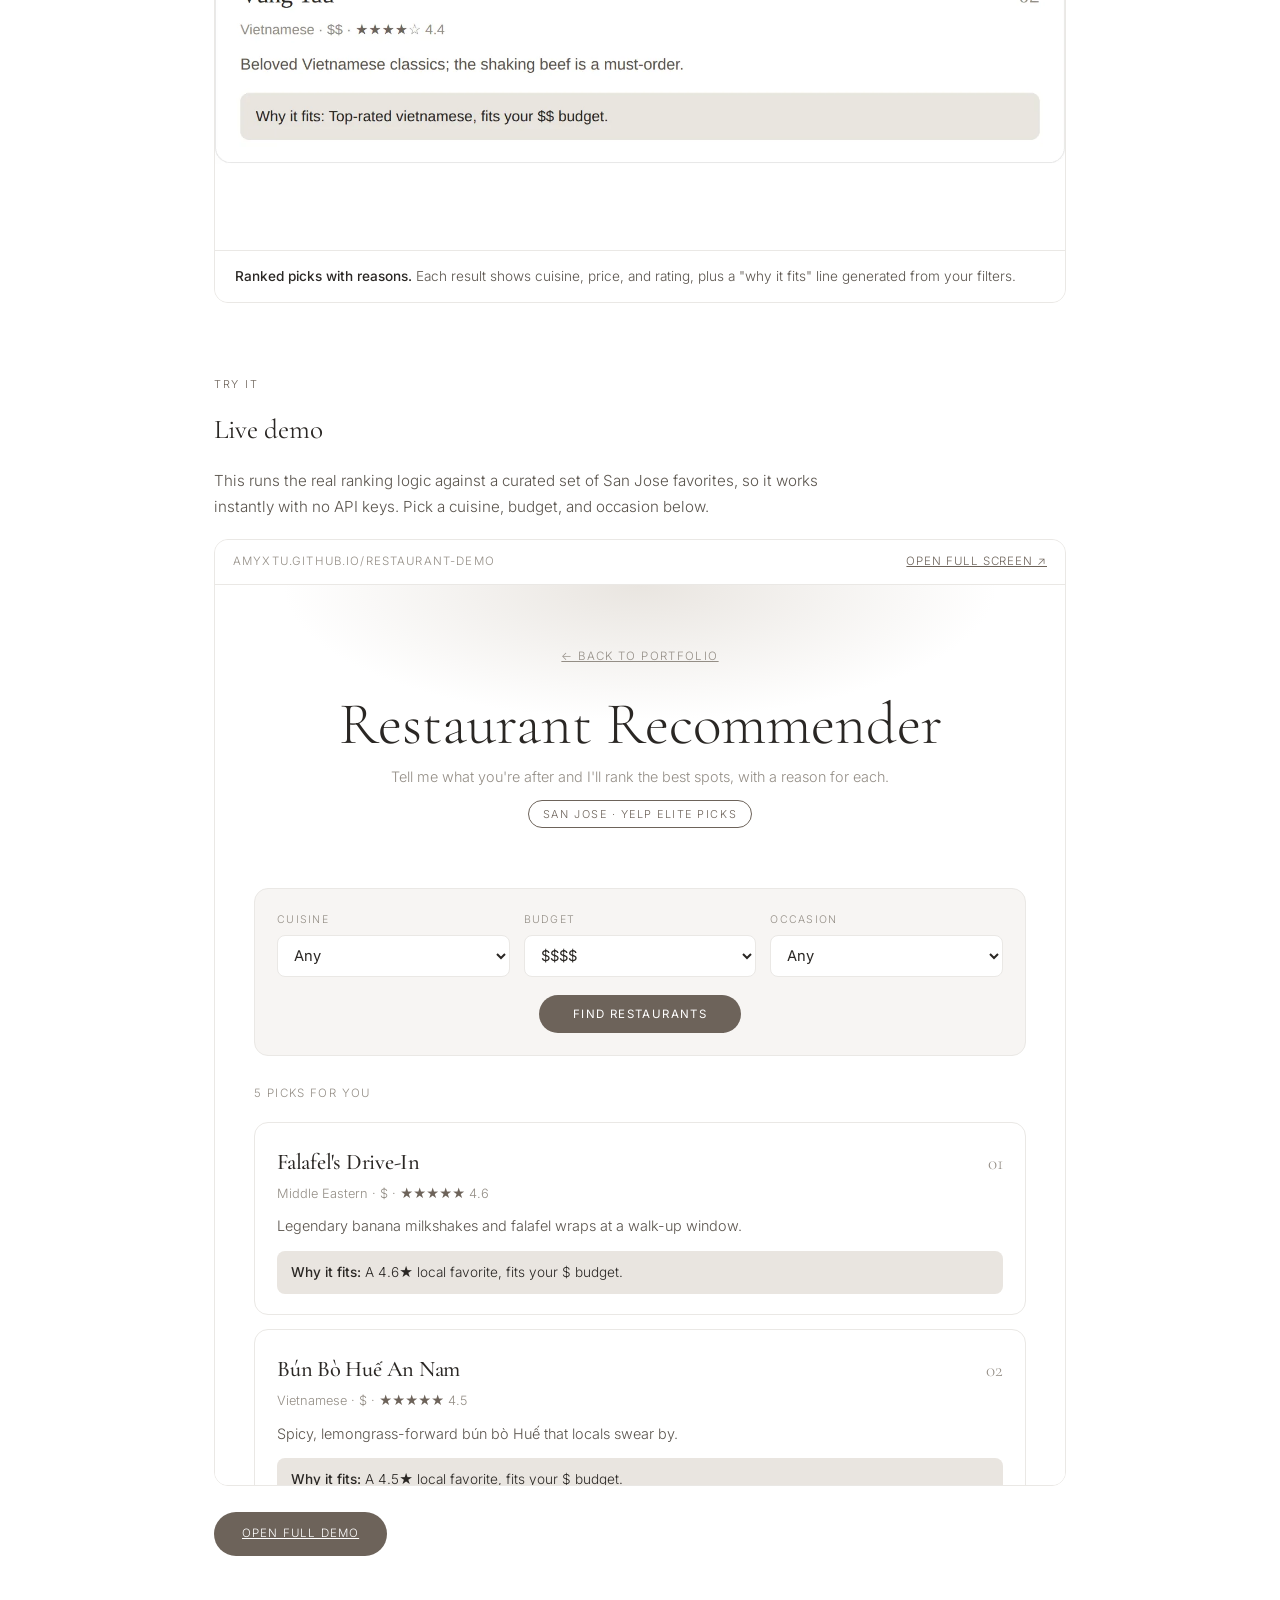
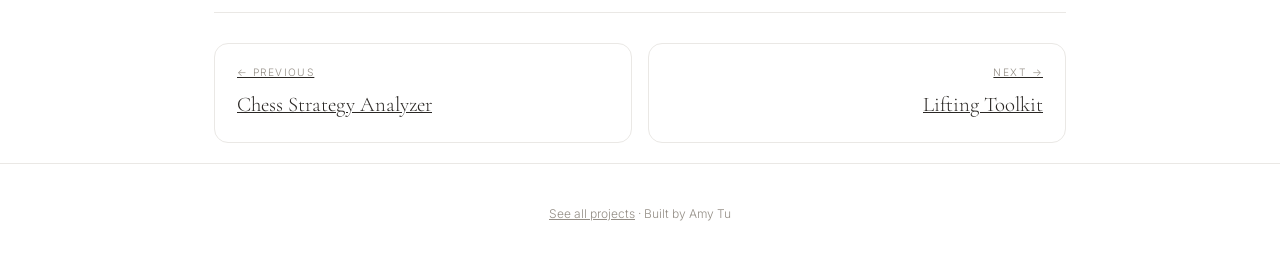
<file: projects/restaurant-recommender/index.html>
<!DOCTYPE html>
<html lang="en">
<head>
  <meta charset="UTF-8" />
  <meta name="viewport" content="width=device-width, initial-scale=1.0" />
  <title>Restaurant Recommender · Amy Tu</title>
  <meta name="description" content="Restaurant Recommender: tell it your mood, budget, and occasion and it finds the perfect spot. Try the live demo, with curated San Jose Yelp Elite picks, right on this page." />
  <link rel="canonical" href="https://amyxtu.github.io/projects/restaurant-recommender/" />
  <meta name="theme-color" content="#6d635a" />

  <meta property="og:type" content="website" />
  <meta property="og:url" content="https://amyxtu.github.io/projects/restaurant-recommender/" />
  <meta property="og:title" content="Restaurant Recommender · Amy Tu" />
  <meta property="og:description" content="Tell it your mood, budget, and occasion, and it finds the perfect restaurant and explains why." />
  <meta property="og:image" content="https://amyxtu.github.io/assets/shots/restaurant-results.webp" />
  <meta property="og:image:alt" content="Ranked restaurant results with reasons for each pick" />

  <meta name="twitter:card" content="summary_large_image" />
  <meta name="twitter:title" content="Restaurant Recommender · Amy Tu" />
  <meta name="twitter:description" content="Tell it your mood, budget, and occasion, and it finds the perfect restaurant and explains why." />
  <meta name="twitter:image" content="https://amyxtu.github.io/assets/shots/restaurant-results.webp" />

  <link rel="icon" href="../../favicon.svg" type="image/svg+xml" />
  <link rel="preconnect" href="https://fonts.googleapis.com" />
  <link rel="preconnect" href="https://fonts.gstatic.com" crossorigin />
  <link href="https://fonts.googleapis.com/css2?family=Cormorant+Garamond:wght@300;400;500&family=Inter:wght@300;400;500&display=swap" rel="stylesheet" />
  <link rel="stylesheet" href="../project.css" />
</head>
<body>
  <header class="hero">
    <div class="wrap">
      <a class="back" href="../../">&larr; Back to portfolio</a>
      <span class="eyebrow">Project 02</span>
      <h1>Restaurant Recommender</h1>
      <p class="tagline">Tell it your mood, budget, and the occasion, and it finds the perfect restaurant and explains why. Built by a San Jose Yelp Elite who takes recommendations seriously.</p>
      <div class="tags"><span>Python</span><span>Yelp API</span><span>OpenAI API</span><span>Streamlit</span></div>
      <div class="facts">
        <div class="fact"><span class="k">Type</span><span class="v">Personal project</span></div>
        <div class="fact"><span class="k">Built with</span><span class="v">Python · Yelp API · OpenAI</span></div>
        <div class="fact"><span class="k">Status</span><span class="v"><span class="live-dot"></span>Live demo below</span></div>
      </div>
    </div>
  </header>

  <main class="wrap">
    <section>
      <span class="section-label">Overview</span>
      <h2>Like asking a friend who always knows the right spot</h2>
      <p class="lead">Tell it where you are, what you're in the mood for, your budget, and the occasion, and it finds real restaurants nearby and explains, in a sentence each, why they're a good fit. The full app queries the Yelp Fusion API for live results and uses GPT-4o-mini to write the explanations.</p>
    </section>

    <section>
      <span class="section-label">What it does</span>
      <h2>Highlights</h2>
      <ul class="features">
        <li>Searches real, up-to-date restaurants near you (full app, via Yelp)</li>
        <li>Filters by cuisine, budget, and what's open now</li>
        <li>Ranks the best matches and tells you why each one fits</li>
        <li>Takes dietary needs into account</li>
        <li>Remembers your past searches</li>
      </ul>
    </section>

    <section>
      <span class="section-label">In action</span>
      <h2>Examples</h2>
      <p class="lead" style="margin-bottom:24px">A real search: Vietnamese food in San Jose, ranked with a one-line reason for each pick.</p>
      <div class="gallery">
        <figure class="shot">
          <img src="../../assets/shots/restaurant-results.webp" alt="Ranked restaurant results with cuisine, price, rating, and a why-it-fits reason for each" loading="lazy" width="1544" height="1036" />
          <figcaption><b>Ranked picks with reasons.</b> Each result shows cuisine, price, and rating, plus a "why it fits" line generated from your filters.</figcaption>
        </figure>
      </div>
    </section>

    <section>
      <span class="section-label">Try it</span>
      <h2>Live demo</h2>
      <p class="lead" style="margin-bottom:20px">This runs the real ranking logic against a curated set of San Jose favorites, so it works instantly with no API keys. Pick a cuisine, budget, and occasion below.</p>
      <div class="demo-frame-wrap">
        <div class="demo-toolbar">
          <span class="label">amyxtu.github.io/restaurant-demo</span>
          <a href="../../restaurant-demo/" target="_blank" rel="noopener">Open full screen &#8599;</a>
        </div>
        <iframe class="demo-frame" src="../../restaurant-demo/" title="Restaurant Recommender live demo" loading="lazy"></iframe>
      </div>
      <div class="cta-row">
        <a class="btn btn-primary" href="../../restaurant-demo/" target="_blank" rel="noopener">Open Full Demo</a>
      </div>
    </section>

    <nav class="project-nav">
      <a class="prev" href="../chess-strategy-analyzer/"><span class="dir">&larr; Previous</span><span class="ttl">Chess Strategy Analyzer</span></a>
      <a class="next" href="../lifting-toolkit/"><span class="dir">Next &rarr;</span><span class="ttl">Lifting Toolkit</span></a>
    </nav>
  </main>

  <footer class="page-footer">
    <p><a href="../../#projects">See all projects</a> · Built by Amy Tu</p>
  </footer>
</body>
</html>
</file>
<file: styles.css>
/* ── Reset & Base ─────────────────────────────── */
*, *::before, *::after { box-sizing: border-box; margin: 0; padding: 0; }

:root {
  --bg:         #ffffff;
  --bg-soft:    #f7f5f3;
  --text:       #26231f;
  --text-muted: #7d766d;
  --text-light: #4e483f;
  --border:     #eae8e5;
  --accent:     #6d635a;
  --accent-soft:#e9e5e0;
  --nav-bg:     rgba(255, 255, 255, 0.82);
  --card-img-1: #eeeae5;
  --card-img-2: #eae8e4;
  --card-img-3: #e7e8e9;
  --card-img-4: #e9ece3;
  --card-img-5: #e6ecee;
  --radius:     14px;
  --radius-sm:  8px;
  --nav-h:      64px;
  --transition: 0.2s ease;
}

/* Dark theme */
[data-theme="dark"] {
  --bg:         #17161a;
  --bg-soft:    #201f22;
  --text:       #f1efec;
  --text-muted: #a29d95;
  --text-light: #d3cfc9;
  --border:     #2e2c2b;
  --accent:     #b3a89c;
  --accent-soft:#332f2a;
  --nav-bg:     rgba(23, 22, 26, 0.82);
  --card-img-1: #292724;
  --card-img-2: #262523;
  --card-img-3: #232528;
  --card-img-4: #252822;
  --card-img-5: #222729;
}

body { transition: background-color var(--transition), color var(--transition); }

html { scroll-behavior: smooth; }

body {
  font-family: 'Inter', sans-serif;
  font-weight: 400;
  background: var(--bg);
  color: var(--text);
  line-height: 1.7;
  overflow-x: hidden;
  -webkit-font-smoothing: antialiased;
}

a { color: inherit; text-decoration: none; }
img, svg { display: block; }

/* ── Container ────────────────────────────────── */
.container {
  max-width: 1060px;
  margin: 0 auto;
  padding: 0 40px;
}

/* ── Nav ──────────────────────────────────────── */
#navbar {
  position: fixed;
  top: 0; left: 0; right: 0;
  z-index: 100;
  height: var(--nav-h);
  background: var(--nav-bg);
  backdrop-filter: blur(8px);
  border-bottom: 1px solid transparent;
  transition: border-color var(--transition);
}
#navbar.scrolled { border-color: var(--border); }

.nav-inner {
  max-width: 1060px;
  margin: 0 auto;
  padding: 0 40px;
  height: 100%;
  display: flex;
  align-items: center;
  justify-content: space-between;
}

.nav-logo {
  font-family: 'Cormorant Garamond', serif;
  font-weight: 400;
  font-size: 1.15rem;
  letter-spacing: 0.03em;
  color: var(--text);
}

.nav-links {
  list-style: none;
  display: flex;
  gap: 40px;
}
.nav-links a {
  position: relative;
  font-size: 0.78rem;
  font-weight: 400;
  letter-spacing: 0.1em;
  text-transform: uppercase;
  color: var(--text-muted);
  transition: color var(--transition);
}
.nav-links a::after {
  content: "";
  position: absolute;
  left: 0;
  bottom: -5px;
  width: 100%;
  height: 1px;
  background: var(--accent);
  transform: scaleX(0);
  transform-origin: right;
  transition: transform 0.28s ease;
}
.nav-links a:hover { color: var(--accent); }
.nav-links a:hover::after {
  transform: scaleX(1);
  transform-origin: left;
}

.nav-toggle {
  display: none;
  flex-direction: column;
  gap: 5px;
  background: none;
  border: none;
  cursor: pointer;
  padding: 4px;
}
.nav-toggle span {
  display: block;
  width: 22px;
  height: 1px;
  background: var(--text);
  transition: transform var(--transition), opacity var(--transition);
}

.nav-actions {
  display: flex;
  align-items: center;
  gap: 18px;
}

.theme-toggle {
  display: inline-flex;
  align-items: center;
  justify-content: center;
  width: 34px;
  height: 34px;
  padding: 0;
  background: none;
  border: 1px solid var(--border);
  border-radius: 50%;
  color: var(--text-muted);
  cursor: pointer;
  transition: color var(--transition), border-color var(--transition);
}
.theme-toggle:hover { color: var(--accent); border-color: var(--accent); }
.theme-toggle svg { width: 16px; height: 16px; }
.theme-toggle .icon-moon { display: none; }
[data-theme="dark"] .theme-toggle .icon-sun  { display: none; }
[data-theme="dark"] .theme-toggle .icon-moon { display: block; }

/* ── Buttons ──────────────────────────────────── */
.btn {
  display: inline-flex;
  align-items: center;
  justify-content: center;
  padding: 14px 36px;
  font-family: 'Inter', sans-serif;
  font-size: 0.78rem;
  font-weight: 400;
  letter-spacing: 0.12em;
  text-transform: uppercase;
  cursor: pointer;
  transition: all var(--transition);
  border: none;
  border-radius: 999px;
}
.btn-primary {
  background: var(--accent);
  color: #fff;
  box-shadow: 0 6px 18px -8px var(--accent);
}
.btn-primary:hover { filter: brightness(1.06); transform: translateY(-1px); }

.btn-secondary {
  background: transparent;
  color: var(--text);
  border: 1px solid var(--accent);
}
.btn-secondary:hover {
  background: var(--accent);
  color: #fff;
  border-color: var(--accent);
}
.btn-full { width: 100%; }

/* ── Section headings ─────────────────────────── */
.section-label {
  display: block;
  font-size: 0.7rem;
  font-weight: 400;
  letter-spacing: 0.18em;
  text-transform: uppercase;
  color: var(--accent);
  margin-bottom: 20px;
}
.section-label::before {
  content: "❀";
  margin-right: 9px;
  font-size: 0.85rem;
  vertical-align: -1px;
}
.section-title {
  font-family: 'Cormorant Garamond', serif;
  font-weight: 400;
  font-size: clamp(2.2rem, 5vw, 3.6rem);
  line-height: 1.1;
  letter-spacing: -0.01em;
  margin-bottom: 18px;
}
.section-sub {
  color: var(--text-muted);
  font-size: 0.92rem;
  margin-bottom: 56px;
  max-width: 480px;
}

/* ── Hero ─────────────────────────────────────── */
#hero {
  position: relative;
  min-height: 100vh;
  min-height: 100svh;
  display: flex;
  align-items: center;
  padding: calc(var(--nav-h) + 36px) 0 60px;
  background: linear-gradient(125deg, #f7ead8 0%, #efe6dc 32%, #e7ece2 64%, #ece1e6 100%);
  background-size: 300% 300%;
  animation: heroGradient 22s ease infinite;
  border-bottom: 1px solid var(--border);
}
@keyframes heroGradient {
  0%, 100% { background-position: 0% 50%; }
  50%      { background-position: 100% 50%; }
}

.hero-inner {
  width: 100%;
  max-width: 1060px;
  margin: 0 auto;
  padding: 0 40px;
  display: grid;
  grid-template-columns: 1fr 370px;
  gap: 60px;
  align-items: center;
}

.hero-card {
  background: rgba(255, 255, 255, 0.5);
  backdrop-filter: blur(18px);
  -webkit-backdrop-filter: blur(18px);
  border: 1px solid rgba(255, 255, 255, 0.65);
  border-radius: 26px;
  padding: 44px 44px 40px;
  box-shadow: 0 30px 70px -34px rgba(60, 50, 40, 0.45);
  opacity: 0;
  animation: fadeUp 0.8s 0.1s forwards;
}
.hero-greeting {
  font-size: 0.82rem;
  color: var(--text-muted);
  font-weight: 400;
  letter-spacing: 0.16em;
  text-transform: uppercase;
  margin-bottom: 12px;
  min-height: 1.2em;
}
.wave {
  display: inline-block;
  transform-origin: 70% 80%;
  animation: wave 2.6s ease-in-out infinite;
}
@keyframes wave {
  0%, 60%, 100% { transform: rotate(0deg); }
  10%, 30%      { transform: rotate(14deg); }
  20%           { transform: rotate(-8deg); }
}
.caret {
  display: inline-block;
  width: 1px;
  height: 0.95em;
  margin-left: 2px;
  vertical-align: -0.1em;
  background: var(--accent);
  animation: caretBlink 1s step-end infinite;
}
@keyframes caretBlink {
  0%, 100% { opacity: 1; }
  50%      { opacity: 0; }
}
.hero-name {
  font-family: 'Cormorant Garamond', serif;
  font-weight: 400;
  font-size: clamp(3.2rem, 6vw, 5rem);
  line-height: 0.98;
  letter-spacing: -0.02em;
  margin-bottom: 16px;
  color: var(--text);
}
.hero-tagline {
  font-size: 0.95rem;
  color: var(--text-light);
  font-weight: 400;
  letter-spacing: 0.02em;
  margin-bottom: 20px;
}
.hero-status {
  display: inline-flex;
  align-items: center;
  gap: 9px;
  margin: 0 0 28px;
  padding: 8px 18px;
  font-size: 0.76rem;
  font-weight: 400;
  color: var(--text-light);
  background: rgba(255, 255, 255, 0.55);
  border: 1px solid var(--border);
  border-radius: 999px;
}
.status-dot {
  width: 8px;
  height: 8px;
  flex-shrink: 0;
  border-radius: 50%;
  background: #4a9d6b;
  animation: statusPulse 2s ease-in-out infinite;
}
@keyframes statusPulse {
  0%, 100% { box-shadow: 0 0 0 0 rgba(74, 157, 107, 0.45); }
  50%      { box-shadow: 0 0 0 5px rgba(74, 157, 107, 0); }
}
.hero-cta {
  display: flex;
  gap: 12px;
  flex-wrap: wrap;
}

.hero-portrait {
  width: 100%;
  max-width: 370px;
  aspect-ratio: 4 / 5;
  margin: 0 auto;
  opacity: 0;
  animation: fadeUp 0.8s 0.25s forwards;
}
.hero-portrait img {
  width: 100%;
  height: 100%;
  object-fit: cover;
  object-position: 62% 14%;
  border-radius: 24px;
  border: 6px solid rgba(255, 255, 255, 0.75);
  box-shadow: 0 36px 72px -28px rgba(60, 50, 40, 0.6);
}

[data-theme="dark"] #hero {
  background: linear-gradient(125deg, #221e25, #1c1a1f, #1a1d1c, #201b20);
  background-size: 300% 300%;
  animation: heroGradient 22s ease infinite;
}
[data-theme="dark"] .hero-card {
  background: rgba(36, 33, 39, 0.5);
  border-color: rgba(255, 255, 255, 0.08);
}
[data-theme="dark"] .hero-status { background: rgba(36, 33, 39, 0.5); }
[data-theme="dark"] .hero-portrait img { border-color: rgba(255, 255, 255, 0.12); }

@media (prefers-reduced-motion: reduce) {
  #hero, [data-theme="dark"] #hero { animation: none; }
  .wave { animation: none; }
}

/* ── About ────────────────────────────────────── */
#about { padding: 120px 0; }

.about-grid {
  max-width: 760px;
}

.about-text > p {
  color: var(--text-light);
  margin-bottom: 22px;
  font-size: 0.95rem;
  line-height: 1.85;
  font-weight: 300;
}
.about-text > p a {
  color: var(--accent);
  font-weight: 400;
  border-bottom: 1px solid var(--accent-soft);
  transition: border-color var(--transition);
}
.about-text > p a:hover { border-color: var(--accent); }
.about-text h3 {
  font-size: 0.7rem;
  font-weight: 400;
  letter-spacing: 0.16em;
  text-transform: uppercase;
  color: var(--text-muted);
  margin-bottom: 16px;
}
.skills { margin: 36px 0 40px; }
.skill-tags {
  list-style: none;
  display: flex;
  flex-wrap: wrap;
  gap: 8px;
}
.skill-tags li {
  padding: 5px 15px;
  font-size: 0.77rem;
  font-weight: 400;
  letter-spacing: 0.04em;
  color: var(--text-light);
  border: 1px solid var(--border);
  background: var(--bg-soft);
  border-radius: 999px;
  transition: color var(--transition), border-color var(--transition), background var(--transition);
}
.skill-tags li:hover {
  color: var(--accent);
  border-color: var(--accent);
  background: var(--accent-soft);
}
.skill-tags li {
  display: inline-flex;
  align-items: center;
  gap: 7px;
}
.skill-tags li svg {
  width: 13px;
  height: 13px;
  color: var(--accent);
  flex: none;
}

/* ── Experience ───────────────────────────────── */
#experience { padding: 150px 0; background: var(--bg-soft); }

.timeline {
  list-style: none;
  position: relative;
  max-width: 720px;
}
.timeline::before {
  content: "";
  position: absolute;
  left: 7px;
  top: 6px;
  bottom: 6px;
  width: 1px;
  background: var(--border);
}
.timeline-item {
  position: relative;
  padding-left: 44px;
  padding-bottom: 44px;
}
.timeline-item:last-child { padding-bottom: 0; }
.timeline-item::before {
  content: "";
  position: absolute;
  left: 2px;
  top: 6px;
  width: 11px;
  height: 11px;
  border-radius: 50%;
  background: var(--bg-soft);
  border: 1px solid var(--text-muted);
  transition: background var(--transition), border-color var(--transition);
}
.timeline-item:hover::before { background: var(--accent); border-color: var(--accent); }

.timeline-date {
  display: block;
  font-size: 0.7rem;
  font-weight: 400;
  letter-spacing: 0.14em;
  text-transform: uppercase;
  color: var(--text-muted);
  margin-bottom: 8px;
}
.timeline-body h3 {
  font-family: 'Cormorant Garamond', serif;
  font-weight: 400;
  font-size: 1.4rem;
  line-height: 1.25;
  letter-spacing: -0.01em;
  margin-bottom: 2px;
}
.timeline-org {
  font-size: 0.82rem;
  font-weight: 400;
  color: var(--text-light);
}
.timeline-head {
  display: flex;
  align-items: center;
  gap: 14px;
  margin-bottom: 10px;
}
.timeline-logo {
  width: 42px;
  height: 42px;
  flex-shrink: 0;
  display: flex;
  align-items: center;
  justify-content: center;
  font-family: 'Inter', sans-serif;
  font-size: 1.05rem;
  font-weight: 500;
  color: var(--logo-fg);
  background: var(--logo-bg);
  border: 1px solid var(--border);
  border-radius: 12px;
  transition: transform var(--transition);
}
.timeline-item:hover .timeline-logo { transform: scale(1.08) rotate(-4deg); }
.timeline-body p:last-child {
  font-size: 0.88rem;
  color: var(--text-muted);
  line-height: 1.75;
}

/* ── Projects ─────────────────────────────────── */
#leadership { padding: 120px 0; }
#projects { padding: 120px 0; }

.projects-grid {
  display: grid;
  grid-template-columns: repeat(auto-fill, minmax(310px, 1fr));
  gap: 24px;
}
.project-card {
  background: var(--bg);
  border: 1px solid var(--border);
  border-radius: var(--radius);
  overflow: hidden;
  transition: box-shadow var(--transition), transform var(--transition);
}
.project-card:hover {
  box-shadow: 0 20px 44px -22px var(--accent);
  transform: translateY(-3px);
}

.project-img { height: 220px; }
.project-img-1 { background: var(--card-img-1); }
.project-img-2 { background: var(--card-img-2); }
.project-img-3 { background: var(--card-img-3); }
.project-img-4 { background: var(--card-img-4); }
.project-img-5 { background: var(--card-img-5); }

.project-body { padding: 28px 28px 32px; }
.project-tags {
  display: flex;
  flex-wrap: wrap;
  align-items: center;
  gap: 0;
  margin-bottom: 14px;
}
.project-tags span {
  font-size: 0.7rem;
  font-weight: 400;
  letter-spacing: 0.08em;
  text-transform: uppercase;
  color: var(--text-muted);
  background: none;
  border: none;
  padding: 0;
}
.project-tags span + span::before {
  content: "·";
  margin: 0 8px;
  color: var(--border);
}
.project-body h3 {
  font-family: 'Cormorant Garamond', serif;
  font-weight: 400;
  font-size: 1.45rem;
  letter-spacing: -0.01em;
  margin-bottom: 10px;
  line-height: 1.2;
}
.project-body p {
  font-size: 0.85rem;
  color: var(--text-muted);
  margin-bottom: 24px;
  line-height: 1.75;
}
.project-links { display: flex; gap: 24px; }
.link-icon {
  display: inline-flex;
  align-items: center;
  gap: 6px;
  font-size: 0.75rem;
  font-weight: 400;
  letter-spacing: 0.08em;
  text-transform: uppercase;
  color: var(--text-muted);
  transition: color var(--transition);
  border-bottom: 1px solid transparent;
  padding-bottom: 1px;
}
.link-icon:hover {
  color: var(--accent);
  border-color: var(--accent);
}
.link-icon svg { width: 13px; height: 13px; }

/* Interactive project cards */
.project-card { display: block; }
.project-card:focus-visible {
  outline: 2px solid var(--accent);
  outline-offset: 3px;
}
.project-img {
  position: relative;
  overflow: hidden;
}
.project-img img {
  width: 100%;
  height: 100%;
  object-fit: cover;
  object-position: center;
  transition: transform 0.5s ease;
}
.project-card:hover .project-img img { transform: scale(1.04); }
.project-img::after {
  content: "";
  position: absolute;
  inset: 0;
  border-bottom: 1px solid var(--border);
}
.project-index {
  position: absolute;
  right: 14px;
  top: 12px;
  z-index: 1;
  font-family: 'Cormorant Garamond', serif;
  font-size: 1.15rem;
  line-height: 1;
  color: var(--text);
  background: color-mix(in srgb, var(--bg) 85%, transparent);
  backdrop-filter: blur(4px);
  border: 1px solid var(--border);
  border-radius: 999px;
  padding: 6px 12px;
}
.project-more {
  display: inline-flex;
  align-items: center;
  gap: 6px;
  font-size: 0.72rem;
  font-weight: 500;
  letter-spacing: 0.1em;
  text-transform: uppercase;
  color: var(--accent);
}
.project-more span { transition: transform var(--transition); }
.project-card:hover .project-more span { transform: translateX(4px); }

/* ── Contact ──────────────────────────────────── */
#contact { padding: 120px 0; }

.contact-grid {
  display: grid;
  grid-template-columns: 220px 1fr;
  gap: 96px;
  align-items: start;
}
.contact-info { padding-top: 4px; }
.contact-item {
  display: flex;
  align-items: center;
  gap: 12px;
  color: var(--text-muted);
  font-size: 0.85rem;
  font-weight: 300;
  margin-bottom: 18px;
}
.contact-item svg { width: 15px; height: 15px; flex-shrink: 0; color: #aaa; }

.social-links {
  display: flex;
  gap: 12px;
  margin-top: 36px;
}
.social-links a {
  width: 38px; height: 38px;
  display: flex; align-items: center; justify-content: center;
  border: 1px solid var(--border);
  border-radius: 50%;
  color: var(--text-muted);
  transition: all var(--transition);
}
.social-links a:hover {
  color: #fff;
  background: var(--accent);
  border-color: var(--accent);
}
.social-links svg { width: 15px; height: 15px; }

/* ── Form ─────────────────────────────────────── */
.contact-form {
  display: flex;
  flex-direction: column;
  gap: 28px;
}
.form-row {
  display: grid;
  grid-template-columns: 1fr 1fr;
  gap: 28px;
}
.form-group {
  display: flex;
  flex-direction: column;
  gap: 8px;
}
.form-group label {
  font-size: 0.7rem;
  font-weight: 400;
  letter-spacing: 0.14em;
  text-transform: uppercase;
  color: var(--text-muted);
}
.form-group input,
.form-group textarea {
  background: transparent;
  border: none;
  border-bottom: 1px solid var(--border);
  border-radius: 0;
  padding: 10px 0;
  font-family: 'Inter', sans-serif;
  font-size: 0.9rem;
  font-weight: 300;
  color: var(--text);
  outline: none;
  transition: border-color var(--transition);
  resize: none;
  width: 100%;
}
.form-group input::placeholder,
.form-group textarea::placeholder { color: #ccc; }
.form-group input:focus,
.form-group textarea:focus { border-color: var(--accent); }
.form-group input.invalid,
.form-group textarea.invalid { border-color: #c0392b; }

.form-error {
  font-size: 0.75rem;
  color: #c0392b;
  font-weight: 300;
  min-height: 18px;
}
.form-success {
  text-align: center;
  color: #2d6a4f;
  font-size: 0.85rem;
  font-weight: 300;
  padding: 16px;
  border: 1px solid #b7e4c7;
  background: #f0faf4;
}
.form-fail {
  text-align: center;
  color: #c0392b;
  font-size: 0.85rem;
  font-weight: 300;
  padding: 16px;
  border: 1px solid #f5c6c0;
  background: #fdf0ef;
}
.form-fail a { color: inherit; text-decoration: underline; }

/* ── Footer ───────────────────────────────────── */
footer {
  text-align: center;
  padding: 36px 40px;
  color: var(--text-muted);
  font-size: 0.75rem;
  font-weight: 300;
  letter-spacing: 0.06em;
  border-top: 1px solid var(--border);
}

/* ── Animations ───────────────────────────────── */
@keyframes fadeUp {
  from { opacity: 0; transform: translateY(20px); }
  to   { opacity: 1; transform: translateY(0); }
}
@keyframes fadeIn {
  from { opacity: 0; }
  to   { opacity: 0.55; }
}

/* Scroll-reveal */
.reveal {
  opacity: 0;
  transform: translateY(24px);
  transition: opacity 0.7s ease, transform 0.7s ease;
}
.reveal.visible {
  opacity: 1;
  transform: none;
}

/* ── Responsive ───────────────────────────────── */
@media (max-width: 768px) {
  .container { padding: 0 24px; }
  .nav-inner { padding: 0 24px; }

  .nav-links { display: none; }
  .nav-toggle { display: flex; }
  .nav-links.open {
    display: flex;
    flex-direction: column;
    position: fixed;
    top: var(--nav-h);
    left: 0;
    right: 0;
    height: calc(100vh - var(--nav-h));
    height: calc(100dvh - var(--nav-h));
    background: var(--bg);
    align-items: center;
    justify-content: center;
    gap: 40px;
    font-size: 1rem;
    z-index: 90;
  }

  .hero-inner {
    grid-template-columns: 1fr;
    gap: 30px;
    padding: 0 24px;
  }
  .hero-portrait { order: -1; max-width: 240px; margin: 0 auto; }
  .hero-card { padding: 34px 28px 30px; }

  #about, #experience, #leadership, #projects, #contact { padding: 100px 0; }

  .contact-grid {
    grid-template-columns: 1fr;
    gap: 48px;
  }
  .form-row { grid-template-columns: 1fr; }
  .section-sub { margin-bottom: 48px; }
}

@media (max-width: 480px) {
  .hero-cta { flex-direction: column; align-items: stretch; }
  .hero-cta .btn { justify-content: center; }
  .projects-grid { grid-template-columns: 1fr; }
  .hero-status { font-size: 0.68rem; padding: 7px 13px; }
}
</file>
<file: projects/project.css>
*,*::before,*::after{box-sizing:border-box;margin:0;padding:0}
:root{
  --bg:#ffffff;--bg-soft:#f7f5f3;--text:#2a2724;--muted:#948e86;--light:#5a544d;
  --border:#eae8e5;--accent:#6d635a;--accent-soft:#e9e5e0;--radius:14px;
}
body{font-family:'Inter',sans-serif;font-weight:300;background:var(--bg);color:var(--text);line-height:1.7;-webkit-font-smoothing:antialiased}
.wrap{max-width:900px;margin:0 auto;padding:0 24px}
a{color:inherit}

header.hero{padding:52px 0 34px;text-align:center;background:radial-gradient(60% 70% at 50% 0%,var(--accent-soft),transparent 70%)}
.back{display:inline-flex;align-items:center;gap:6px;font-size:.72rem;letter-spacing:.12em;text-transform:uppercase;color:var(--muted);margin-bottom:26px;transition:color .2s}
.back:hover{color:var(--accent)}
.eyebrow{display:block;font-size:.7rem;letter-spacing:.16em;text-transform:uppercase;color:var(--accent);margin-bottom:14px}
h1{font-family:'Cormorant Garamond',serif;font-weight:300;font-size:clamp(2.4rem,6.5vw,3.6rem);line-height:1.05}
.tagline{color:var(--muted);font-size:.95rem;margin-top:14px;max-width:560px;margin-left:auto;margin-right:auto}
.tags{display:flex;flex-wrap:wrap;gap:0;justify-content:center;margin-top:18px}
.tags span{font-size:.72rem;font-weight:400;letter-spacing:.08em;text-transform:uppercase;color:var(--muted)}
.tags span+span::before{content:"·";margin:0 8px;color:var(--border)}

section{padding:36px 0}
.section-label{display:block;font-size:.68rem;letter-spacing:.16em;text-transform:uppercase;color:var(--accent);margin-bottom:14px}
h2{font-family:'Cormorant Garamond',serif;font-weight:400;font-size:1.7rem;margin-bottom:14px}
p.lead{color:var(--light);font-size:.95rem;max-width:640px}
ul.features{list-style:none;margin-top:16px;max-width:640px}
ul.features li{position:relative;padding-left:22px;margin-bottom:12px;font-size:.9rem;color:var(--light)}
ul.features li::before{content:"";position:absolute;left:0;top:9px;width:6px;height:6px;border-radius:50%;background:var(--accent)}

/* Facts bar under the hero */
.facts{display:grid;grid-template-columns:repeat(3,1fr);gap:0;max-width:720px;margin:34px auto 0;border:1px solid var(--border);border-radius:var(--radius);overflow:hidden}
.fact{padding:18px 22px;text-align:left}
.fact+.fact{border-left:1px solid var(--border)}
.fact .k{display:block;font-size:.64rem;letter-spacing:.14em;text-transform:uppercase;color:var(--muted);margin-bottom:6px}
.fact .v{font-size:.9rem;color:var(--text);font-weight:400}
.fact .v .live-dot{display:inline-block;width:7px;height:7px;border-radius:50%;background:#4a9d6b;margin-right:7px;vertical-align:1px;animation:lp 2s ease-in-out infinite}
@keyframes lp{0%,100%{box-shadow:0 0 0 0 rgba(74,157,107,.45)}50%{box-shadow:0 0 0 5px rgba(74,157,107,0)}}
@media(max-width:640px){.facts{grid-template-columns:1fr}.fact+.fact{border-left:none;border-top:1px solid var(--border)}}

/* "In action" example gallery */
.gallery{display:flex;flex-direction:column;gap:34px;margin-top:8px}
.shot{border:1px solid var(--border);border-radius:var(--radius);overflow:hidden;background:var(--bg-soft)}
.shot img{display:block;width:100%;height:auto}
.shot figcaption{padding:14px 20px;font-size:.85rem;color:var(--light);border-top:1px solid var(--border);background:var(--bg)}
.shot figcaption b{color:var(--text);font-weight:500}

/* Prev / next project nav */
.project-nav{display:flex;justify-content:space-between;gap:16px;flex-wrap:wrap;margin-top:20px;padding-top:30px;border-top:1px solid var(--border)}
.project-nav a{flex:1;min-width:220px;padding:20px 22px;border:1px solid var(--border);border-radius:var(--radius);transition:border-color .2s,transform .2s,box-shadow .2s}
.project-nav a:hover{border-color:var(--accent);transform:translateY(-2px);box-shadow:0 16px 34px -24px var(--accent)}
.project-nav .dir{font-size:.64rem;letter-spacing:.14em;text-transform:uppercase;color:var(--muted);display:block;margin-bottom:6px}
.project-nav .ttl{font-family:'Cormorant Garamond',serif;font-size:1.3rem;color:var(--text)}
.project-nav .next{text-align:right}

.demo-frame-wrap{border:1px solid var(--border);border-radius:var(--radius);overflow:hidden;background:var(--bg-soft)}
iframe.demo-frame{display:block;width:100%;height:900px;border:none;background:var(--bg)}
.demo-toolbar{display:flex;justify-content:space-between;align-items:center;padding:12px 18px;border-bottom:1px solid var(--border);background:var(--bg)}
.demo-toolbar .label{font-size:.72rem;letter-spacing:.1em;text-transform:uppercase;color:var(--muted)}
.demo-toolbar a{font-size:.72rem;letter-spacing:.08em;text-transform:uppercase;color:var(--accent);display:inline-flex;align-items:center;gap:6px}
.demo-toolbar a:hover{text-decoration:underline}

.cta-row{display:flex;gap:14px;flex-wrap:wrap;margin-top:26px}
.btn{display:inline-flex;align-items:center;gap:8px;padding:12px 28px;font-size:.72rem;letter-spacing:.1em;text-transform:uppercase;border-radius:999px;cursor:pointer;transition:filter .2s,transform .2s,background .2s,color .2s}
.btn-primary{background:var(--accent);color:#fff;border:none}
.btn-primary:hover{filter:brightness(1.08);transform:translateY(-1px)}
.btn-secondary{background:transparent;color:var(--text);border:1px solid var(--accent)}
.btn-secondary:hover{background:var(--accent);color:#fff}

footer.page-footer{text-align:center;padding:40px 24px;color:var(--muted);font-size:.75rem;border-top:1px solid var(--border);margin-top:20px}
footer.page-footer a{text-decoration:underline}

@media(max-width:640px){
  iframe.demo-frame{height:1100px}
}
</file>
